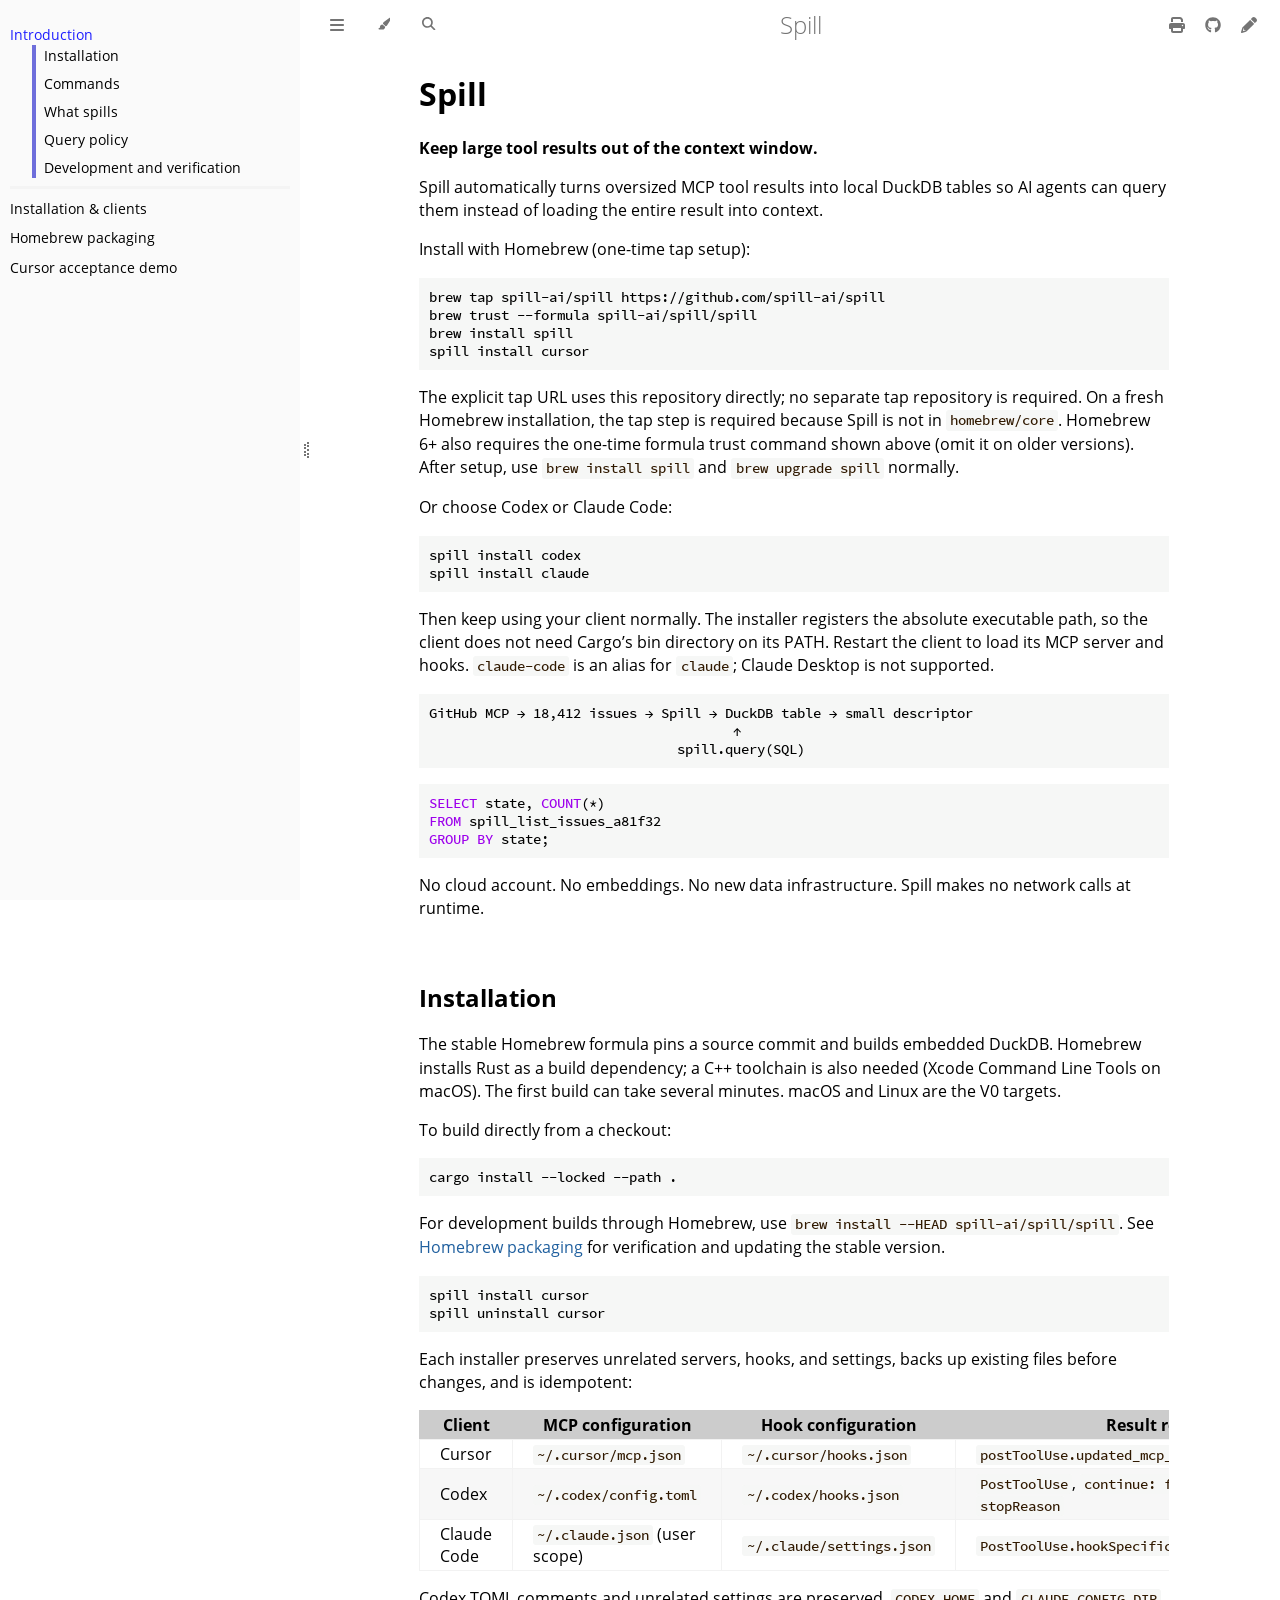
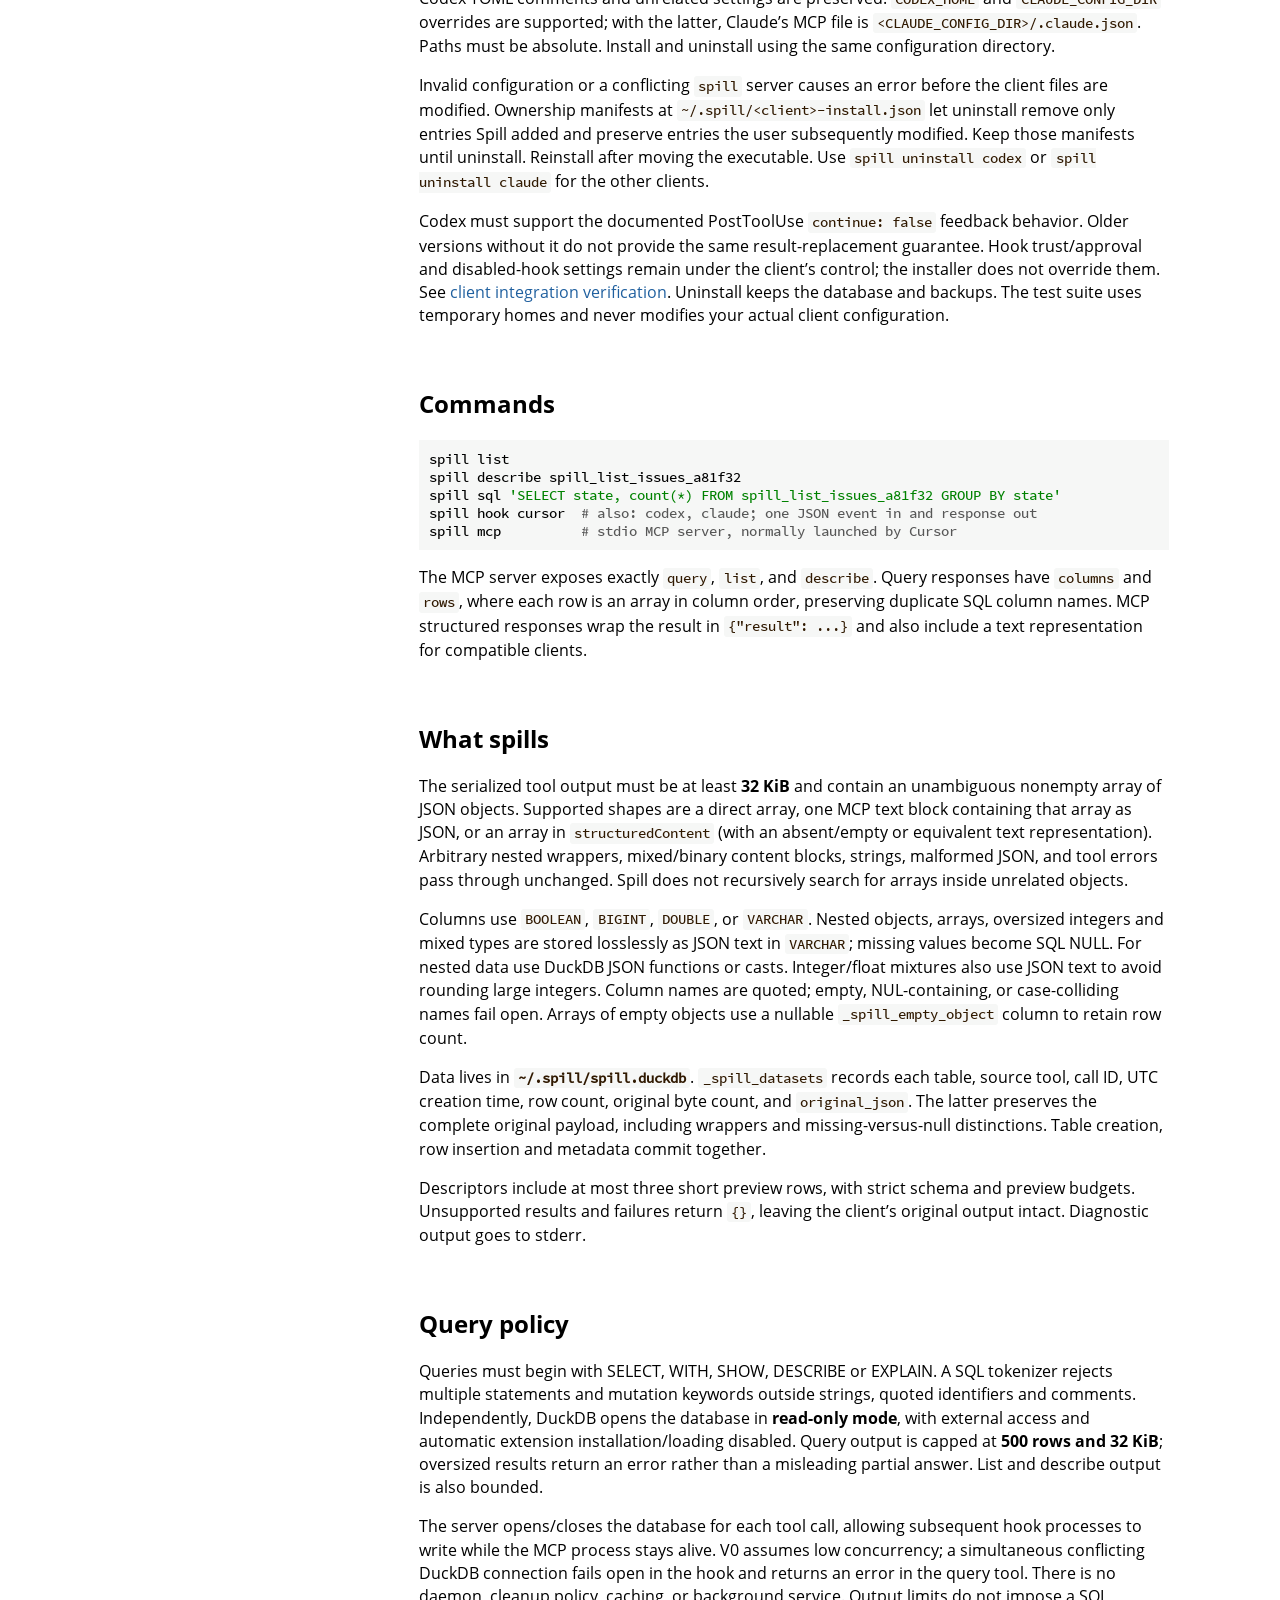
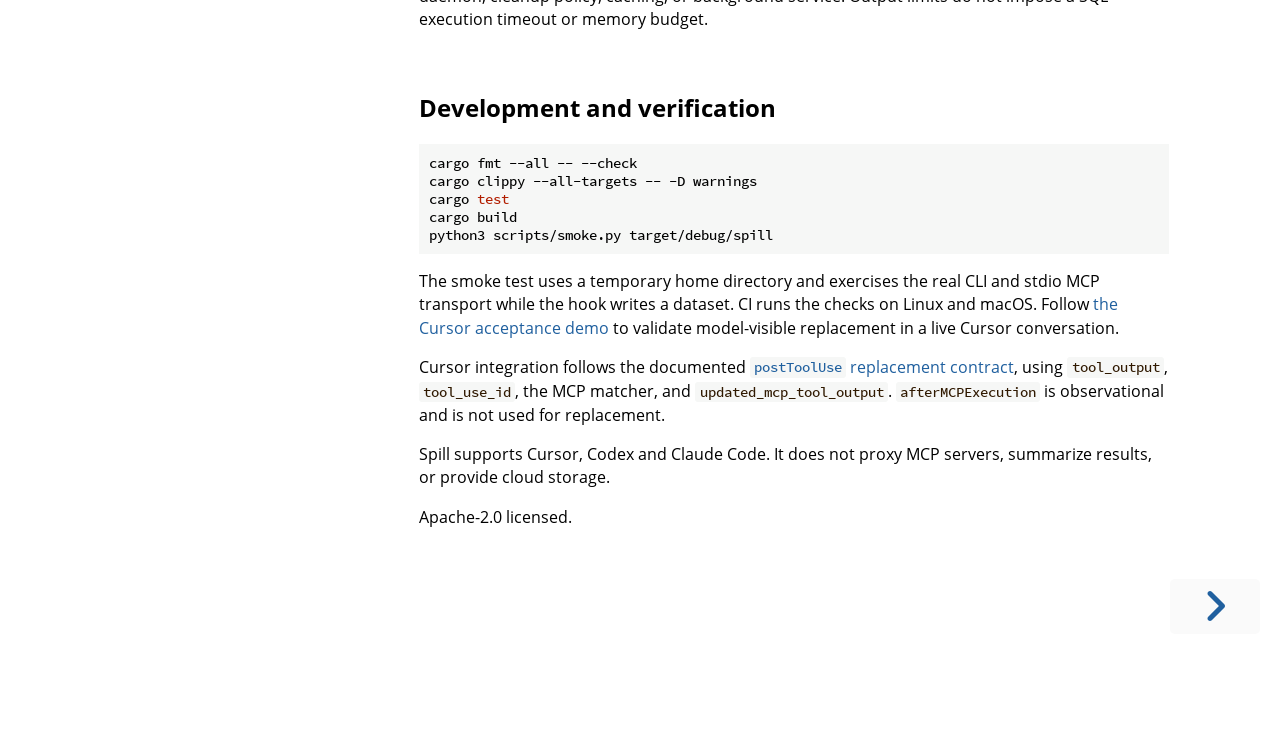
<file: book/index.html>
<!DOCTYPE HTML>
<html lang="en" class="light sidebar-visible" dir="ltr">
    <head>
        <!-- Book generated using mdBook -->
        <meta charset="UTF-8">
        <title>Introduction - Spill</title>


        <!-- Custom HTML head -->

        <meta name="description" content="Keep large MCP tool results out of the context window.">
        <meta name="viewport" content="width=device-width, initial-scale=1">
        <meta name="theme-color" content="#ffffff">

        <link rel="icon" href="favicon-de23e50b.svg">
        <link rel="shortcut icon" href="favicon-8114d1fc.png">
        <link rel="stylesheet" href="css/variables-8adf115d.css">
        <link rel="stylesheet" href="css/general-e96d0476.css">
        <link rel="stylesheet" href="css/chrome-d279d366.css">
        <link rel="stylesheet" href="css/print-9e4910d8.css" media="print">

        <!-- Fonts -->
        <link rel="stylesheet" href="fonts/fonts-9644e21d.css">

        <!-- Highlight.js Stylesheets -->
        <link rel="stylesheet" id="mdbook-highlight-css" href="highlight-493f70e1.css">
        <link rel="stylesheet" id="mdbook-tomorrow-night-css" href="tomorrow-night-4c0ae647.css">
        <link rel="stylesheet" id="mdbook-ayu-highlight-css" href="ayu-highlight-3fdfc3ac.css">

        <!-- Custom theme stylesheets -->


        <!-- Provide site root and default themes to javascript -->
        <script>
            const path_to_root = "";
            const default_light_theme = "light";
            const default_dark_theme = "navy";
            window.path_to_searchindex_js = "searchindex-efed3928.js";
        </script>
        <!-- Start loading toc.js asap -->
        <script src="toc-bd58bba1.js"></script>
    </head>
    <body>
    <div id="mdbook-help-container">
        <div id="mdbook-help-popup">
            <h2 class="mdbook-help-title">Keyboard shortcuts</h2>
            <div>
                <p>Press <kbd>←</kbd> or <kbd>→</kbd> to navigate between chapters</p>
                <p>Press <kbd>S</kbd> or <kbd>/</kbd> to search in the book</p>
                <p>Press <kbd>?</kbd> to show this help</p>
                <p>Press <kbd>Esc</kbd> to hide this help</p>
            </div>
        </div>
    </div>
    <div id="mdbook-body-container">
        <!-- Work around some values being stored in localStorage wrapped in quotes -->
        <script>
            try {
                let theme = localStorage.getItem('mdbook-theme');
                let sidebar = localStorage.getItem('mdbook-sidebar');

                if (theme.startsWith('"') && theme.endsWith('"')) {
                    localStorage.setItem('mdbook-theme', theme.slice(1, theme.length - 1));
                }

                if (sidebar.startsWith('"') && sidebar.endsWith('"')) {
                    localStorage.setItem('mdbook-sidebar', sidebar.slice(1, sidebar.length - 1));
                }
            } catch (e) { }
        </script>

        <!-- Set the theme before any content is loaded, prevents flash -->
        <script>
            const default_theme = window.matchMedia("(prefers-color-scheme: dark)").matches ? default_dark_theme : default_light_theme;
            let theme;
            try { theme = localStorage.getItem('mdbook-theme'); } catch(e) { }
            if (theme === null || theme === undefined) { theme = default_theme; }
            const html = document.documentElement;
            html.classList.remove('light')
            html.classList.add(theme);
            html.classList.add("js");
        </script>

        <input type="checkbox" id="mdbook-sidebar-toggle-anchor" class="hidden">

        <!-- Hide / unhide sidebar before it is displayed -->
        <script>
            let sidebar = null;
            const sidebar_toggle = document.getElementById("mdbook-sidebar-toggle-anchor");
            if (document.body.clientWidth >= 1080) {
                try { sidebar = localStorage.getItem('mdbook-sidebar'); } catch(e) { }
                sidebar = sidebar || 'visible';
            } else {
                sidebar = 'hidden';
                sidebar_toggle.checked = false;
            }
            if (sidebar === 'visible') {
                sidebar_toggle.checked = true;
            } else {
                html.classList.remove('sidebar-visible');
            }
        </script>

        <nav id="mdbook-sidebar" class="sidebar" aria-label="Table of contents">
            <!-- populated by js -->
            <mdbook-sidebar-scrollbox class="sidebar-scrollbox"></mdbook-sidebar-scrollbox>
            <noscript>
                <iframe class="sidebar-iframe-outer" src="toc.html"></iframe>
            </noscript>
            <div id="mdbook-sidebar-resize-handle" class="sidebar-resize-handle">
                <div class="sidebar-resize-indicator"></div>
            </div>
        </nav>

        <div id="mdbook-page-wrapper" class="page-wrapper">

            <div class="page">
                <div id="mdbook-menu-bar-hover-placeholder"></div>
                <div id="mdbook-menu-bar" class="menu-bar sticky">
                    <div class="left-buttons">
                        <label id="mdbook-sidebar-toggle" class="icon-button" for="mdbook-sidebar-toggle-anchor" title="Toggle Table of Contents" aria-label="Toggle Table of Contents" aria-controls="mdbook-sidebar">
                            <span class=fa-svg><svg xmlns="http://www.w3.org/2000/svg" viewBox="0 0 448 512"><!--! Font Awesome Free 6.2.0 by @fontawesome - https://fontawesome.com License - https://fontawesome.com/license/free (Icons: CC BY 4.0, Fonts: SIL OFL 1.1, Code: MIT License) Copyright 2022 Fonticons, Inc. --><path d="M0 96C0 78.3 14.3 64 32 64H416c17.7 0 32 14.3 32 32s-14.3 32-32 32H32C14.3 128 0 113.7 0 96zM0 256c0-17.7 14.3-32 32-32H416c17.7 0 32 14.3 32 32s-14.3 32-32 32H32c-17.7 0-32-14.3-32-32zM448 416c0 17.7-14.3 32-32 32H32c-17.7 0-32-14.3-32-32s14.3-32 32-32H416c17.7 0 32 14.3 32 32z"/></svg></span>
                        </label>
                        <button id="mdbook-theme-toggle" class="icon-button" type="button" title="Change theme" aria-label="Change theme" aria-haspopup="true" aria-expanded="false" aria-controls="mdbook-theme-list">
                            <span class=fa-svg><svg xmlns="http://www.w3.org/2000/svg" viewBox="0 0 576 512"><!--! Font Awesome Free 6.2.0 by @fontawesome - https://fontawesome.com License - https://fontawesome.com/license/free (Icons: CC BY 4.0, Fonts: SIL OFL 1.1, Code: MIT License) Copyright 2022 Fonticons, Inc. --><path d="M371.3 367.1c27.3-3.9 51.9-19.4 67.2-42.9L600.2 74.1c12.6-19.5 9.4-45.3-7.6-61.2S549.7-4.4 531.1 9.6L294.4 187.2c-24 18-38.2 46.1-38.4 76.1L371.3 367.1zm-19.6 25.4l-116-104.4C175.9 290.3 128 339.6 128 400c0 3.9 .2 7.8 .6 11.6c1.8 17.5-10.2 36.4-27.8 36.4H96c-17.7 0-32 14.3-32 32s14.3 32 32 32H240c61.9 0 112-50.1 112-112c0-2.5-.1-5-.2-7.5z"/></svg></span>
                        </button>
                        <ul id="mdbook-theme-list" class="theme-popup" aria-label="Themes" role="menu">
                            <li role="none"><button role="menuitem" class="theme" id="mdbook-theme-default_theme">Auto</button></li>
                            <li role="none"><button role="menuitem" class="theme" id="mdbook-theme-light">Light</button></li>
                            <li role="none"><button role="menuitem" class="theme" id="mdbook-theme-rust">Rust</button></li>
                            <li role="none"><button role="menuitem" class="theme" id="mdbook-theme-coal">Coal</button></li>
                            <li role="none"><button role="menuitem" class="theme" id="mdbook-theme-navy">Navy</button></li>
                            <li role="none"><button role="menuitem" class="theme" id="mdbook-theme-ayu">Ayu</button></li>
                        </ul>
                        <button id="mdbook-search-toggle" class="icon-button" type="button" title="Search (`/`)" aria-label="Toggle Searchbar" aria-expanded="false" aria-keyshortcuts="/ s" aria-controls="mdbook-searchbar">
                            <span class=fa-svg><svg xmlns="http://www.w3.org/2000/svg" viewBox="0 0 512 512"><!--! Font Awesome Free 6.2.0 by @fontawesome - https://fontawesome.com License - https://fontawesome.com/license/free (Icons: CC BY 4.0, Fonts: SIL OFL 1.1, Code: MIT License) Copyright 2022 Fonticons, Inc. --><path d="M416 208c0 45.9-14.9 88.3-40 122.7L502.6 457.4c12.5 12.5 12.5 32.8 0 45.3s-32.8 12.5-45.3 0L330.7 376c-34.4 25.2-76.8 40-122.7 40C93.1 416 0 322.9 0 208S93.1 0 208 0S416 93.1 416 208zM208 352c79.5 0 144-64.5 144-144s-64.5-144-144-144S64 128.5 64 208s64.5 144 144 144z"/></svg></span>
                        </button>
                    </div>

                    <h1 class="menu-title">Spill</h1>

                    <div class="right-buttons">
                        <a href="print.html" title="Print this book" aria-label="Print this book">
                            <span class=fa-svg id="print-button"><svg xmlns="http://www.w3.org/2000/svg" viewBox="0 0 512 512"><!--! Font Awesome Free 6.2.0 by @fontawesome - https://fontawesome.com License - https://fontawesome.com/license/free (Icons: CC BY 4.0, Fonts: SIL OFL 1.1, Code: MIT License) Copyright 2022 Fonticons, Inc. --><path d="M128 0C92.7 0 64 28.7 64 64v96h64V64H354.7L384 93.3V160h64V93.3c0-17-6.7-33.3-18.7-45.3L400 18.7C388 6.7 371.7 0 354.7 0H128zM384 352v32 64H128V384 368 352H384zm64 32h32c17.7 0 32-14.3 32-32V256c0-35.3-28.7-64-64-64H64c-35.3 0-64 28.7-64 64v96c0 17.7 14.3 32 32 32H64v64c0 35.3 28.7 64 64 64H384c35.3 0 64-28.7 64-64V384zm-16-88c-13.3 0-24-10.7-24-24s10.7-24 24-24s24 10.7 24 24s-10.7 24-24 24z"/></svg></span>
                        </a>
                        <a href="https://github.com/spill-ai/spill" title="Git repository" aria-label="Git repository">
                            <span class=fa-svg><svg xmlns="http://www.w3.org/2000/svg" viewBox="0 0 496 512"><!--! Font Awesome Free 6.2.0 by @fontawesome - https://fontawesome.com License - https://fontawesome.com/license/free (Icons: CC BY 4.0, Fonts: SIL OFL 1.1, Code: MIT License) Copyright 2022 Fonticons, Inc. --><path d="M165.9 397.4c0 2-2.3 3.6-5.2 3.6-3.3.3-5.6-1.3-5.6-3.6 0-2 2.3-3.6 5.2-3.6 3-.3 5.6 1.3 5.6 3.6zm-31.1-4.5c-.7 2 1.3 4.3 4.3 4.9 2.6 1 5.6 0 6.2-2s-1.3-4.3-4.3-5.2c-2.6-.7-5.5.3-6.2 2.3zm44.2-1.7c-2.9.7-4.9 2.6-4.6 4.9.3 2 2.9 3.3 5.9 2.6 2.9-.7 4.9-2.6 4.6-4.6-.3-1.9-3-3.2-5.9-2.9zM244.8 8C106.1 8 0 113.3 0 252c0 110.9 69.8 205.8 169.5 239.2 12.8 2.3 17.3-5.6 17.3-12.1 0-6.2-.3-40.4-.3-61.4 0 0-70 15-84.7-29.8 0 0-11.4-29.1-27.8-36.6 0 0-22.9-15.7 1.6-15.4 0 0 24.9 2 38.6 25.8 21.9 38.6 58.6 27.5 72.9 20.9 2.3-16 8.8-27.1 16-33.7-55.9-6.2-112.3-14.3-112.3-110.5 0-27.5 7.6-41.3 23.6-58.9-2.6-6.5-11.1-33.3 2.6-67.9 20.9-6.5 69 27 69 27 20-5.6 41.5-8.5 62.8-8.5s42.8 2.9 62.8 8.5c0 0 48.1-33.6 69-27 13.7 34.7 5.2 61.4 2.6 67.9 16 17.7 25.8 31.5 25.8 58.9 0 96.5-58.9 104.2-114.8 110.5 9.2 7.9 17 22.9 17 46.4 0 33.7-.3 75.4-.3 83.6 0 6.5 4.6 14.4 17.3 12.1C428.2 457.8 496 362.9 496 252 496 113.3 383.5 8 244.8 8zM97.2 352.9c-1.3 1-1 3.3.7 5.2 1.6 1.6 3.9 2.3 5.2 1 1.3-1 1-3.3-.7-5.2-1.6-1.6-3.9-2.3-5.2-1zm-10.8-8.1c-.7 1.3.3 2.9 2.3 3.9 1.6 1 3.6.7 4.3-.7.7-1.3-.3-2.9-2.3-3.9-2-.6-3.6-.3-4.3.7zm32.4 35.6c-1.6 1.3-1 4.3 1.3 6.2 2.3 2.3 5.2 2.6 6.5 1 1.3-1.3.7-4.3-1.3-6.2-2.2-2.3-5.2-2.6-6.5-1zm-11.4-14.7c-1.6 1-1.6 3.6 0 5.9 1.6 2.3 4.3 3.3 5.6 2.3 1.6-1.3 1.6-3.9 0-6.2-1.4-2.3-4-3.3-5.6-2z"/></svg></span>
                        </a>
                        <a href="https://github.com/spill-ai/spill/edit/main/docs/docs/../README.md" title="Suggest an edit" aria-label="Suggest an edit" rel="edit">
                            <span class=fa-svg id="git-edit-button"><svg xmlns="http://www.w3.org/2000/svg" viewBox="0 0 512 512"><!--! Font Awesome Free 6.2.0 by @fontawesome - https://fontawesome.com License - https://fontawesome.com/license/free (Icons: CC BY 4.0, Fonts: SIL OFL 1.1, Code: MIT License) Copyright 2022 Fonticons, Inc. --><path d="M421.7 220.3l-11.3 11.3-22.6 22.6-205 205c-6.6 6.6-14.8 11.5-23.8 14.1L30.8 511c-8.4 2.5-17.5 .2-23.7-6.1S-1.5 489.7 1 481.2L38.7 353.1c2.6-9 7.5-17.2 14.1-23.8l205-205 22.6-22.6 11.3-11.3 33.9 33.9 62.1 62.1 33.9 33.9zM96 353.9l-9.3 9.3c-.9 .9-1.6 2.1-2 3.4l-25.3 86 86-25.3c1.3-.4 2.5-1.1 3.4-2l9.3-9.3H112c-8.8 0-16-7.2-16-16V353.9zM453.3 19.3l39.4 39.4c25 25 25 65.5 0 90.5l-14.5 14.5-22.6 22.6-11.3 11.3-33.9-33.9-62.1-62.1L314.3 67.7l11.3-11.3 22.6-22.6 14.5-14.5c25-25 65.5-25 90.5 0z"/></svg></span>
                        </a>

                    </div>
                </div>

                <div id="mdbook-search-wrapper" class="hidden">
                    <form id="mdbook-searchbar-outer" class="searchbar-outer">
                        <div class="search-wrapper">
                            <input type="search" id="mdbook-searchbar" name="searchbar" placeholder="Search this book ..." aria-controls="mdbook-searchresults-outer" aria-describedby="searchresults-header">
                            <div class="spinner-wrapper">
                                <span class=fa-svg id="fa-spin"><svg xmlns="http://www.w3.org/2000/svg" viewBox="0 0 512 512"><!--! Font Awesome Free 6.2.0 by @fontawesome - https://fontawesome.com License - https://fontawesome.com/license/free (Icons: CC BY 4.0, Fonts: SIL OFL 1.1, Code: MIT License) Copyright 2022 Fonticons, Inc. --><path d="M304 48c0-26.5-21.5-48-48-48s-48 21.5-48 48s21.5 48 48 48s48-21.5 48-48zm0 416c0-26.5-21.5-48-48-48s-48 21.5-48 48s21.5 48 48 48s48-21.5 48-48zM48 304c26.5 0 48-21.5 48-48s-21.5-48-48-48s-48 21.5-48 48s21.5 48 48 48zm464-48c0-26.5-21.5-48-48-48s-48 21.5-48 48s21.5 48 48 48s48-21.5 48-48zM142.9 437c18.7-18.7 18.7-49.1 0-67.9s-49.1-18.7-67.9 0s-18.7 49.1 0 67.9s49.1 18.7 67.9 0zm0-294.2c18.7-18.7 18.7-49.1 0-67.9S93.7 56.2 75 75s-18.7 49.1 0 67.9s49.1 18.7 67.9 0zM369.1 437c18.7 18.7 49.1 18.7 67.9 0s18.7-49.1 0-67.9s-49.1-18.7-67.9 0s-18.7 49.1 0 67.9z"/></svg></span>
                            </div>
                        </div>
                    </form>
                    <div id="mdbook-searchresults-outer" class="searchresults-outer hidden">
                        <div id="mdbook-searchresults-header" class="searchresults-header"></div>
                        <ul id="mdbook-searchresults">
                        </ul>
                    </div>
                </div>

                <!-- Apply ARIA attributes after the sidebar and the sidebar toggle button are added to the DOM -->
                <script>
                    document.getElementById('mdbook-sidebar-toggle').setAttribute('aria-expanded', sidebar === 'visible');
                    document.getElementById('mdbook-sidebar').setAttribute('aria-hidden', sidebar !== 'visible');
                    Array.from(document.querySelectorAll('#mdbook-sidebar a')).forEach(function(link) {
                        link.setAttribute('tabIndex', sidebar === 'visible' ? 0 : -1);
                    });
                </script>

                <div id="mdbook-content" class="content">
                    <main>
                        <h1 id="spill"><a class="header" href="#spill">Spill</a></h1>
<p><strong>Keep large tool results out of the context window.</strong></p>
<p>Spill automatically turns oversized MCP tool results into local DuckDB tables so AI agents can query them instead of loading the entire result into context.</p>
<p>Install with Homebrew (one-time tap setup):</p>
<pre><code class="language-bash">brew tap spill-ai/spill https://github.com/spill-ai/spill
brew trust --formula spill-ai/spill/spill
brew install spill
spill install cursor
</code></pre>
<p>The explicit tap URL uses this repository directly; no separate tap repository is required. On a fresh Homebrew installation, the tap step is required because Spill is not in <code>homebrew/core</code>. Homebrew 6+ also requires the one-time formula trust command shown above (omit it on older versions). After setup, use <code>brew install spill</code> and <code>brew upgrade spill</code> normally.</p>
<p>Or choose Codex or Claude Code:</p>
<pre><code class="language-bash">spill install codex
spill install claude
</code></pre>
<p>Then keep using your client normally. The installer registers the absolute executable path, so the client does not need Cargo’s bin directory on its PATH. Restart the client to load its MCP server and hooks. <code>claude-code</code> is an alias for <code>claude</code>; Claude Desktop is not supported.</p>
<pre><code class="language-text">GitHub MCP → 18,412 issues → Spill → DuckDB table → small descriptor
                                      ↑
                               spill.query(SQL)
</code></pre>
<pre><code class="language-sql">SELECT state, COUNT(*)
FROM spill_list_issues_a81f32
GROUP BY state;
</code></pre>
<p>No cloud account. No embeddings. No new data infrastructure. Spill makes no network calls at runtime.</p>
<h2 id="installation"><a class="header" href="#installation">Installation</a></h2>
<p>The stable Homebrew formula pins a source commit and builds embedded DuckDB. Homebrew installs Rust as a build dependency; a C++ toolchain is also needed (Xcode Command Line Tools on macOS). The first build can take several minutes. macOS and Linux are the V0 targets.</p>
<p>To build directly from a checkout:</p>
<pre><code class="language-bash">cargo install --locked --path .
</code></pre>
<p>For development builds through Homebrew, use <code>brew install --HEAD spill-ai/spill/spill</code>. See <a href="docs/homebrew.html">Homebrew packaging</a> for verification and updating the stable version.</p>
<pre><code class="language-bash">spill install cursor
spill uninstall cursor
</code></pre>
<p>Each installer preserves unrelated servers, hooks, and settings, backs up existing files before changes, and is idempotent:</p>
<div class="table-wrapper">
<table>
<thead>
<tr><th>Client</th><th>MCP configuration</th><th>Hook configuration</th><th>Result replacement</th></tr>
</thead>
<tbody>
<tr><td>Cursor</td><td><code>~/.cursor/mcp.json</code></td><td><code>~/.cursor/hooks.json</code></td><td><code>postToolUse.updated_mcp_tool_output</code></td></tr>
<tr><td>Codex</td><td><code>~/.codex/config.toml</code></td><td><code>~/.codex/hooks.json</code></td><td><code>PostToolUse</code>, <code>continue: false</code>, descriptor in <code>stopReason</code></td></tr>
<tr><td>Claude Code</td><td><code>~/.claude.json</code> (user scope)</td><td><code>~/.claude/settings.json</code></td><td><code>PostToolUse.hookSpecificOutput.updatedMCPToolOutput</code></td></tr>
</tbody>
</table>
</div>
<p>Codex TOML comments and unrelated settings are preserved. <code>CODEX_HOME</code> and <code>CLAUDE_CONFIG_DIR</code> overrides are supported; with the latter, Claude’s MCP file is <code>&lt;CLAUDE_CONFIG_DIR&gt;/.claude.json</code>. Paths must be absolute. Install and uninstall using the same configuration directory.</p>
<p>Invalid configuration or a conflicting <code>spill</code> server causes an error before the client files are modified. Ownership manifests at <code>~/.spill/&lt;client&gt;-install.json</code> let uninstall remove only entries Spill added and preserve entries the user subsequently modified. Keep those manifests until uninstall. Reinstall after moving the executable. Use <code>spill uninstall codex</code> or <code>spill uninstall claude</code> for the other clients.</p>
<p>Codex must support the documented PostToolUse <code>continue: false</code> feedback behavior. Older versions without it do not provide the same result-replacement guarantee. Hook trust/approval and disabled-hook settings remain under the client’s control; the installer does not override them. See <a href="docs/clients.html">client integration verification</a>.
Uninstall keeps the database and backups. The test suite uses temporary homes and never modifies your actual client configuration.</p>
<h2 id="commands"><a class="header" href="#commands">Commands</a></h2>
<pre><code class="language-bash">spill list
spill describe spill_list_issues_a81f32
spill sql 'SELECT state, count(*) FROM spill_list_issues_a81f32 GROUP BY state'
spill hook cursor  # also: codex, claude; one JSON event in and response out
spill mcp          # stdio MCP server, normally launched by Cursor
</code></pre>
<p>The MCP server exposes exactly <code>query</code>, <code>list</code>, and <code>describe</code>. Query responses have <code>columns</code> and <code>rows</code>, where each row is an array in column order, preserving duplicate SQL column names. MCP structured responses wrap the result in <code>{"result": ...}</code> and also include a text representation for compatible clients.</p>
<h2 id="what-spills"><a class="header" href="#what-spills">What spills</a></h2>
<p>The serialized tool output must be at least <strong>32 KiB</strong> and contain an unambiguous nonempty array of JSON objects. Supported shapes are a direct array, one MCP text block containing that array as JSON, or an array in <code>structuredContent</code> (with an absent/empty or equivalent text representation). Arbitrary nested wrappers, mixed/binary content blocks, strings, malformed JSON, and tool errors pass through unchanged. Spill does not recursively search for arrays inside unrelated objects.</p>
<p>Columns use <code>BOOLEAN</code>, <code>BIGINT</code>, <code>DOUBLE</code>, or <code>VARCHAR</code>. Nested objects, arrays, oversized integers and mixed types are stored losslessly as JSON text in <code>VARCHAR</code>; missing values become SQL NULL. For nested data use DuckDB JSON functions or casts. Integer/float mixtures also use JSON text to avoid rounding large integers. Column names are quoted; empty, NUL-containing, or case-colliding names fail open. Arrays of empty objects use a nullable <code>_spill_empty_object</code> column to retain row count.</p>
<p>Data lives in <strong><code>~/.spill/spill.duckdb</code></strong>. <code>_spill_datasets</code> records each table, source tool, call ID, UTC creation time, row count, original byte count, and <code>original_json</code>. The latter preserves the complete original payload, including wrappers and missing-versus-null distinctions. Table creation, row insertion and metadata commit together.</p>
<p>Descriptors include at most three short preview rows, with strict schema and preview budgets. Unsupported results and failures return <code>{}</code>, leaving the client’s original output intact. Diagnostic output goes to stderr.</p>
<h2 id="query-policy"><a class="header" href="#query-policy">Query policy</a></h2>
<p>Queries must begin with SELECT, WITH, SHOW, DESCRIBE or EXPLAIN. A SQL tokenizer rejects multiple statements and mutation keywords outside strings, quoted identifiers and comments. Independently, DuckDB opens the database in <strong>read-only mode</strong>, with external access and automatic extension installation/loading disabled. Query output is capped at <strong>500 rows and 32 KiB</strong>; oversized results return an error rather than a misleading partial answer. List and describe output is also bounded.</p>
<p>The server opens/closes the database for each tool call, allowing subsequent hook processes to write while the MCP process stays alive. V0 assumes low concurrency; a simultaneous conflicting DuckDB connection fails open in the hook and returns an error in the query tool. There is no daemon, cleanup policy, caching, or background service. Output limits do not impose a SQL execution timeout or memory budget.</p>
<h2 id="development-and-verification"><a class="header" href="#development-and-verification">Development and verification</a></h2>
<pre><code class="language-bash">cargo fmt --all -- --check
cargo clippy --all-targets -- -D warnings
cargo test
cargo build
python3 scripts/smoke.py target/debug/spill
</code></pre>
<p>The smoke test uses a temporary home directory and exercises the real CLI and stdio MCP transport while the hook writes a dataset. CI runs the checks on Linux and macOS. Follow <a href="docs/cursor-demo.html">the Cursor acceptance demo</a> to validate model-visible replacement in a live Cursor conversation.</p>
<p>Cursor integration follows the documented <a href="https://cursor.com/docs/hooks"><code>postToolUse</code> replacement contract</a>, using <code>tool_output</code>, <code>tool_use_id</code>, the MCP matcher, and <code>updated_mcp_tool_output</code>. <code>afterMCPExecution</code> is observational and is not used for replacement.</p>
<p>Spill supports Cursor, Codex and Claude Code. It does not proxy MCP servers, summarize results, or provide cloud storage.</p>
<p>Apache-2.0 licensed.</p>

                    </main>

                    <nav class="nav-wrapper" aria-label="Page navigation">
                        <!-- Mobile navigation buttons -->

                            <a rel="next prefetch" href="clients.html" class="mobile-nav-chapters next" title="Next chapter" aria-label="Next chapter" aria-keyshortcuts="Right">
                                <span class=fa-svg><svg xmlns="http://www.w3.org/2000/svg" viewBox="0 0 320 512"><!--! Font Awesome Free 6.2.0 by @fontawesome - https://fontawesome.com License - https://fontawesome.com/license/free (Icons: CC BY 4.0, Fonts: SIL OFL 1.1, Code: MIT License) Copyright 2022 Fonticons, Inc. --><path d="M278.6 233.4c12.5 12.5 12.5 32.8 0 45.3l-160 160c-12.5 12.5-32.8 12.5-45.3 0s-12.5-32.8 0-45.3L210.7 256 73.4 118.6c-12.5-12.5-12.5-32.8 0-45.3s32.8-12.5 45.3 0l160 160z"/></svg></span>
                            </a>

                        <div style="clear: both"></div>
                    </nav>
                </div>
            </div>

            <nav class="nav-wide-wrapper" aria-label="Page navigation">

                    <a rel="next prefetch" href="clients.html" class="nav-chapters next" title="Next chapter" aria-label="Next chapter" aria-keyshortcuts="Right">
                        <span class=fa-svg><svg xmlns="http://www.w3.org/2000/svg" viewBox="0 0 320 512"><!--! Font Awesome Free 6.2.0 by @fontawesome - https://fontawesome.com License - https://fontawesome.com/license/free (Icons: CC BY 4.0, Fonts: SIL OFL 1.1, Code: MIT License) Copyright 2022 Fonticons, Inc. --><path d="M278.6 233.4c12.5 12.5 12.5 32.8 0 45.3l-160 160c-12.5 12.5-32.8 12.5-45.3 0s-12.5-32.8 0-45.3L210.7 256 73.4 118.6c-12.5-12.5-12.5-32.8 0-45.3s32.8-12.5 45.3 0l160 160z"/></svg></span>
                    </a>
            </nav>

        </div>

        <template id=fa-eye><span class=fa-svg><svg xmlns="http://www.w3.org/2000/svg" viewBox="0 0 576 512"><!--! Font Awesome Free 6.2.0 by @fontawesome - https://fontawesome.com License - https://fontawesome.com/license/free (Icons: CC BY 4.0, Fonts: SIL OFL 1.1, Code: MIT License) Copyright 2022 Fonticons, Inc. --><path d="M288 32c-80.8 0-145.5 36.8-192.6 80.6C48.6 156 17.3 208 2.5 243.7c-3.3 7.9-3.3 16.7 0 24.6C17.3 304 48.6 356 95.4 399.4C142.5 443.2 207.2 480 288 480s145.5-36.8 192.6-80.6c46.8-43.5 78.1-95.4 93-131.1c3.3-7.9 3.3-16.7 0-24.6c-14.9-35.7-46.2-87.7-93-131.1C433.5 68.8 368.8 32 288 32zM432 256c0 79.5-64.5 144-144 144s-144-64.5-144-144s64.5-144 144-144s144 64.5 144 144zM288 192c0 35.3-28.7 64-64 64c-11.5 0-22.3-3-31.6-8.4c-.2 2.8-.4 5.5-.4 8.4c0 53 43 96 96 96s96-43 96-96s-43-96-96-96c-2.8 0-5.6 .1-8.4 .4c5.3 9.3 8.4 20.1 8.4 31.6z"/></svg></span></template>
        <template id=fa-eye-slash><span class=fa-svg><svg xmlns="http://www.w3.org/2000/svg" viewBox="0 0 640 512"><!--! Font Awesome Free 6.2.0 by @fontawesome - https://fontawesome.com License - https://fontawesome.com/license/free (Icons: CC BY 4.0, Fonts: SIL OFL 1.1, Code: MIT License) Copyright 2022 Fonticons, Inc. --><path d="M38.8 5.1C28.4-3.1 13.3-1.2 5.1 9.2S-1.2 34.7 9.2 42.9l592 464c10.4 8.2 25.5 6.3 33.7-4.1s6.3-25.5-4.1-33.7L525.6 386.7c39.6-40.6 66.4-86.1 79.9-118.4c3.3-7.9 3.3-16.7 0-24.6c-14.9-35.7-46.2-87.7-93-131.1C465.5 68.8 400.8 32 320 32c-68.2 0-125 26.3-169.3 60.8L38.8 5.1zM223.1 149.5C248.6 126.2 282.7 112 320 112c79.5 0 144 64.5 144 144c0 24.9-6.3 48.3-17.4 68.7L408 294.5c5.2-11.8 8-24.8 8-38.5c0-53-43-96-96-96c-2.8 0-5.6 .1-8.4 .4c5.3 9.3 8.4 20.1 8.4 31.6c0 10.2-2.4 19.8-6.6 28.3l-90.3-70.8zm223.1 298L373 389.9c-16.4 6.5-34.3 10.1-53 10.1c-79.5 0-144-64.5-144-144c0-6.9 .5-13.6 1.4-20.2L83.1 161.5C60.3 191.2 44 220.8 34.5 243.7c-3.3 7.9-3.3 16.7 0 24.6c14.9 35.7 46.2 87.7 93 131.1C174.5 443.2 239.2 480 320 480c47.8 0 89.9-12.9 126.2-32.5z"/></svg></span></template>
        <template id=fa-copy><span class=fa-svg><svg xmlns="http://www.w3.org/2000/svg" viewBox="0 0 512 512"><!--! Font Awesome Free 6.2.0 by @fontawesome - https://fontawesome.com License - https://fontawesome.com/license/free (Icons: CC BY 4.0, Fonts: SIL OFL 1.1, Code: MIT License) Copyright 2022 Fonticons, Inc. --><path d="M502.6 70.63l-61.25-61.25C435.4 3.371 427.2 0 418.7 0H255.1c-35.35 0-64 28.66-64 64l.0195 256C192 355.4 220.7 384 256 384h192c35.2 0 64-28.8 64-64V93.25C512 84.77 508.6 76.63 502.6 70.63zM464 320c0 8.836-7.164 16-16 16H255.1c-8.838 0-16-7.164-16-16L239.1 64.13c0-8.836 7.164-16 16-16h128L384 96c0 17.67 14.33 32 32 32h47.1V320zM272 448c0 8.836-7.164 16-16 16H63.1c-8.838 0-16-7.164-16-16L47.98 192.1c0-8.836 7.164-16 16-16H160V128H63.99c-35.35 0-64 28.65-64 64l.0098 256C.002 483.3 28.66 512 64 512h192c35.2 0 64-28.8 64-64v-32h-47.1L272 448z"/></svg></span></template>
        <template id=fa-play><span class=fa-svg><svg xmlns="http://www.w3.org/2000/svg" viewBox="0 0 384 512"><!--! Font Awesome Free 6.2.0 by @fontawesome - https://fontawesome.com License - https://fontawesome.com/license/free (Icons: CC BY 4.0, Fonts: SIL OFL 1.1, Code: MIT License) Copyright 2022 Fonticons, Inc. --><path d="M73 39c-14.8-9.1-33.4-9.4-48.5-.9S0 62.6 0 80V432c0 17.4 9.4 33.4 24.5 41.9s33.7 8.1 48.5-.9L361 297c14.3-8.7 23-24.2 23-41s-8.7-32.2-23-41L73 39z"/></svg></span></template>
        <template id=fa-clock-rotate-left><span class=fa-svg><svg xmlns="http://www.w3.org/2000/svg" viewBox="0 0 512 512"><!--! Font Awesome Free 6.2.0 by @fontawesome - https://fontawesome.com License - https://fontawesome.com/license/free (Icons: CC BY 4.0, Fonts: SIL OFL 1.1, Code: MIT License) Copyright 2022 Fonticons, Inc. --><path d="M75 75L41 41C25.9 25.9 0 36.6 0 57.9V168c0 13.3 10.7 24 24 24H134.1c21.4 0 32.1-25.9 17-41l-30.8-30.8C155 85.5 203 64 256 64c106 0 192 86 192 192s-86 192-192 192c-40.8 0-78.6-12.7-109.7-34.4c-14.5-10.1-34.4-6.6-44.6 7.9s-6.6 34.4 7.9 44.6C151.2 495 201.7 512 256 512c141.4 0 256-114.6 256-256S397.4 0 256 0C185.3 0 121.3 28.7 75 75zm181 53c-13.3 0-24 10.7-24 24V256c0 6.4 2.5 12.5 7 17l72 72c9.4 9.4 24.6 9.4 33.9 0s9.4-24.6 0-33.9l-65-65V152c0-13.3-10.7-24-24-24z"/></svg></span></template>



        <script>
            window.playground_copyable = true;
        </script>


        <script src="elasticlunr-ef4e11c1.min.js"></script>
        <script src="mark-09e88c2c.min.js"></script>
        <script src="searcher-09f2665d.js"></script>

        <script src="clipboard-1626706a.min.js"></script>
        <script src="highlight-abc7f01d.js"></script>
        <script src="book-609e4cb8.js"></script>

        <!-- Custom JS scripts -->



    </div>
    </body>
</html>
</file>
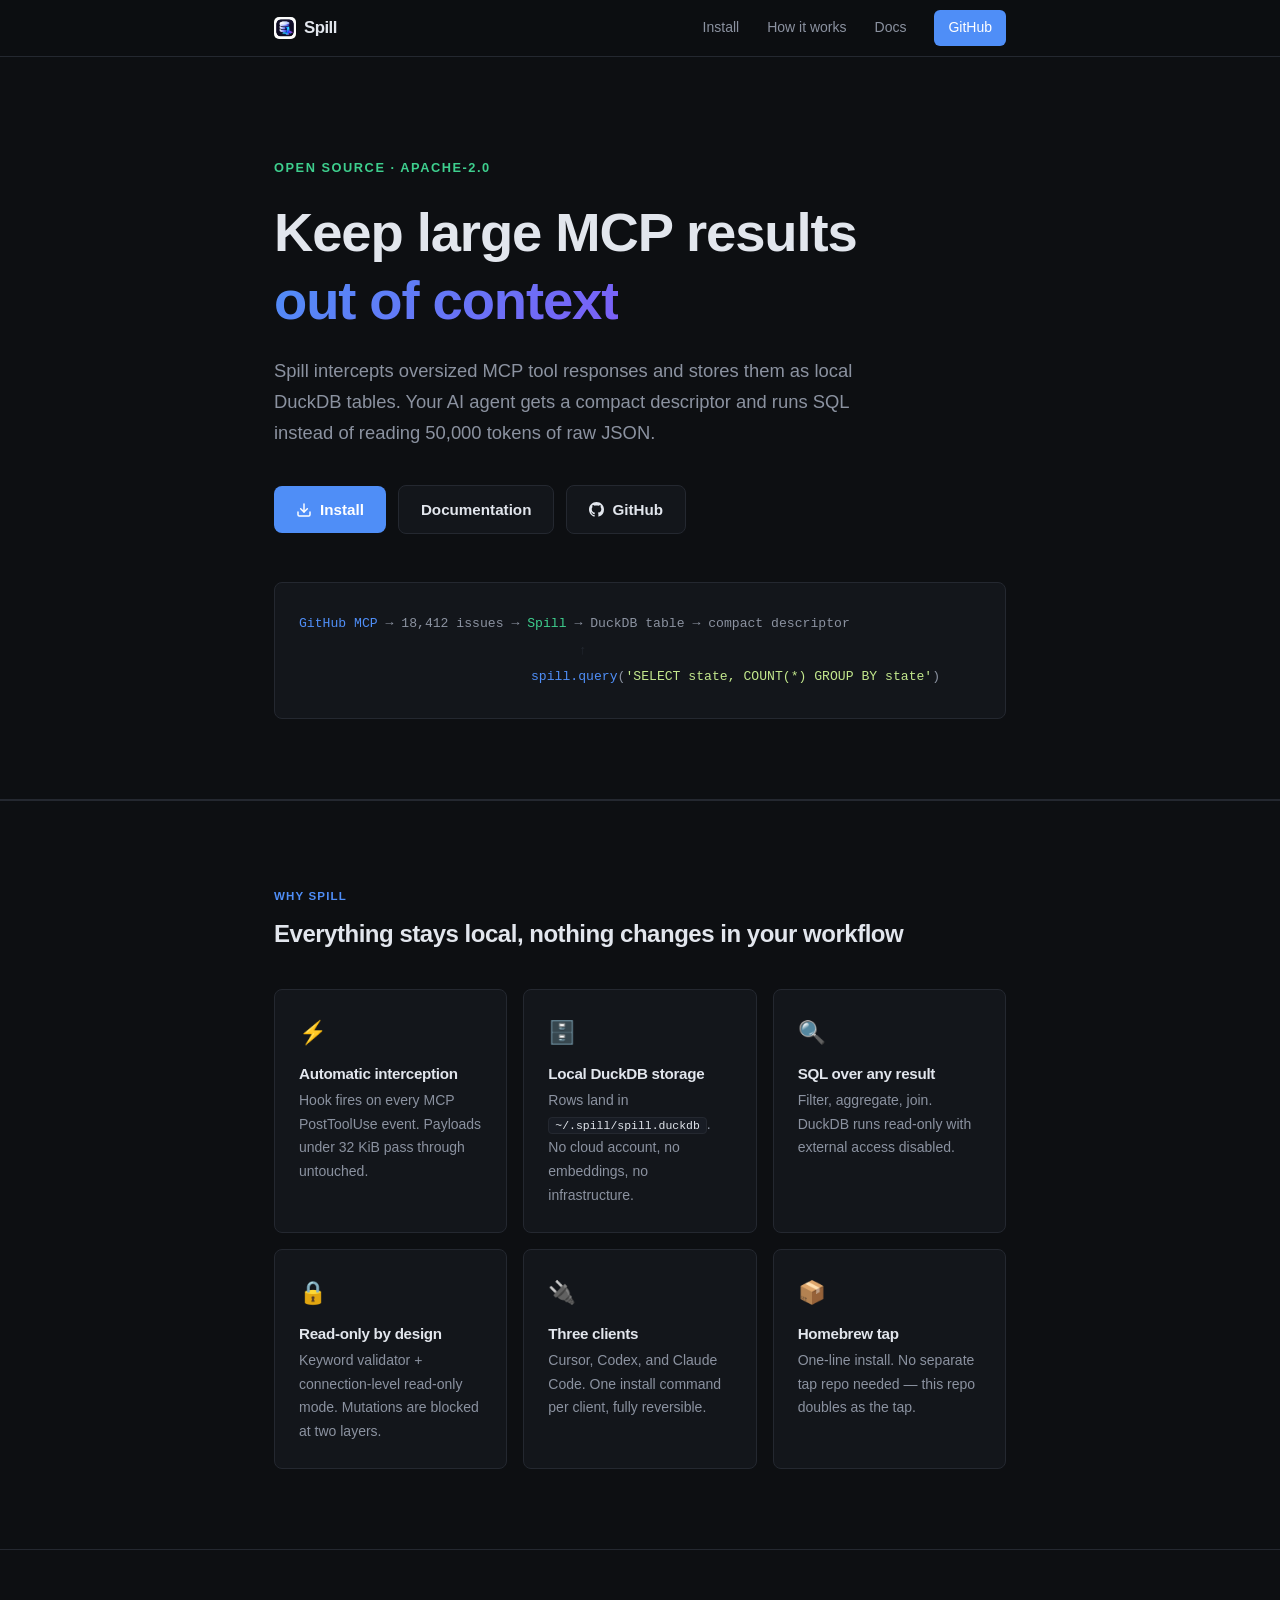
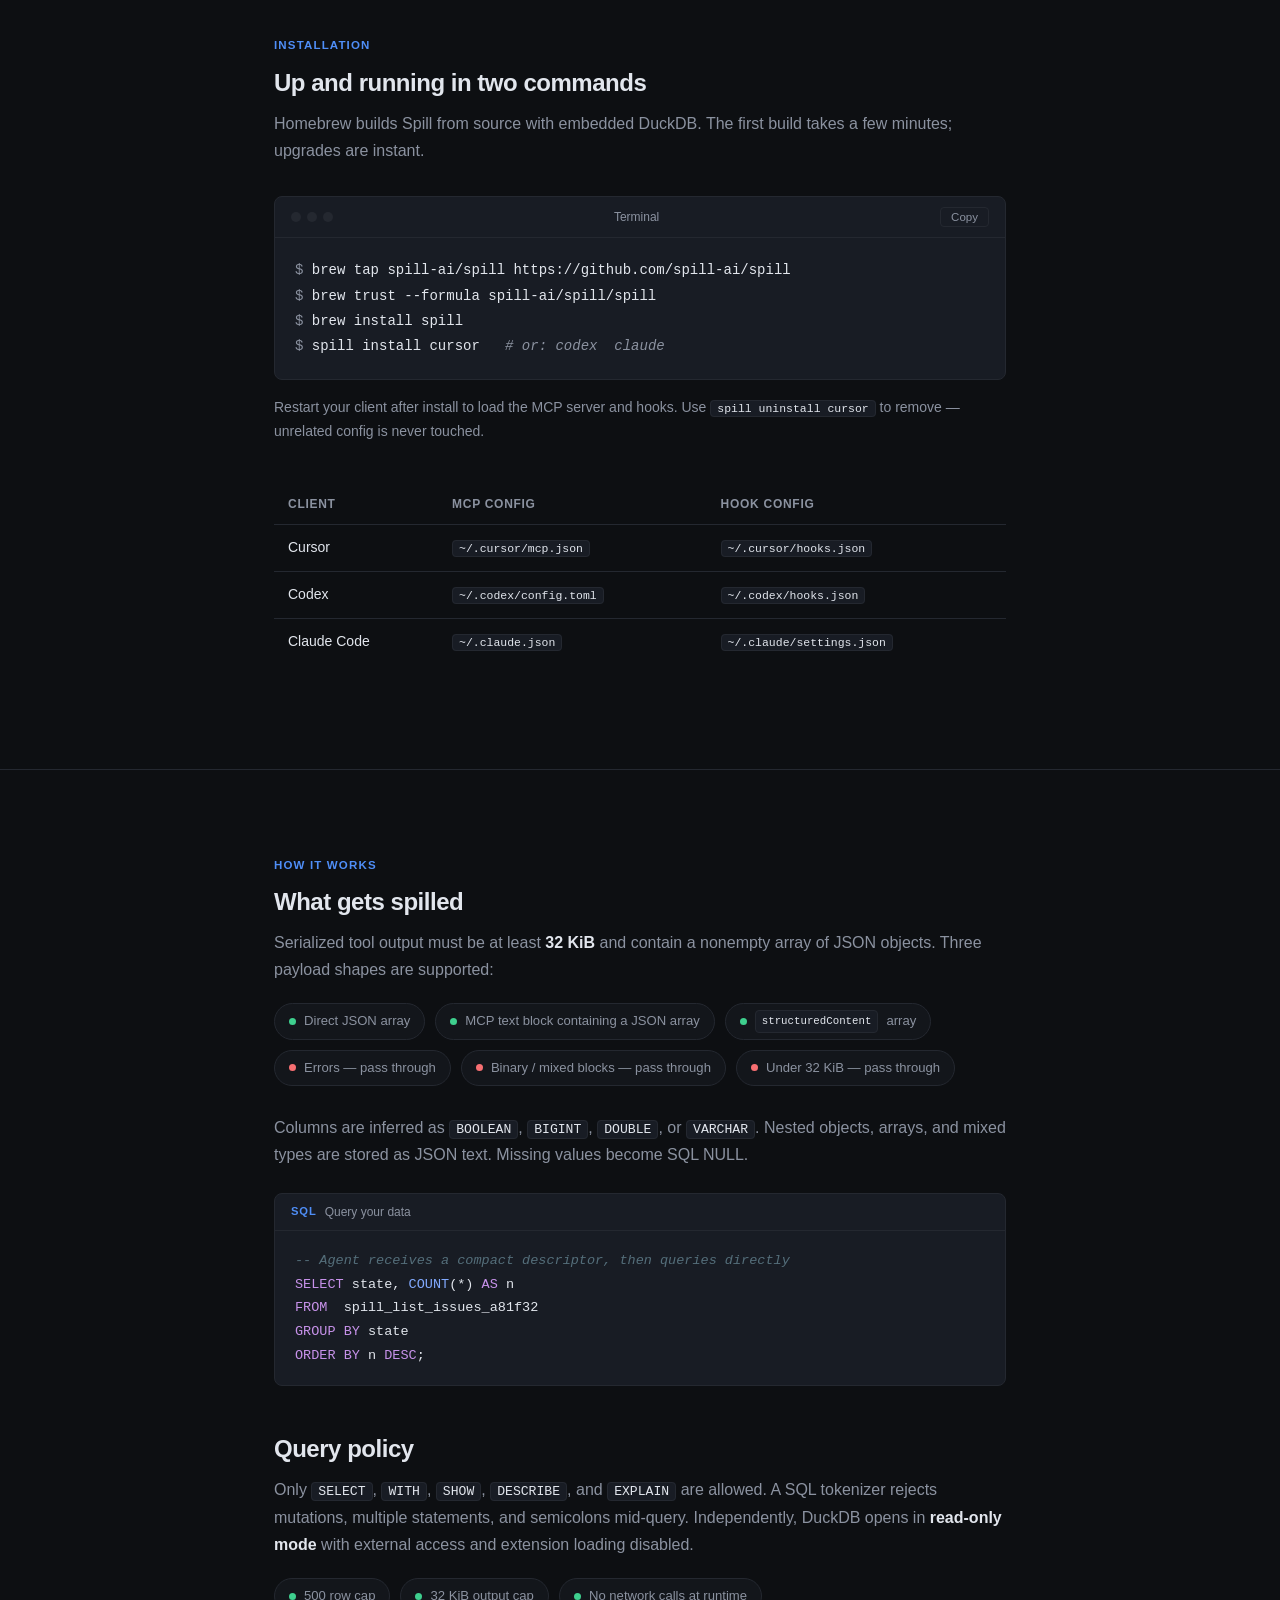
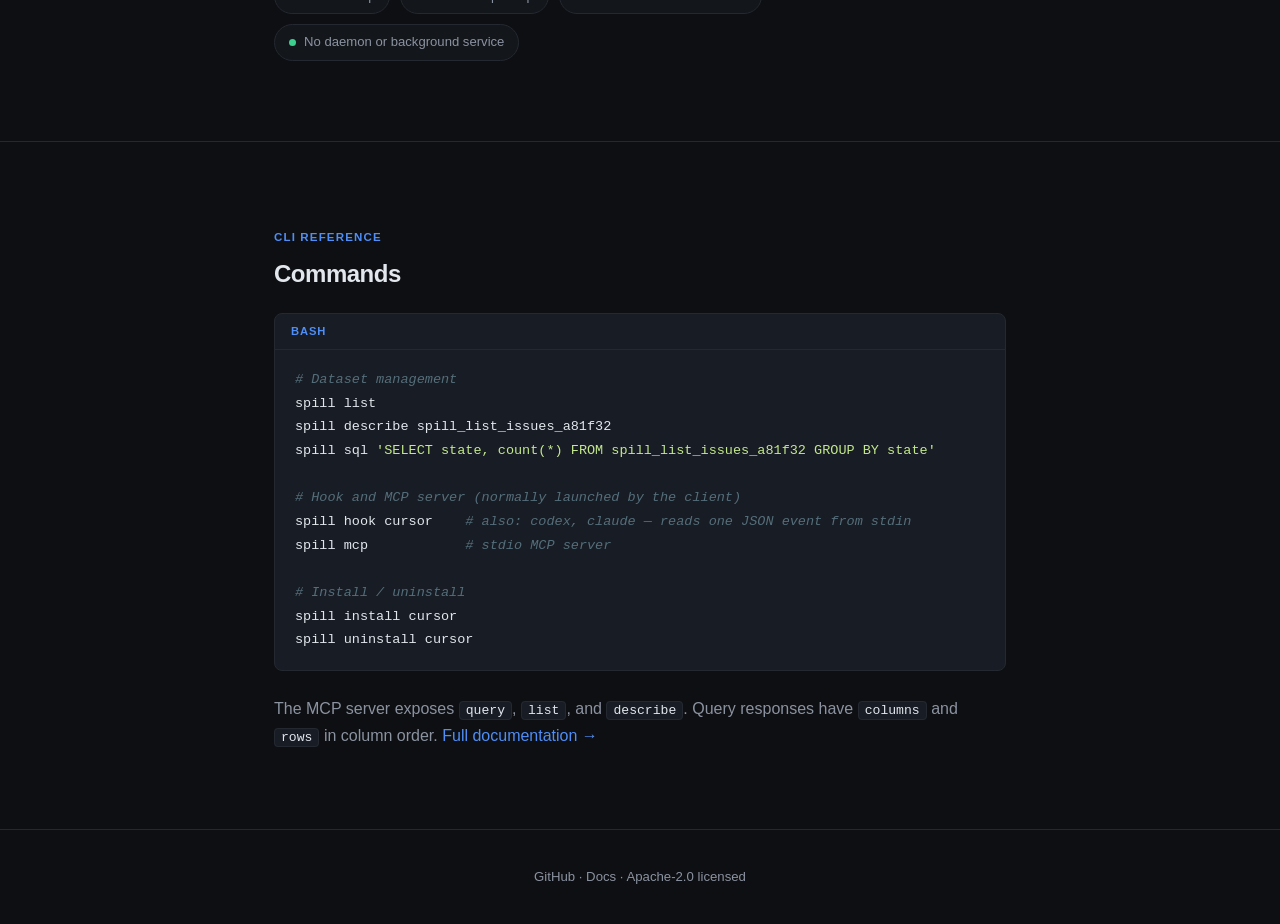
<file: site/index.html>
<!DOCTYPE html>
<html lang="en">
<head>
  <meta charset="UTF-8">
  <meta name="viewport" content="width=device-width, initial-scale=1.0">
  <meta name="description" content="Spill automatically turns oversized MCP tool results into local DuckDB tables so AI agents can query them instead of loading everything into context.">
  <title>Spill — Keep large MCP results out of context</title>
  <link rel="stylesheet" href="style.css">
  <link rel="icon" type="image/png" href="spill-icon.png">
</head>
<body>

<!-- ── Nav ──────────────────────────────────────────────────────────────────── -->
<nav>
  <div class="nav-inner">
    <a class="nav-logo" href="#">
      <img src="spill-icon.png" alt="Spill" width="22" height="22" style="border-radius: 5px;">
      Spill
    </a>
    <div class="nav-links">
      <a href="#install">Install</a>
      <a href="#how-it-works">How it works</a>
      <a href="docs.html">Docs</a>
      <a href="https://github.com/spill-ai/spill" class="btn-sm">GitHub</a>
    </div>
  </div>
</nav>

<!-- ── Hero ─────────────────────────────────────────────────────────────────── -->
<section class="hero">
  <div class="container">
    <div class="eyebrow">Open source · Apache-2.0</div>
    <h1>Keep large MCP results<br><span>out of context</span></h1>
    <p class="sub">
      Spill intercepts oversized MCP tool responses and stores them as local
      DuckDB tables. Your AI agent gets a compact descriptor and runs SQL
      instead of reading 50,000 tokens of raw JSON.
    </p>
    <div class="hero-actions">
      <a href="#install" class="btn btn-primary">
        <svg width="16" height="16" viewBox="0 0 24 24" fill="none" stroke="currentColor" stroke-width="2.2" stroke-linecap="round" stroke-linejoin="round"><path d="M21 15v4a2 2 0 0 1-2 2H5a2 2 0 0 1-2-2v-4"/><polyline points="7 10 12 15 17 10"/><line x1="12" y1="15" x2="12" y2="3"/></svg>
        Install
      </a>
      <a href="docs.html" class="btn btn-outline">Documentation</a>
      <a href="https://github.com/spill-ai/spill" class="btn btn-outline">
        <svg width="15" height="15" viewBox="0 0 24 24" fill="currentColor"><path d="M12 0C5.37 0 0 5.37 0 12c0 5.31 3.435 9.795 8.205 11.385.6.105.825-.255.825-.57 0-.285-.015-1.23-.015-2.235-3.015.555-3.795-.735-4.035-1.41-.135-.345-.72-1.41-1.23-1.695-.42-.225-1.02-.78-.015-.795.945-.015 1.62.87 1.845 1.23 1.08 1.815 2.805 1.305 3.495.99.105-.78.42-1.305.765-1.605-2.67-.3-5.46-1.335-5.46-5.925 0-1.305.465-2.385 1.23-3.225-.12-.3-.54-1.53.12-3.18 0 0 1.005-.315 3.3 1.23.96-.27 1.98-.405 3-.405s2.04.135 3 .405c2.295-1.56 3.3-1.23 3.3-1.23.66 1.65.24 2.88.12 3.18.765.84 1.23 1.905 1.23 3.225 0 4.605-2.805 5.625-5.475 5.925.435.375.81 1.095.81 2.22 0 1.605-.015 2.895-.015 3.3 0 .315.225.69.825.57A12.02 12.02 0 0 0 24 12c0-6.63-5.37-12-12-12z"/></svg>
        GitHub
      </a>
    </div>

    <div class="diagram">
      <div><span class="hi">GitHub MCP</span> <span class="arr">→</span> 18,412 issues <span class="arr">→</span> <span class="hi2">Spill</span> <span class="arr">→</span> DuckDB table <span class="arr">→</span> compact descriptor</div>
      <div style="padding-left: 280px; color: var(--border)">↑</div>
      <div style="padding-left: 232px"><span class="hi">spill.query</span>(<span class="str">'SELECT state, COUNT(*) GROUP BY state'</span>)</div>
    </div>
  </div>
</section>

<!-- ── Features ──────────────────────────────────────────────────────────────── -->
<section id="features">
  <div class="container">
    <div class="label">Why Spill</div>
    <h2>Everything stays local, nothing changes in your workflow</h2>
    <div class="features">
      <div class="feature">
        <div class="feature-icon">⚡</div>
        <h3>Automatic interception</h3>
        <p>Hook fires on every MCP PostToolUse event. Payloads under 32 KiB pass through untouched.</p>
      </div>
      <div class="feature">
        <div class="feature-icon">🗄️</div>
        <h3>Local DuckDB storage</h3>
        <p>Rows land in <code>~/.spill/spill.duckdb</code>. No cloud account, no embeddings, no infrastructure.</p>
      </div>
      <div class="feature">
        <div class="feature-icon">🔍</div>
        <h3>SQL over any result</h3>
        <p>Filter, aggregate, join. DuckDB runs read-only with external access disabled.</p>
      </div>
      <div class="feature">
        <div class="feature-icon">🔒</div>
        <h3>Read-only by design</h3>
        <p>Keyword validator + connection-level read-only mode. Mutations are blocked at two layers.</p>
      </div>
      <div class="feature">
        <div class="feature-icon">🔌</div>
        <h3>Three clients</h3>
        <p>Cursor, Codex, and Claude Code. One install command per client, fully reversible.</p>
      </div>
      <div class="feature">
        <div class="feature-icon">📦</div>
        <h3>Homebrew tap</h3>
        <p>One-line install. No separate tap repo needed — this repo doubles as the tap.</p>
      </div>
    </div>
  </div>
</section>

<!-- ── Install ───────────────────────────────────────────────────────────────── -->
<section id="install">
  <div class="container">
    <div class="label">Installation</div>
    <h2>Up and running in two commands</h2>
    <p>Homebrew builds Spill from source with embedded DuckDB. The first build takes a few minutes; upgrades are instant.</p>

    <div class="install-block" style="margin-top: 32px;">
      <div class="install-block-header">
        <div class="dots"><span></span><span></span><span></span></div>
        <span>Terminal</span>
        <button class="copy-btn" onclick="copyInstall(this)">Copy</button>
      </div>
      <pre id="install-cmds"><span class="prompt">$ </span><span class="cmd">brew tap spill-ai/spill https://github.com/spill-ai/spill</span>
<span class="prompt">$ </span><span class="cmd">brew trust --formula spill-ai/spill/spill</span>
<span class="prompt">$ </span><span class="cmd">brew install spill</span>
<span class="prompt">$ </span><span class="cmd">spill install cursor</span>   <span class="comment"># or: codex  claude</span></pre>
    </div>

    <p style="margin-top: 16px; font-size: 0.875rem;">
      Restart your client after install to load the MCP server and hooks.
      Use <code>spill uninstall cursor</code> to remove — unrelated config is never touched.
    </p>

    <div class="table-wrap" style="margin-top: 40px;">
      <table>
        <thead>
          <tr>
            <th>Client</th>
            <th>MCP config</th>
            <th>Hook config</th>
          </tr>
        </thead>
        <tbody>
          <tr>
            <td>Cursor</td>
            <td><code>~/.cursor/mcp.json</code></td>
            <td><code>~/.cursor/hooks.json</code></td>
          </tr>
          <tr>
            <td>Codex</td>
            <td><code>~/.codex/config.toml</code></td>
            <td><code>~/.codex/hooks.json</code></td>
          </tr>
          <tr>
            <td>Claude Code</td>
            <td><code>~/.claude.json</code></td>
            <td><code>~/.claude/settings.json</code></td>
          </tr>
        </tbody>
      </table>
    </div>
  </div>
</section>

<!-- ── How it works ──────────────────────────────────────────────────────────── -->
<section id="how-it-works">
  <div class="container">
    <div class="label">How it works</div>
    <h2>What gets spilled</h2>
    <p>
      Serialized tool output must be at least <strong style="color:var(--text)">32 KiB</strong> and contain a
      nonempty array of JSON objects. Three payload shapes are supported:
    </p>
    <div class="pills" style="margin: 20px 0 28px;">
      <div class="pill"><div class="pill-dot"></div> Direct JSON array</div>
      <div class="pill"><div class="pill-dot"></div> MCP text block containing a JSON array</div>
      <div class="pill"><div class="pill-dot"></div> <code>structuredContent</code> array</div>
      <div class="pill"><div class="pill-dot red"></div> Errors — pass through</div>
      <div class="pill"><div class="pill-dot red"></div> Binary / mixed blocks — pass through</div>
      <div class="pill"><div class="pill-dot red"></div> Under 32 KiB — pass through</div>
    </div>

    <p>Columns are inferred as <code>BOOLEAN</code>, <code>BIGINT</code>, <code>DOUBLE</code>, or <code>VARCHAR</code>. Nested objects, arrays, and mixed types are stored as JSON text. Missing values become SQL NULL.</p>

    <div class="code-block">
      <div class="code-block-header"><span class="lang">sql</span> Query your data</div>
      <pre><span class="cmt">-- Agent receives a compact descriptor, then queries directly</span>
<span class="kw">SELECT</span> state, <span class="fn">COUNT</span>(*) <span class="kw">AS</span> n
<span class="kw">FROM</span>  spill_list_issues_a81f32
<span class="kw">GROUP BY</span> state
<span class="kw">ORDER BY</span> n <span class="kw">DESC</span>;</pre>
    </div>

    <h2 style="margin-top: 48px;">Query policy</h2>
    <p>
      Only <code>SELECT</code>, <code>WITH</code>, <code>SHOW</code>, <code>DESCRIBE</code>, and <code>EXPLAIN</code> are allowed.
      A SQL tokenizer rejects mutations, multiple statements, and semicolons mid-query.
      Independently, DuckDB opens in <strong style="color:var(--text)">read-only mode</strong> with external access and
      extension loading disabled.
    </p>
    <div class="pills" style="margin-top: 20px;">
      <div class="pill"><div class="pill-dot"></div> 500 row cap</div>
      <div class="pill"><div class="pill-dot"></div> 32 KiB output cap</div>
      <div class="pill"><div class="pill-dot"></div> No network calls at runtime</div>
      <div class="pill"><div class="pill-dot"></div> No daemon or background service</div>
    </div>
  </div>
</section>

<!-- ── Commands ──────────────────────────────────────────────────────────────── -->
<section id="commands">
  <div class="container">
    <div class="label">CLI Reference</div>
    <h2>Commands</h2>

    <div class="code-block">
      <div class="code-block-header"><span class="lang">bash</span></div>
      <pre><span class="cmt"># Dataset management</span>
spill list
spill describe spill_list_issues_a81f32
spill sql <span class="str">'SELECT state, count(*) FROM spill_list_issues_a81f32 GROUP BY state'</span>

<span class="cmt"># Hook and MCP server (normally launched by the client)</span>
spill hook cursor    <span class="cmt"># also: codex, claude — reads one JSON event from stdin</span>
spill mcp            <span class="cmt"># stdio MCP server</span>

<span class="cmt"># Install / uninstall</span>
spill install cursor
spill uninstall cursor</pre>
    </div>

    <p style="margin-top: 8px;">
      The MCP server exposes <code>query</code>, <code>list</code>, and <code>describe</code>.
      Query responses have <code>columns</code> and <code>rows</code> in column order.
      <a href="docs.html">Full documentation →</a>
    </p>
  </div>
</section>

<!-- ── Footer ────────────────────────────────────────────────────────────────── -->
<footer>
  <div class="container">
    <p>
      <a href="https://github.com/spill-ai/spill">GitHub</a> ·
      <a href="docs.html">Docs</a> ·
      Apache-2.0 licensed
    </p>
  </div>
</footer>

<script>
function copyInstall(btn) {
  const lines = ['brew tap spill-ai/spill https://github.com/spill-ai/spill', 'brew trust --formula spill-ai/spill/spill', 'brew install spill', 'spill install cursor'];
  navigator.clipboard.writeText(lines.join('\n')).then(() => {
    btn.textContent = 'Copied!';
    setTimeout(() => btn.textContent = 'Copy', 2000);
  });
}
</script>
</body>
</html>
</file>
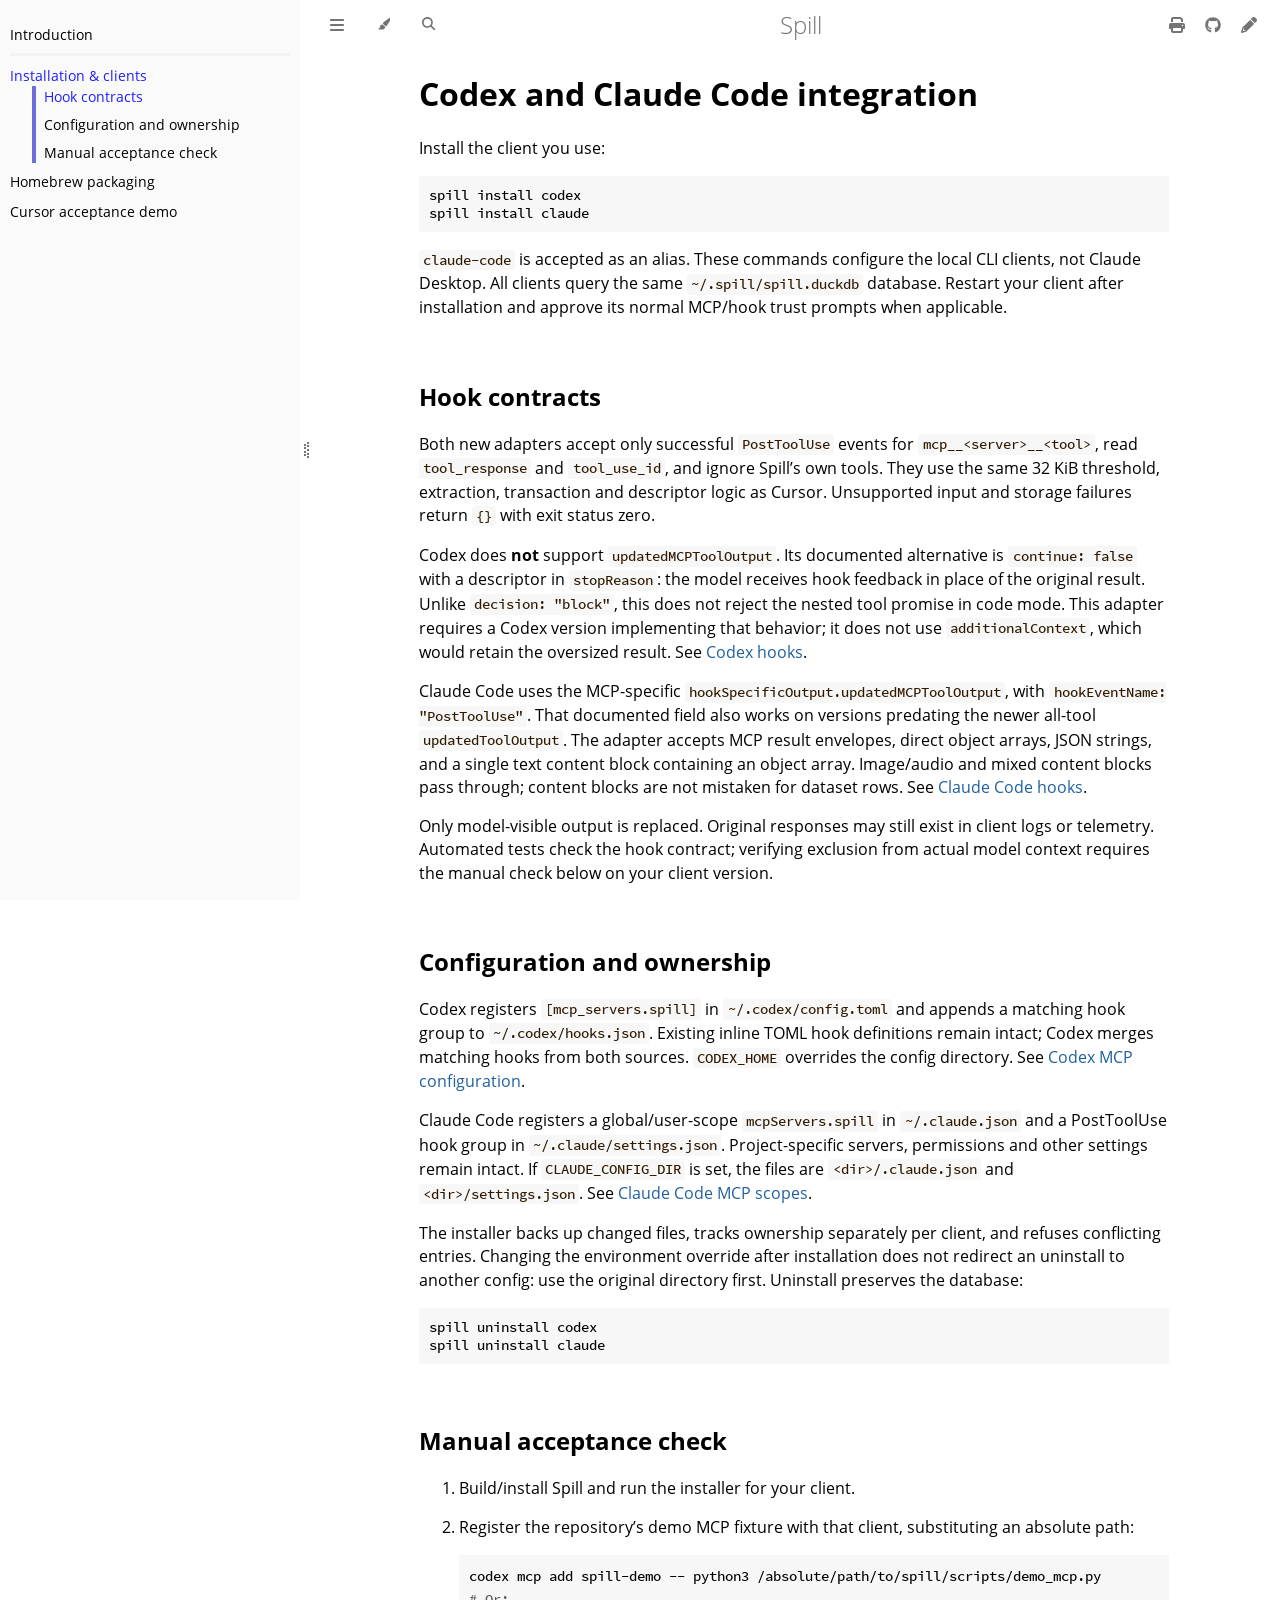
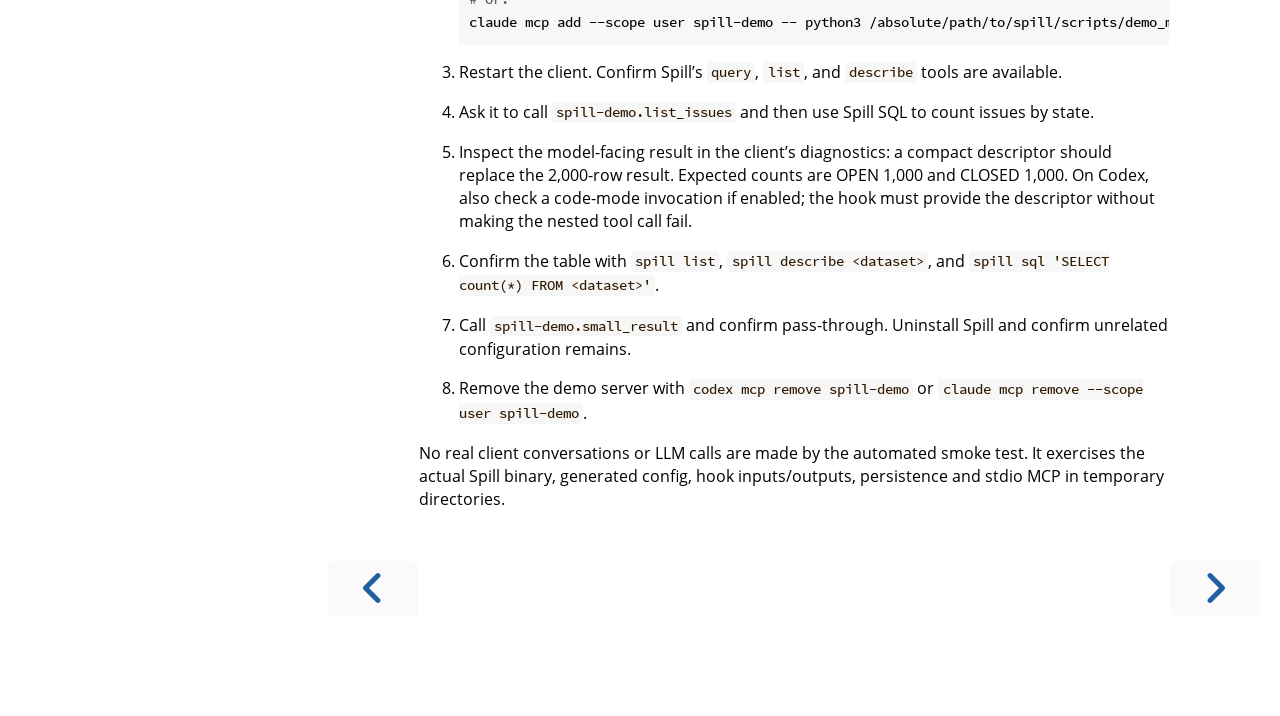
<file: book/clients.html>
<!DOCTYPE HTML>
<html lang="en" class="light sidebar-visible" dir="ltr">
    <head>
        <!-- Book generated using mdBook -->
        <meta charset="UTF-8">
        <title>Installation &amp; clients - Spill</title>


        <!-- Custom HTML head -->

        <meta name="description" content="Keep large MCP tool results out of the context window.">
        <meta name="viewport" content="width=device-width, initial-scale=1">
        <meta name="theme-color" content="#ffffff">

        <link rel="icon" href="favicon-de23e50b.svg">
        <link rel="shortcut icon" href="favicon-8114d1fc.png">
        <link rel="stylesheet" href="css/variables-8adf115d.css">
        <link rel="stylesheet" href="css/general-e96d0476.css">
        <link rel="stylesheet" href="css/chrome-d279d366.css">
        <link rel="stylesheet" href="css/print-9e4910d8.css" media="print">

        <!-- Fonts -->
        <link rel="stylesheet" href="fonts/fonts-9644e21d.css">

        <!-- Highlight.js Stylesheets -->
        <link rel="stylesheet" id="mdbook-highlight-css" href="highlight-493f70e1.css">
        <link rel="stylesheet" id="mdbook-tomorrow-night-css" href="tomorrow-night-4c0ae647.css">
        <link rel="stylesheet" id="mdbook-ayu-highlight-css" href="ayu-highlight-3fdfc3ac.css">

        <!-- Custom theme stylesheets -->


        <!-- Provide site root and default themes to javascript -->
        <script>
            const path_to_root = "";
            const default_light_theme = "light";
            const default_dark_theme = "navy";
            window.path_to_searchindex_js = "searchindex-efed3928.js";
        </script>
        <!-- Start loading toc.js asap -->
        <script src="toc-bd58bba1.js"></script>
    </head>
    <body>
    <div id="mdbook-help-container">
        <div id="mdbook-help-popup">
            <h2 class="mdbook-help-title">Keyboard shortcuts</h2>
            <div>
                <p>Press <kbd>←</kbd> or <kbd>→</kbd> to navigate between chapters</p>
                <p>Press <kbd>S</kbd> or <kbd>/</kbd> to search in the book</p>
                <p>Press <kbd>?</kbd> to show this help</p>
                <p>Press <kbd>Esc</kbd> to hide this help</p>
            </div>
        </div>
    </div>
    <div id="mdbook-body-container">
        <!-- Work around some values being stored in localStorage wrapped in quotes -->
        <script>
            try {
                let theme = localStorage.getItem('mdbook-theme');
                let sidebar = localStorage.getItem('mdbook-sidebar');

                if (theme.startsWith('"') && theme.endsWith('"')) {
                    localStorage.setItem('mdbook-theme', theme.slice(1, theme.length - 1));
                }

                if (sidebar.startsWith('"') && sidebar.endsWith('"')) {
                    localStorage.setItem('mdbook-sidebar', sidebar.slice(1, sidebar.length - 1));
                }
            } catch (e) { }
        </script>

        <!-- Set the theme before any content is loaded, prevents flash -->
        <script>
            const default_theme = window.matchMedia("(prefers-color-scheme: dark)").matches ? default_dark_theme : default_light_theme;
            let theme;
            try { theme = localStorage.getItem('mdbook-theme'); } catch(e) { }
            if (theme === null || theme === undefined) { theme = default_theme; }
            const html = document.documentElement;
            html.classList.remove('light')
            html.classList.add(theme);
            html.classList.add("js");
        </script>

        <input type="checkbox" id="mdbook-sidebar-toggle-anchor" class="hidden">

        <!-- Hide / unhide sidebar before it is displayed -->
        <script>
            let sidebar = null;
            const sidebar_toggle = document.getElementById("mdbook-sidebar-toggle-anchor");
            if (document.body.clientWidth >= 1080) {
                try { sidebar = localStorage.getItem('mdbook-sidebar'); } catch(e) { }
                sidebar = sidebar || 'visible';
            } else {
                sidebar = 'hidden';
                sidebar_toggle.checked = false;
            }
            if (sidebar === 'visible') {
                sidebar_toggle.checked = true;
            } else {
                html.classList.remove('sidebar-visible');
            }
        </script>

        <nav id="mdbook-sidebar" class="sidebar" aria-label="Table of contents">
            <!-- populated by js -->
            <mdbook-sidebar-scrollbox class="sidebar-scrollbox"></mdbook-sidebar-scrollbox>
            <noscript>
                <iframe class="sidebar-iframe-outer" src="toc.html"></iframe>
            </noscript>
            <div id="mdbook-sidebar-resize-handle" class="sidebar-resize-handle">
                <div class="sidebar-resize-indicator"></div>
            </div>
        </nav>

        <div id="mdbook-page-wrapper" class="page-wrapper">

            <div class="page">
                <div id="mdbook-menu-bar-hover-placeholder"></div>
                <div id="mdbook-menu-bar" class="menu-bar sticky">
                    <div class="left-buttons">
                        <label id="mdbook-sidebar-toggle" class="icon-button" for="mdbook-sidebar-toggle-anchor" title="Toggle Table of Contents" aria-label="Toggle Table of Contents" aria-controls="mdbook-sidebar">
                            <span class=fa-svg><svg xmlns="http://www.w3.org/2000/svg" viewBox="0 0 448 512"><!--! Font Awesome Free 6.2.0 by @fontawesome - https://fontawesome.com License - https://fontawesome.com/license/free (Icons: CC BY 4.0, Fonts: SIL OFL 1.1, Code: MIT License) Copyright 2022 Fonticons, Inc. --><path d="M0 96C0 78.3 14.3 64 32 64H416c17.7 0 32 14.3 32 32s-14.3 32-32 32H32C14.3 128 0 113.7 0 96zM0 256c0-17.7 14.3-32 32-32H416c17.7 0 32 14.3 32 32s-14.3 32-32 32H32c-17.7 0-32-14.3-32-32zM448 416c0 17.7-14.3 32-32 32H32c-17.7 0-32-14.3-32-32s14.3-32 32-32H416c17.7 0 32 14.3 32 32z"/></svg></span>
                        </label>
                        <button id="mdbook-theme-toggle" class="icon-button" type="button" title="Change theme" aria-label="Change theme" aria-haspopup="true" aria-expanded="false" aria-controls="mdbook-theme-list">
                            <span class=fa-svg><svg xmlns="http://www.w3.org/2000/svg" viewBox="0 0 576 512"><!--! Font Awesome Free 6.2.0 by @fontawesome - https://fontawesome.com License - https://fontawesome.com/license/free (Icons: CC BY 4.0, Fonts: SIL OFL 1.1, Code: MIT License) Copyright 2022 Fonticons, Inc. --><path d="M371.3 367.1c27.3-3.9 51.9-19.4 67.2-42.9L600.2 74.1c12.6-19.5 9.4-45.3-7.6-61.2S549.7-4.4 531.1 9.6L294.4 187.2c-24 18-38.2 46.1-38.4 76.1L371.3 367.1zm-19.6 25.4l-116-104.4C175.9 290.3 128 339.6 128 400c0 3.9 .2 7.8 .6 11.6c1.8 17.5-10.2 36.4-27.8 36.4H96c-17.7 0-32 14.3-32 32s14.3 32 32 32H240c61.9 0 112-50.1 112-112c0-2.5-.1-5-.2-7.5z"/></svg></span>
                        </button>
                        <ul id="mdbook-theme-list" class="theme-popup" aria-label="Themes" role="menu">
                            <li role="none"><button role="menuitem" class="theme" id="mdbook-theme-default_theme">Auto</button></li>
                            <li role="none"><button role="menuitem" class="theme" id="mdbook-theme-light">Light</button></li>
                            <li role="none"><button role="menuitem" class="theme" id="mdbook-theme-rust">Rust</button></li>
                            <li role="none"><button role="menuitem" class="theme" id="mdbook-theme-coal">Coal</button></li>
                            <li role="none"><button role="menuitem" class="theme" id="mdbook-theme-navy">Navy</button></li>
                            <li role="none"><button role="menuitem" class="theme" id="mdbook-theme-ayu">Ayu</button></li>
                        </ul>
                        <button id="mdbook-search-toggle" class="icon-button" type="button" title="Search (`/`)" aria-label="Toggle Searchbar" aria-expanded="false" aria-keyshortcuts="/ s" aria-controls="mdbook-searchbar">
                            <span class=fa-svg><svg xmlns="http://www.w3.org/2000/svg" viewBox="0 0 512 512"><!--! Font Awesome Free 6.2.0 by @fontawesome - https://fontawesome.com License - https://fontawesome.com/license/free (Icons: CC BY 4.0, Fonts: SIL OFL 1.1, Code: MIT License) Copyright 2022 Fonticons, Inc. --><path d="M416 208c0 45.9-14.9 88.3-40 122.7L502.6 457.4c12.5 12.5 12.5 32.8 0 45.3s-32.8 12.5-45.3 0L330.7 376c-34.4 25.2-76.8 40-122.7 40C93.1 416 0 322.9 0 208S93.1 0 208 0S416 93.1 416 208zM208 352c79.5 0 144-64.5 144-144s-64.5-144-144-144S64 128.5 64 208s64.5 144 144 144z"/></svg></span>
                        </button>
                    </div>

                    <h1 class="menu-title">Spill</h1>

                    <div class="right-buttons">
                        <a href="print.html" title="Print this book" aria-label="Print this book">
                            <span class=fa-svg id="print-button"><svg xmlns="http://www.w3.org/2000/svg" viewBox="0 0 512 512"><!--! Font Awesome Free 6.2.0 by @fontawesome - https://fontawesome.com License - https://fontawesome.com/license/free (Icons: CC BY 4.0, Fonts: SIL OFL 1.1, Code: MIT License) Copyright 2022 Fonticons, Inc. --><path d="M128 0C92.7 0 64 28.7 64 64v96h64V64H354.7L384 93.3V160h64V93.3c0-17-6.7-33.3-18.7-45.3L400 18.7C388 6.7 371.7 0 354.7 0H128zM384 352v32 64H128V384 368 352H384zm64 32h32c17.7 0 32-14.3 32-32V256c0-35.3-28.7-64-64-64H64c-35.3 0-64 28.7-64 64v96c0 17.7 14.3 32 32 32H64v64c0 35.3 28.7 64 64 64H384c35.3 0 64-28.7 64-64V384zm-16-88c-13.3 0-24-10.7-24-24s10.7-24 24-24s24 10.7 24 24s-10.7 24-24 24z"/></svg></span>
                        </a>
                        <a href="https://github.com/spill-ai/spill" title="Git repository" aria-label="Git repository">
                            <span class=fa-svg><svg xmlns="http://www.w3.org/2000/svg" viewBox="0 0 496 512"><!--! Font Awesome Free 6.2.0 by @fontawesome - https://fontawesome.com License - https://fontawesome.com/license/free (Icons: CC BY 4.0, Fonts: SIL OFL 1.1, Code: MIT License) Copyright 2022 Fonticons, Inc. --><path d="M165.9 397.4c0 2-2.3 3.6-5.2 3.6-3.3.3-5.6-1.3-5.6-3.6 0-2 2.3-3.6 5.2-3.6 3-.3 5.6 1.3 5.6 3.6zm-31.1-4.5c-.7 2 1.3 4.3 4.3 4.9 2.6 1 5.6 0 6.2-2s-1.3-4.3-4.3-5.2c-2.6-.7-5.5.3-6.2 2.3zm44.2-1.7c-2.9.7-4.9 2.6-4.6 4.9.3 2 2.9 3.3 5.9 2.6 2.9-.7 4.9-2.6 4.6-4.6-.3-1.9-3-3.2-5.9-2.9zM244.8 8C106.1 8 0 113.3 0 252c0 110.9 69.8 205.8 169.5 239.2 12.8 2.3 17.3-5.6 17.3-12.1 0-6.2-.3-40.4-.3-61.4 0 0-70 15-84.7-29.8 0 0-11.4-29.1-27.8-36.6 0 0-22.9-15.7 1.6-15.4 0 0 24.9 2 38.6 25.8 21.9 38.6 58.6 27.5 72.9 20.9 2.3-16 8.8-27.1 16-33.7-55.9-6.2-112.3-14.3-112.3-110.5 0-27.5 7.6-41.3 23.6-58.9-2.6-6.5-11.1-33.3 2.6-67.9 20.9-6.5 69 27 69 27 20-5.6 41.5-8.5 62.8-8.5s42.8 2.9 62.8 8.5c0 0 48.1-33.6 69-27 13.7 34.7 5.2 61.4 2.6 67.9 16 17.7 25.8 31.5 25.8 58.9 0 96.5-58.9 104.2-114.8 110.5 9.2 7.9 17 22.9 17 46.4 0 33.7-.3 75.4-.3 83.6 0 6.5 4.6 14.4 17.3 12.1C428.2 457.8 496 362.9 496 252 496 113.3 383.5 8 244.8 8zM97.2 352.9c-1.3 1-1 3.3.7 5.2 1.6 1.6 3.9 2.3 5.2 1 1.3-1 1-3.3-.7-5.2-1.6-1.6-3.9-2.3-5.2-1zm-10.8-8.1c-.7 1.3.3 2.9 2.3 3.9 1.6 1 3.6.7 4.3-.7.7-1.3-.3-2.9-2.3-3.9-2-.6-3.6-.3-4.3.7zm32.4 35.6c-1.6 1.3-1 4.3 1.3 6.2 2.3 2.3 5.2 2.6 6.5 1 1.3-1.3.7-4.3-1.3-6.2-2.2-2.3-5.2-2.6-6.5-1zm-11.4-14.7c-1.6 1-1.6 3.6 0 5.9 1.6 2.3 4.3 3.3 5.6 2.3 1.6-1.3 1.6-3.9 0-6.2-1.4-2.3-4-3.3-5.6-2z"/></svg></span>
                        </a>
                        <a href="https://github.com/spill-ai/spill/edit/main/docs/docs/clients.md" title="Suggest an edit" aria-label="Suggest an edit" rel="edit">
                            <span class=fa-svg id="git-edit-button"><svg xmlns="http://www.w3.org/2000/svg" viewBox="0 0 512 512"><!--! Font Awesome Free 6.2.0 by @fontawesome - https://fontawesome.com License - https://fontawesome.com/license/free (Icons: CC BY 4.0, Fonts: SIL OFL 1.1, Code: MIT License) Copyright 2022 Fonticons, Inc. --><path d="M421.7 220.3l-11.3 11.3-22.6 22.6-205 205c-6.6 6.6-14.8 11.5-23.8 14.1L30.8 511c-8.4 2.5-17.5 .2-23.7-6.1S-1.5 489.7 1 481.2L38.7 353.1c2.6-9 7.5-17.2 14.1-23.8l205-205 22.6-22.6 11.3-11.3 33.9 33.9 62.1 62.1 33.9 33.9zM96 353.9l-9.3 9.3c-.9 .9-1.6 2.1-2 3.4l-25.3 86 86-25.3c1.3-.4 2.5-1.1 3.4-2l9.3-9.3H112c-8.8 0-16-7.2-16-16V353.9zM453.3 19.3l39.4 39.4c25 25 25 65.5 0 90.5l-14.5 14.5-22.6 22.6-11.3 11.3-33.9-33.9-62.1-62.1L314.3 67.7l11.3-11.3 22.6-22.6 14.5-14.5c25-25 65.5-25 90.5 0z"/></svg></span>
                        </a>

                    </div>
                </div>

                <div id="mdbook-search-wrapper" class="hidden">
                    <form id="mdbook-searchbar-outer" class="searchbar-outer">
                        <div class="search-wrapper">
                            <input type="search" id="mdbook-searchbar" name="searchbar" placeholder="Search this book ..." aria-controls="mdbook-searchresults-outer" aria-describedby="searchresults-header">
                            <div class="spinner-wrapper">
                                <span class=fa-svg id="fa-spin"><svg xmlns="http://www.w3.org/2000/svg" viewBox="0 0 512 512"><!--! Font Awesome Free 6.2.0 by @fontawesome - https://fontawesome.com License - https://fontawesome.com/license/free (Icons: CC BY 4.0, Fonts: SIL OFL 1.1, Code: MIT License) Copyright 2022 Fonticons, Inc. --><path d="M304 48c0-26.5-21.5-48-48-48s-48 21.5-48 48s21.5 48 48 48s48-21.5 48-48zm0 416c0-26.5-21.5-48-48-48s-48 21.5-48 48s21.5 48 48 48s48-21.5 48-48zM48 304c26.5 0 48-21.5 48-48s-21.5-48-48-48s-48 21.5-48 48s21.5 48 48 48zm464-48c0-26.5-21.5-48-48-48s-48 21.5-48 48s21.5 48 48 48s48-21.5 48-48zM142.9 437c18.7-18.7 18.7-49.1 0-67.9s-49.1-18.7-67.9 0s-18.7 49.1 0 67.9s49.1 18.7 67.9 0zm0-294.2c18.7-18.7 18.7-49.1 0-67.9S93.7 56.2 75 75s-18.7 49.1 0 67.9s49.1 18.7 67.9 0zM369.1 437c18.7 18.7 49.1 18.7 67.9 0s18.7-49.1 0-67.9s-49.1-18.7-67.9 0s-18.7 49.1 0 67.9z"/></svg></span>
                            </div>
                        </div>
                    </form>
                    <div id="mdbook-searchresults-outer" class="searchresults-outer hidden">
                        <div id="mdbook-searchresults-header" class="searchresults-header"></div>
                        <ul id="mdbook-searchresults">
                        </ul>
                    </div>
                </div>

                <!-- Apply ARIA attributes after the sidebar and the sidebar toggle button are added to the DOM -->
                <script>
                    document.getElementById('mdbook-sidebar-toggle').setAttribute('aria-expanded', sidebar === 'visible');
                    document.getElementById('mdbook-sidebar').setAttribute('aria-hidden', sidebar !== 'visible');
                    Array.from(document.querySelectorAll('#mdbook-sidebar a')).forEach(function(link) {
                        link.setAttribute('tabIndex', sidebar === 'visible' ? 0 : -1);
                    });
                </script>

                <div id="mdbook-content" class="content">
                    <main>
                        <h1 id="codex-and-claude-code-integration"><a class="header" href="#codex-and-claude-code-integration">Codex and Claude Code integration</a></h1>
<p>Install the client you use:</p>
<pre><code class="language-bash">spill install codex
spill install claude
</code></pre>
<p><code>claude-code</code> is accepted as an alias. These commands configure the local CLI clients, not Claude Desktop. All clients query the same <code>~/.spill/spill.duckdb</code> database. Restart your client after installation and approve its normal MCP/hook trust prompts when applicable.</p>
<h2 id="hook-contracts"><a class="header" href="#hook-contracts">Hook contracts</a></h2>
<p>Both new adapters accept only successful <code>PostToolUse</code> events for <code>mcp__&lt;server&gt;__&lt;tool&gt;</code>, read <code>tool_response</code> and <code>tool_use_id</code>, and ignore Spill’s own tools. They use the same 32 KiB threshold, extraction, transaction and descriptor logic as Cursor. Unsupported input and storage failures return <code>{}</code> with exit status zero.</p>
<p>Codex does <strong>not</strong> support <code>updatedMCPToolOutput</code>. Its documented alternative is <code>continue: false</code> with a descriptor in <code>stopReason</code>: the model receives hook feedback in place of the original result. Unlike <code>decision: "block"</code>, this does not reject the nested tool promise in code mode. This adapter requires a Codex version implementing that behavior; it does not use <code>additionalContext</code>, which would retain the oversized result. See <a href="https://learn.chatgpt.com/docs/hooks#posttooluse">Codex hooks</a>.</p>
<p>Claude Code uses the MCP-specific <code>hookSpecificOutput.updatedMCPToolOutput</code>, with <code>hookEventName: "PostToolUse"</code>. That documented field also works on versions predating the newer all-tool <code>updatedToolOutput</code>. The adapter accepts MCP result envelopes, direct object arrays, JSON strings, and a single text content block containing an object array. Image/audio and mixed content blocks pass through; content blocks are not mistaken for dataset rows. See <a href="https://code.claude.com/docs/en/hooks#posttooluse">Claude Code hooks</a>.</p>
<p>Only model-visible output is replaced. Original responses may still exist in client logs or telemetry. Automated tests check the hook contract; verifying exclusion from actual model context requires the manual check below on your client version.</p>
<h2 id="configuration-and-ownership"><a class="header" href="#configuration-and-ownership">Configuration and ownership</a></h2>
<p>Codex registers <code>[mcp_servers.spill]</code> in <code>~/.codex/config.toml</code> and appends a matching hook group to <code>~/.codex/hooks.json</code>. Existing inline TOML hook definitions remain intact; Codex merges matching hooks from both sources. <code>CODEX_HOME</code> overrides the config directory. See <a href="https://learn.chatgpt.com/docs/extend/mcp?surface=cli">Codex MCP configuration</a>.</p>
<p>Claude Code registers a global/user-scope <code>mcpServers.spill</code> in <code>~/.claude.json</code> and a PostToolUse hook group in <code>~/.claude/settings.json</code>. Project-specific servers, permissions and other settings remain intact. If <code>CLAUDE_CONFIG_DIR</code> is set, the files are <code>&lt;dir&gt;/.claude.json</code> and <code>&lt;dir&gt;/settings.json</code>. See <a href="https://code.claude.com/docs/en/mcp#scope-hierarchy-and-precedence">Claude Code MCP scopes</a>.</p>
<p>The installer backs up changed files, tracks ownership separately per client, and refuses conflicting entries. Changing the environment override after installation does not redirect an uninstall to another config: use the original directory first. Uninstall preserves the database:</p>
<pre><code class="language-bash">spill uninstall codex
spill uninstall claude
</code></pre>
<h2 id="manual-acceptance-check"><a class="header" href="#manual-acceptance-check">Manual acceptance check</a></h2>
<ol>
<li>
<p>Build/install Spill and run the installer for your client.</p>
</li>
<li>
<p>Register the repository’s demo MCP fixture with that client, substituting an absolute path:</p>
<pre><code class="language-bash">codex mcp add spill-demo -- python3 /absolute/path/to/spill/scripts/demo_mcp.py
# Or:
claude mcp add --scope user spill-demo -- python3 /absolute/path/to/spill/scripts/demo_mcp.py
</code></pre>
</li>
<li>
<p>Restart the client. Confirm Spill’s <code>query</code>, <code>list</code>, and <code>describe</code> tools are available.</p>
</li>
<li>
<p>Ask it to call <code>spill-demo.list_issues</code> and then use Spill SQL to count issues by state.</p>
</li>
<li>
<p>Inspect the model-facing result in the client’s diagnostics: a compact descriptor should replace the 2,000-row result. Expected counts are OPEN 1,000 and CLOSED 1,000. On Codex, also check a code-mode invocation if enabled; the hook must provide the descriptor without making the nested tool call fail.</p>
</li>
<li>
<p>Confirm the table with <code>spill list</code>, <code>spill describe &lt;dataset&gt;</code>, and <code>spill sql 'SELECT count(*) FROM &lt;dataset&gt;'</code>.</p>
</li>
<li>
<p>Call <code>spill-demo.small_result</code> and confirm pass-through. Uninstall Spill and confirm unrelated configuration remains.</p>
</li>
<li>
<p>Remove the demo server with <code>codex mcp remove spill-demo</code> or <code>claude mcp remove --scope user spill-demo</code>.</p>
</li>
</ol>
<p>No real client conversations or LLM calls are made by the automated smoke test. It exercises the actual Spill binary, generated config, hook inputs/outputs, persistence and stdio MCP in temporary directories.</p>

                    </main>

                    <nav class="nav-wrapper" aria-label="Page navigation">
                        <!-- Mobile navigation buttons -->
                            <a rel="prev" href="../index.html" class="mobile-nav-chapters previous" title="Previous chapter" aria-label="Previous chapter" aria-keyshortcuts="Left">
                                <span class=fa-svg><svg xmlns="http://www.w3.org/2000/svg" viewBox="0 0 320 512"><!--! Font Awesome Free 6.2.0 by @fontawesome - https://fontawesome.com License - https://fontawesome.com/license/free (Icons: CC BY 4.0, Fonts: SIL OFL 1.1, Code: MIT License) Copyright 2022 Fonticons, Inc. --><path d="M41.4 233.4c-12.5 12.5-12.5 32.8 0 45.3l160 160c12.5 12.5 32.8 12.5 45.3 0s12.5-32.8 0-45.3L109.3 256 246.6 118.6c12.5-12.5 12.5-32.8 0-45.3s-32.8-12.5-45.3 0l-160 160z"/></svg></span>
                            </a>

                            <a rel="next prefetch" href="homebrew.html" class="mobile-nav-chapters next" title="Next chapter" aria-label="Next chapter" aria-keyshortcuts="Right">
                                <span class=fa-svg><svg xmlns="http://www.w3.org/2000/svg" viewBox="0 0 320 512"><!--! Font Awesome Free 6.2.0 by @fontawesome - https://fontawesome.com License - https://fontawesome.com/license/free (Icons: CC BY 4.0, Fonts: SIL OFL 1.1, Code: MIT License) Copyright 2022 Fonticons, Inc. --><path d="M278.6 233.4c12.5 12.5 12.5 32.8 0 45.3l-160 160c-12.5 12.5-32.8 12.5-45.3 0s-12.5-32.8 0-45.3L210.7 256 73.4 118.6c-12.5-12.5-12.5-32.8 0-45.3s32.8-12.5 45.3 0l160 160z"/></svg></span>
                            </a>

                        <div style="clear: both"></div>
                    </nav>
                </div>
            </div>

            <nav class="nav-wide-wrapper" aria-label="Page navigation">
                    <a rel="prev" href="../index.html" class="nav-chapters previous" title="Previous chapter" aria-label="Previous chapter" aria-keyshortcuts="Left">
                        <span class=fa-svg><svg xmlns="http://www.w3.org/2000/svg" viewBox="0 0 320 512"><!--! Font Awesome Free 6.2.0 by @fontawesome - https://fontawesome.com License - https://fontawesome.com/license/free (Icons: CC BY 4.0, Fonts: SIL OFL 1.1, Code: MIT License) Copyright 2022 Fonticons, Inc. --><path d="M41.4 233.4c-12.5 12.5-12.5 32.8 0 45.3l160 160c12.5 12.5 32.8 12.5 45.3 0s12.5-32.8 0-45.3L109.3 256 246.6 118.6c12.5-12.5 12.5-32.8 0-45.3s-32.8-12.5-45.3 0l-160 160z"/></svg></span>
                    </a>

                    <a rel="next prefetch" href="homebrew.html" class="nav-chapters next" title="Next chapter" aria-label="Next chapter" aria-keyshortcuts="Right">
                        <span class=fa-svg><svg xmlns="http://www.w3.org/2000/svg" viewBox="0 0 320 512"><!--! Font Awesome Free 6.2.0 by @fontawesome - https://fontawesome.com License - https://fontawesome.com/license/free (Icons: CC BY 4.0, Fonts: SIL OFL 1.1, Code: MIT License) Copyright 2022 Fonticons, Inc. --><path d="M278.6 233.4c12.5 12.5 12.5 32.8 0 45.3l-160 160c-12.5 12.5-32.8 12.5-45.3 0s-12.5-32.8 0-45.3L210.7 256 73.4 118.6c-12.5-12.5-12.5-32.8 0-45.3s32.8-12.5 45.3 0l160 160z"/></svg></span>
                    </a>
            </nav>

        </div>

        <template id=fa-eye><span class=fa-svg><svg xmlns="http://www.w3.org/2000/svg" viewBox="0 0 576 512"><!--! Font Awesome Free 6.2.0 by @fontawesome - https://fontawesome.com License - https://fontawesome.com/license/free (Icons: CC BY 4.0, Fonts: SIL OFL 1.1, Code: MIT License) Copyright 2022 Fonticons, Inc. --><path d="M288 32c-80.8 0-145.5 36.8-192.6 80.6C48.6 156 17.3 208 2.5 243.7c-3.3 7.9-3.3 16.7 0 24.6C17.3 304 48.6 356 95.4 399.4C142.5 443.2 207.2 480 288 480s145.5-36.8 192.6-80.6c46.8-43.5 78.1-95.4 93-131.1c3.3-7.9 3.3-16.7 0-24.6c-14.9-35.7-46.2-87.7-93-131.1C433.5 68.8 368.8 32 288 32zM432 256c0 79.5-64.5 144-144 144s-144-64.5-144-144s64.5-144 144-144s144 64.5 144 144zM288 192c0 35.3-28.7 64-64 64c-11.5 0-22.3-3-31.6-8.4c-.2 2.8-.4 5.5-.4 8.4c0 53 43 96 96 96s96-43 96-96s-43-96-96-96c-2.8 0-5.6 .1-8.4 .4c5.3 9.3 8.4 20.1 8.4 31.6z"/></svg></span></template>
        <template id=fa-eye-slash><span class=fa-svg><svg xmlns="http://www.w3.org/2000/svg" viewBox="0 0 640 512"><!--! Font Awesome Free 6.2.0 by @fontawesome - https://fontawesome.com License - https://fontawesome.com/license/free (Icons: CC BY 4.0, Fonts: SIL OFL 1.1, Code: MIT License) Copyright 2022 Fonticons, Inc. --><path d="M38.8 5.1C28.4-3.1 13.3-1.2 5.1 9.2S-1.2 34.7 9.2 42.9l592 464c10.4 8.2 25.5 6.3 33.7-4.1s6.3-25.5-4.1-33.7L525.6 386.7c39.6-40.6 66.4-86.1 79.9-118.4c3.3-7.9 3.3-16.7 0-24.6c-14.9-35.7-46.2-87.7-93-131.1C465.5 68.8 400.8 32 320 32c-68.2 0-125 26.3-169.3 60.8L38.8 5.1zM223.1 149.5C248.6 126.2 282.7 112 320 112c79.5 0 144 64.5 144 144c0 24.9-6.3 48.3-17.4 68.7L408 294.5c5.2-11.8 8-24.8 8-38.5c0-53-43-96-96-96c-2.8 0-5.6 .1-8.4 .4c5.3 9.3 8.4 20.1 8.4 31.6c0 10.2-2.4 19.8-6.6 28.3l-90.3-70.8zm223.1 298L373 389.9c-16.4 6.5-34.3 10.1-53 10.1c-79.5 0-144-64.5-144-144c0-6.9 .5-13.6 1.4-20.2L83.1 161.5C60.3 191.2 44 220.8 34.5 243.7c-3.3 7.9-3.3 16.7 0 24.6c14.9 35.7 46.2 87.7 93 131.1C174.5 443.2 239.2 480 320 480c47.8 0 89.9-12.9 126.2-32.5z"/></svg></span></template>
        <template id=fa-copy><span class=fa-svg><svg xmlns="http://www.w3.org/2000/svg" viewBox="0 0 512 512"><!--! Font Awesome Free 6.2.0 by @fontawesome - https://fontawesome.com License - https://fontawesome.com/license/free (Icons: CC BY 4.0, Fonts: SIL OFL 1.1, Code: MIT License) Copyright 2022 Fonticons, Inc. --><path d="M502.6 70.63l-61.25-61.25C435.4 3.371 427.2 0 418.7 0H255.1c-35.35 0-64 28.66-64 64l.0195 256C192 355.4 220.7 384 256 384h192c35.2 0 64-28.8 64-64V93.25C512 84.77 508.6 76.63 502.6 70.63zM464 320c0 8.836-7.164 16-16 16H255.1c-8.838 0-16-7.164-16-16L239.1 64.13c0-8.836 7.164-16 16-16h128L384 96c0 17.67 14.33 32 32 32h47.1V320zM272 448c0 8.836-7.164 16-16 16H63.1c-8.838 0-16-7.164-16-16L47.98 192.1c0-8.836 7.164-16 16-16H160V128H63.99c-35.35 0-64 28.65-64 64l.0098 256C.002 483.3 28.66 512 64 512h192c35.2 0 64-28.8 64-64v-32h-47.1L272 448z"/></svg></span></template>
        <template id=fa-play><span class=fa-svg><svg xmlns="http://www.w3.org/2000/svg" viewBox="0 0 384 512"><!--! Font Awesome Free 6.2.0 by @fontawesome - https://fontawesome.com License - https://fontawesome.com/license/free (Icons: CC BY 4.0, Fonts: SIL OFL 1.1, Code: MIT License) Copyright 2022 Fonticons, Inc. --><path d="M73 39c-14.8-9.1-33.4-9.4-48.5-.9S0 62.6 0 80V432c0 17.4 9.4 33.4 24.5 41.9s33.7 8.1 48.5-.9L361 297c14.3-8.7 23-24.2 23-41s-8.7-32.2-23-41L73 39z"/></svg></span></template>
        <template id=fa-clock-rotate-left><span class=fa-svg><svg xmlns="http://www.w3.org/2000/svg" viewBox="0 0 512 512"><!--! Font Awesome Free 6.2.0 by @fontawesome - https://fontawesome.com License - https://fontawesome.com/license/free (Icons: CC BY 4.0, Fonts: SIL OFL 1.1, Code: MIT License) Copyright 2022 Fonticons, Inc. --><path d="M75 75L41 41C25.9 25.9 0 36.6 0 57.9V168c0 13.3 10.7 24 24 24H134.1c21.4 0 32.1-25.9 17-41l-30.8-30.8C155 85.5 203 64 256 64c106 0 192 86 192 192s-86 192-192 192c-40.8 0-78.6-12.7-109.7-34.4c-14.5-10.1-34.4-6.6-44.6 7.9s-6.6 34.4 7.9 44.6C151.2 495 201.7 512 256 512c141.4 0 256-114.6 256-256S397.4 0 256 0C185.3 0 121.3 28.7 75 75zm181 53c-13.3 0-24 10.7-24 24V256c0 6.4 2.5 12.5 7 17l72 72c9.4 9.4 24.6 9.4 33.9 0s9.4-24.6 0-33.9l-65-65V152c0-13.3-10.7-24-24-24z"/></svg></span></template>



        <script>
            window.playground_copyable = true;
        </script>


        <script src="elasticlunr-ef4e11c1.min.js"></script>
        <script src="mark-09e88c2c.min.js"></script>
        <script src="searcher-09f2665d.js"></script>

        <script src="clipboard-1626706a.min.js"></script>
        <script src="highlight-abc7f01d.js"></script>
        <script src="book-609e4cb8.js"></script>

        <!-- Custom JS scripts -->



    </div>
    </body>
</html>
</file>
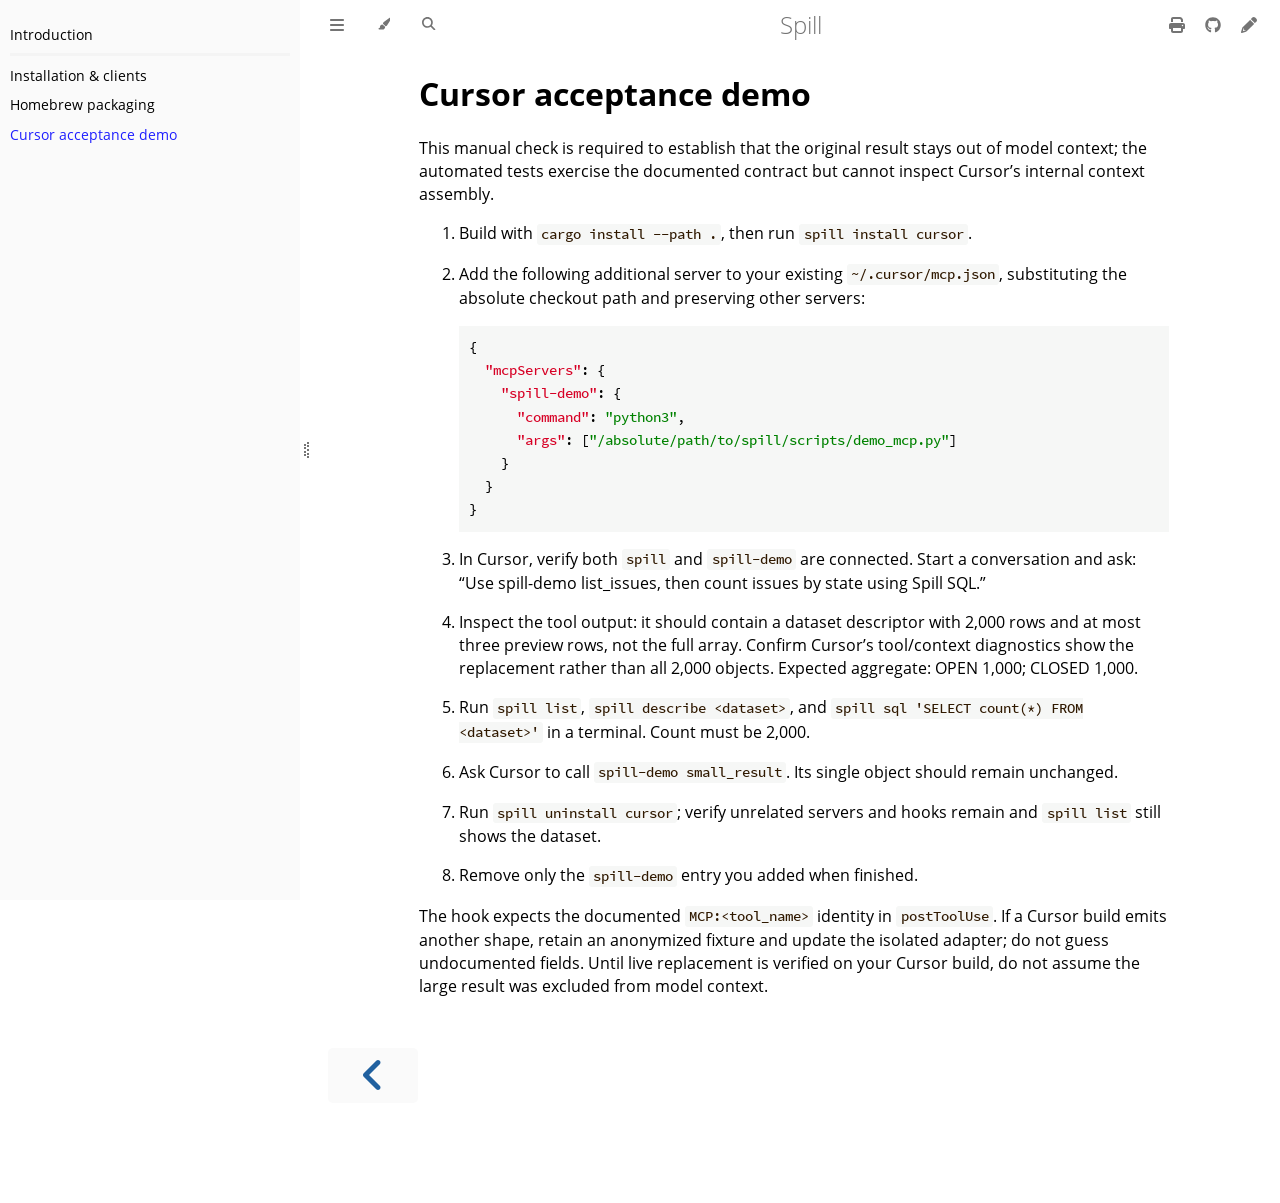
<file: book/cursor-demo.html>
<!DOCTYPE HTML>
<html lang="en" class="light sidebar-visible" dir="ltr">
    <head>
        <!-- Book generated using mdBook -->
        <meta charset="UTF-8">
        <title>Cursor acceptance demo - Spill</title>


        <!-- Custom HTML head -->

        <meta name="description" content="Keep large MCP tool results out of the context window.">
        <meta name="viewport" content="width=device-width, initial-scale=1">
        <meta name="theme-color" content="#ffffff">

        <link rel="icon" href="favicon-de23e50b.svg">
        <link rel="shortcut icon" href="favicon-8114d1fc.png">
        <link rel="stylesheet" href="css/variables-8adf115d.css">
        <link rel="stylesheet" href="css/general-e96d0476.css">
        <link rel="stylesheet" href="css/chrome-d279d366.css">
        <link rel="stylesheet" href="css/print-9e4910d8.css" media="print">

        <!-- Fonts -->
        <link rel="stylesheet" href="fonts/fonts-9644e21d.css">

        <!-- Highlight.js Stylesheets -->
        <link rel="stylesheet" id="mdbook-highlight-css" href="highlight-493f70e1.css">
        <link rel="stylesheet" id="mdbook-tomorrow-night-css" href="tomorrow-night-4c0ae647.css">
        <link rel="stylesheet" id="mdbook-ayu-highlight-css" href="ayu-highlight-3fdfc3ac.css">

        <!-- Custom theme stylesheets -->


        <!-- Provide site root and default themes to javascript -->
        <script>
            const path_to_root = "";
            const default_light_theme = "light";
            const default_dark_theme = "navy";
            window.path_to_searchindex_js = "searchindex-efed3928.js";
        </script>
        <!-- Start loading toc.js asap -->
        <script src="toc-bd58bba1.js"></script>
    </head>
    <body>
    <div id="mdbook-help-container">
        <div id="mdbook-help-popup">
            <h2 class="mdbook-help-title">Keyboard shortcuts</h2>
            <div>
                <p>Press <kbd>←</kbd> or <kbd>→</kbd> to navigate between chapters</p>
                <p>Press <kbd>S</kbd> or <kbd>/</kbd> to search in the book</p>
                <p>Press <kbd>?</kbd> to show this help</p>
                <p>Press <kbd>Esc</kbd> to hide this help</p>
            </div>
        </div>
    </div>
    <div id="mdbook-body-container">
        <!-- Work around some values being stored in localStorage wrapped in quotes -->
        <script>
            try {
                let theme = localStorage.getItem('mdbook-theme');
                let sidebar = localStorage.getItem('mdbook-sidebar');

                if (theme.startsWith('"') && theme.endsWith('"')) {
                    localStorage.setItem('mdbook-theme', theme.slice(1, theme.length - 1));
                }

                if (sidebar.startsWith('"') && sidebar.endsWith('"')) {
                    localStorage.setItem('mdbook-sidebar', sidebar.slice(1, sidebar.length - 1));
                }
            } catch (e) { }
        </script>

        <!-- Set the theme before any content is loaded, prevents flash -->
        <script>
            const default_theme = window.matchMedia("(prefers-color-scheme: dark)").matches ? default_dark_theme : default_light_theme;
            let theme;
            try { theme = localStorage.getItem('mdbook-theme'); } catch(e) { }
            if (theme === null || theme === undefined) { theme = default_theme; }
            const html = document.documentElement;
            html.classList.remove('light')
            html.classList.add(theme);
            html.classList.add("js");
        </script>

        <input type="checkbox" id="mdbook-sidebar-toggle-anchor" class="hidden">

        <!-- Hide / unhide sidebar before it is displayed -->
        <script>
            let sidebar = null;
            const sidebar_toggle = document.getElementById("mdbook-sidebar-toggle-anchor");
            if (document.body.clientWidth >= 1080) {
                try { sidebar = localStorage.getItem('mdbook-sidebar'); } catch(e) { }
                sidebar = sidebar || 'visible';
            } else {
                sidebar = 'hidden';
                sidebar_toggle.checked = false;
            }
            if (sidebar === 'visible') {
                sidebar_toggle.checked = true;
            } else {
                html.classList.remove('sidebar-visible');
            }
        </script>

        <nav id="mdbook-sidebar" class="sidebar" aria-label="Table of contents">
            <!-- populated by js -->
            <mdbook-sidebar-scrollbox class="sidebar-scrollbox"></mdbook-sidebar-scrollbox>
            <noscript>
                <iframe class="sidebar-iframe-outer" src="toc.html"></iframe>
            </noscript>
            <div id="mdbook-sidebar-resize-handle" class="sidebar-resize-handle">
                <div class="sidebar-resize-indicator"></div>
            </div>
        </nav>

        <div id="mdbook-page-wrapper" class="page-wrapper">

            <div class="page">
                <div id="mdbook-menu-bar-hover-placeholder"></div>
                <div id="mdbook-menu-bar" class="menu-bar sticky">
                    <div class="left-buttons">
                        <label id="mdbook-sidebar-toggle" class="icon-button" for="mdbook-sidebar-toggle-anchor" title="Toggle Table of Contents" aria-label="Toggle Table of Contents" aria-controls="mdbook-sidebar">
                            <span class=fa-svg><svg xmlns="http://www.w3.org/2000/svg" viewBox="0 0 448 512"><!--! Font Awesome Free 6.2.0 by @fontawesome - https://fontawesome.com License - https://fontawesome.com/license/free (Icons: CC BY 4.0, Fonts: SIL OFL 1.1, Code: MIT License) Copyright 2022 Fonticons, Inc. --><path d="M0 96C0 78.3 14.3 64 32 64H416c17.7 0 32 14.3 32 32s-14.3 32-32 32H32C14.3 128 0 113.7 0 96zM0 256c0-17.7 14.3-32 32-32H416c17.7 0 32 14.3 32 32s-14.3 32-32 32H32c-17.7 0-32-14.3-32-32zM448 416c0 17.7-14.3 32-32 32H32c-17.7 0-32-14.3-32-32s14.3-32 32-32H416c17.7 0 32 14.3 32 32z"/></svg></span>
                        </label>
                        <button id="mdbook-theme-toggle" class="icon-button" type="button" title="Change theme" aria-label="Change theme" aria-haspopup="true" aria-expanded="false" aria-controls="mdbook-theme-list">
                            <span class=fa-svg><svg xmlns="http://www.w3.org/2000/svg" viewBox="0 0 576 512"><!--! Font Awesome Free 6.2.0 by @fontawesome - https://fontawesome.com License - https://fontawesome.com/license/free (Icons: CC BY 4.0, Fonts: SIL OFL 1.1, Code: MIT License) Copyright 2022 Fonticons, Inc. --><path d="M371.3 367.1c27.3-3.9 51.9-19.4 67.2-42.9L600.2 74.1c12.6-19.5 9.4-45.3-7.6-61.2S549.7-4.4 531.1 9.6L294.4 187.2c-24 18-38.2 46.1-38.4 76.1L371.3 367.1zm-19.6 25.4l-116-104.4C175.9 290.3 128 339.6 128 400c0 3.9 .2 7.8 .6 11.6c1.8 17.5-10.2 36.4-27.8 36.4H96c-17.7 0-32 14.3-32 32s14.3 32 32 32H240c61.9 0 112-50.1 112-112c0-2.5-.1-5-.2-7.5z"/></svg></span>
                        </button>
                        <ul id="mdbook-theme-list" class="theme-popup" aria-label="Themes" role="menu">
                            <li role="none"><button role="menuitem" class="theme" id="mdbook-theme-default_theme">Auto</button></li>
                            <li role="none"><button role="menuitem" class="theme" id="mdbook-theme-light">Light</button></li>
                            <li role="none"><button role="menuitem" class="theme" id="mdbook-theme-rust">Rust</button></li>
                            <li role="none"><button role="menuitem" class="theme" id="mdbook-theme-coal">Coal</button></li>
                            <li role="none"><button role="menuitem" class="theme" id="mdbook-theme-navy">Navy</button></li>
                            <li role="none"><button role="menuitem" class="theme" id="mdbook-theme-ayu">Ayu</button></li>
                        </ul>
                        <button id="mdbook-search-toggle" class="icon-button" type="button" title="Search (`/`)" aria-label="Toggle Searchbar" aria-expanded="false" aria-keyshortcuts="/ s" aria-controls="mdbook-searchbar">
                            <span class=fa-svg><svg xmlns="http://www.w3.org/2000/svg" viewBox="0 0 512 512"><!--! Font Awesome Free 6.2.0 by @fontawesome - https://fontawesome.com License - https://fontawesome.com/license/free (Icons: CC BY 4.0, Fonts: SIL OFL 1.1, Code: MIT License) Copyright 2022 Fonticons, Inc. --><path d="M416 208c0 45.9-14.9 88.3-40 122.7L502.6 457.4c12.5 12.5 12.5 32.8 0 45.3s-32.8 12.5-45.3 0L330.7 376c-34.4 25.2-76.8 40-122.7 40C93.1 416 0 322.9 0 208S93.1 0 208 0S416 93.1 416 208zM208 352c79.5 0 144-64.5 144-144s-64.5-144-144-144S64 128.5 64 208s64.5 144 144 144z"/></svg></span>
                        </button>
                    </div>

                    <h1 class="menu-title">Spill</h1>

                    <div class="right-buttons">
                        <a href="print.html" title="Print this book" aria-label="Print this book">
                            <span class=fa-svg id="print-button"><svg xmlns="http://www.w3.org/2000/svg" viewBox="0 0 512 512"><!--! Font Awesome Free 6.2.0 by @fontawesome - https://fontawesome.com License - https://fontawesome.com/license/free (Icons: CC BY 4.0, Fonts: SIL OFL 1.1, Code: MIT License) Copyright 2022 Fonticons, Inc. --><path d="M128 0C92.7 0 64 28.7 64 64v96h64V64H354.7L384 93.3V160h64V93.3c0-17-6.7-33.3-18.7-45.3L400 18.7C388 6.7 371.7 0 354.7 0H128zM384 352v32 64H128V384 368 352H384zm64 32h32c17.7 0 32-14.3 32-32V256c0-35.3-28.7-64-64-64H64c-35.3 0-64 28.7-64 64v96c0 17.7 14.3 32 32 32H64v64c0 35.3 28.7 64 64 64H384c35.3 0 64-28.7 64-64V384zm-16-88c-13.3 0-24-10.7-24-24s10.7-24 24-24s24 10.7 24 24s-10.7 24-24 24z"/></svg></span>
                        </a>
                        <a href="https://github.com/spill-ai/spill" title="Git repository" aria-label="Git repository">
                            <span class=fa-svg><svg xmlns="http://www.w3.org/2000/svg" viewBox="0 0 496 512"><!--! Font Awesome Free 6.2.0 by @fontawesome - https://fontawesome.com License - https://fontawesome.com/license/free (Icons: CC BY 4.0, Fonts: SIL OFL 1.1, Code: MIT License) Copyright 2022 Fonticons, Inc. --><path d="M165.9 397.4c0 2-2.3 3.6-5.2 3.6-3.3.3-5.6-1.3-5.6-3.6 0-2 2.3-3.6 5.2-3.6 3-.3 5.6 1.3 5.6 3.6zm-31.1-4.5c-.7 2 1.3 4.3 4.3 4.9 2.6 1 5.6 0 6.2-2s-1.3-4.3-4.3-5.2c-2.6-.7-5.5.3-6.2 2.3zm44.2-1.7c-2.9.7-4.9 2.6-4.6 4.9.3 2 2.9 3.3 5.9 2.6 2.9-.7 4.9-2.6 4.6-4.6-.3-1.9-3-3.2-5.9-2.9zM244.8 8C106.1 8 0 113.3 0 252c0 110.9 69.8 205.8 169.5 239.2 12.8 2.3 17.3-5.6 17.3-12.1 0-6.2-.3-40.4-.3-61.4 0 0-70 15-84.7-29.8 0 0-11.4-29.1-27.8-36.6 0 0-22.9-15.7 1.6-15.4 0 0 24.9 2 38.6 25.8 21.9 38.6 58.6 27.5 72.9 20.9 2.3-16 8.8-27.1 16-33.7-55.9-6.2-112.3-14.3-112.3-110.5 0-27.5 7.6-41.3 23.6-58.9-2.6-6.5-11.1-33.3 2.6-67.9 20.9-6.5 69 27 69 27 20-5.6 41.5-8.5 62.8-8.5s42.8 2.9 62.8 8.5c0 0 48.1-33.6 69-27 13.7 34.7 5.2 61.4 2.6 67.9 16 17.7 25.8 31.5 25.8 58.9 0 96.5-58.9 104.2-114.8 110.5 9.2 7.9 17 22.9 17 46.4 0 33.7-.3 75.4-.3 83.6 0 6.5 4.6 14.4 17.3 12.1C428.2 457.8 496 362.9 496 252 496 113.3 383.5 8 244.8 8zM97.2 352.9c-1.3 1-1 3.3.7 5.2 1.6 1.6 3.9 2.3 5.2 1 1.3-1 1-3.3-.7-5.2-1.6-1.6-3.9-2.3-5.2-1zm-10.8-8.1c-.7 1.3.3 2.9 2.3 3.9 1.6 1 3.6.7 4.3-.7.7-1.3-.3-2.9-2.3-3.9-2-.6-3.6-.3-4.3.7zm32.4 35.6c-1.6 1.3-1 4.3 1.3 6.2 2.3 2.3 5.2 2.6 6.5 1 1.3-1.3.7-4.3-1.3-6.2-2.2-2.3-5.2-2.6-6.5-1zm-11.4-14.7c-1.6 1-1.6 3.6 0 5.9 1.6 2.3 4.3 3.3 5.6 2.3 1.6-1.3 1.6-3.9 0-6.2-1.4-2.3-4-3.3-5.6-2z"/></svg></span>
                        </a>
                        <a href="https://github.com/spill-ai/spill/edit/main/docs/docs/cursor-demo.md" title="Suggest an edit" aria-label="Suggest an edit" rel="edit">
                            <span class=fa-svg id="git-edit-button"><svg xmlns="http://www.w3.org/2000/svg" viewBox="0 0 512 512"><!--! Font Awesome Free 6.2.0 by @fontawesome - https://fontawesome.com License - https://fontawesome.com/license/free (Icons: CC BY 4.0, Fonts: SIL OFL 1.1, Code: MIT License) Copyright 2022 Fonticons, Inc. --><path d="M421.7 220.3l-11.3 11.3-22.6 22.6-205 205c-6.6 6.6-14.8 11.5-23.8 14.1L30.8 511c-8.4 2.5-17.5 .2-23.7-6.1S-1.5 489.7 1 481.2L38.7 353.1c2.6-9 7.5-17.2 14.1-23.8l205-205 22.6-22.6 11.3-11.3 33.9 33.9 62.1 62.1 33.9 33.9zM96 353.9l-9.3 9.3c-.9 .9-1.6 2.1-2 3.4l-25.3 86 86-25.3c1.3-.4 2.5-1.1 3.4-2l9.3-9.3H112c-8.8 0-16-7.2-16-16V353.9zM453.3 19.3l39.4 39.4c25 25 25 65.5 0 90.5l-14.5 14.5-22.6 22.6-11.3 11.3-33.9-33.9-62.1-62.1L314.3 67.7l11.3-11.3 22.6-22.6 14.5-14.5c25-25 65.5-25 90.5 0z"/></svg></span>
                        </a>

                    </div>
                </div>

                <div id="mdbook-search-wrapper" class="hidden">
                    <form id="mdbook-searchbar-outer" class="searchbar-outer">
                        <div class="search-wrapper">
                            <input type="search" id="mdbook-searchbar" name="searchbar" placeholder="Search this book ..." aria-controls="mdbook-searchresults-outer" aria-describedby="searchresults-header">
                            <div class="spinner-wrapper">
                                <span class=fa-svg id="fa-spin"><svg xmlns="http://www.w3.org/2000/svg" viewBox="0 0 512 512"><!--! Font Awesome Free 6.2.0 by @fontawesome - https://fontawesome.com License - https://fontawesome.com/license/free (Icons: CC BY 4.0, Fonts: SIL OFL 1.1, Code: MIT License) Copyright 2022 Fonticons, Inc. --><path d="M304 48c0-26.5-21.5-48-48-48s-48 21.5-48 48s21.5 48 48 48s48-21.5 48-48zm0 416c0-26.5-21.5-48-48-48s-48 21.5-48 48s21.5 48 48 48s48-21.5 48-48zM48 304c26.5 0 48-21.5 48-48s-21.5-48-48-48s-48 21.5-48 48s21.5 48 48 48zm464-48c0-26.5-21.5-48-48-48s-48 21.5-48 48s21.5 48 48 48s48-21.5 48-48zM142.9 437c18.7-18.7 18.7-49.1 0-67.9s-49.1-18.7-67.9 0s-18.7 49.1 0 67.9s49.1 18.7 67.9 0zm0-294.2c18.7-18.7 18.7-49.1 0-67.9S93.7 56.2 75 75s-18.7 49.1 0 67.9s49.1 18.7 67.9 0zM369.1 437c18.7 18.7 49.1 18.7 67.9 0s18.7-49.1 0-67.9s-49.1-18.7-67.9 0s-18.7 49.1 0 67.9z"/></svg></span>
                            </div>
                        </div>
                    </form>
                    <div id="mdbook-searchresults-outer" class="searchresults-outer hidden">
                        <div id="mdbook-searchresults-header" class="searchresults-header"></div>
                        <ul id="mdbook-searchresults">
                        </ul>
                    </div>
                </div>

                <!-- Apply ARIA attributes after the sidebar and the sidebar toggle button are added to the DOM -->
                <script>
                    document.getElementById('mdbook-sidebar-toggle').setAttribute('aria-expanded', sidebar === 'visible');
                    document.getElementById('mdbook-sidebar').setAttribute('aria-hidden', sidebar !== 'visible');
                    Array.from(document.querySelectorAll('#mdbook-sidebar a')).forEach(function(link) {
                        link.setAttribute('tabIndex', sidebar === 'visible' ? 0 : -1);
                    });
                </script>

                <div id="mdbook-content" class="content">
                    <main>
                        <h1 id="cursor-acceptance-demo"><a class="header" href="#cursor-acceptance-demo">Cursor acceptance demo</a></h1>
<p>This manual check is required to establish that the original result stays out of model context; the automated tests exercise the documented contract but cannot inspect Cursor’s internal context assembly.</p>
<ol>
<li>
<p>Build with <code>cargo install --path .</code>, then run <code>spill install cursor</code>.</p>
</li>
<li>
<p>Add the following additional server to your existing <code>~/.cursor/mcp.json</code>, substituting the absolute checkout path and preserving other servers:</p>
<pre><code class="language-json">{
  "mcpServers": {
    "spill-demo": {
      "command": "python3",
      "args": ["/absolute/path/to/spill/scripts/demo_mcp.py"]
    }
  }
}
</code></pre>
</li>
<li>
<p>In Cursor, verify both <code>spill</code> and <code>spill-demo</code> are connected. Start a conversation and ask: “Use spill-demo list_issues, then count issues by state using Spill SQL.”</p>
</li>
<li>
<p>Inspect the tool output: it should contain a dataset descriptor with 2,000 rows and at most three preview rows, not the full array. Confirm Cursor’s tool/context diagnostics show the replacement rather than all 2,000 objects. Expected aggregate: OPEN 1,000; CLOSED 1,000.</p>
</li>
<li>
<p>Run <code>spill list</code>, <code>spill describe &lt;dataset&gt;</code>, and <code>spill sql 'SELECT count(*) FROM &lt;dataset&gt;'</code> in a terminal. Count must be 2,000.</p>
</li>
<li>
<p>Ask Cursor to call <code>spill-demo small_result</code>. Its single object should remain unchanged.</p>
</li>
<li>
<p>Run <code>spill uninstall cursor</code>; verify unrelated servers and hooks remain and <code>spill list</code> still shows the dataset.</p>
</li>
<li>
<p>Remove only the <code>spill-demo</code> entry you added when finished.</p>
</li>
</ol>
<p>The hook expects the documented <code>MCP:&lt;tool_name&gt;</code> identity in <code>postToolUse</code>. If a Cursor build emits another shape, retain an anonymized fixture and update the isolated adapter; do not guess undocumented fields. Until live replacement is verified on your Cursor build, do not assume the large result was excluded from model context.</p>

                    </main>

                    <nav class="nav-wrapper" aria-label="Page navigation">
                        <!-- Mobile navigation buttons -->
                            <a rel="prev" href="homebrew.html" class="mobile-nav-chapters previous" title="Previous chapter" aria-label="Previous chapter" aria-keyshortcuts="Left">
                                <span class=fa-svg><svg xmlns="http://www.w3.org/2000/svg" viewBox="0 0 320 512"><!--! Font Awesome Free 6.2.0 by @fontawesome - https://fontawesome.com License - https://fontawesome.com/license/free (Icons: CC BY 4.0, Fonts: SIL OFL 1.1, Code: MIT License) Copyright 2022 Fonticons, Inc. --><path d="M41.4 233.4c-12.5 12.5-12.5 32.8 0 45.3l160 160c12.5 12.5 32.8 12.5 45.3 0s12.5-32.8 0-45.3L109.3 256 246.6 118.6c12.5-12.5 12.5-32.8 0-45.3s-32.8-12.5-45.3 0l-160 160z"/></svg></span>
                            </a>


                        <div style="clear: both"></div>
                    </nav>
                </div>
            </div>

            <nav class="nav-wide-wrapper" aria-label="Page navigation">
                    <a rel="prev" href="homebrew.html" class="nav-chapters previous" title="Previous chapter" aria-label="Previous chapter" aria-keyshortcuts="Left">
                        <span class=fa-svg><svg xmlns="http://www.w3.org/2000/svg" viewBox="0 0 320 512"><!--! Font Awesome Free 6.2.0 by @fontawesome - https://fontawesome.com License - https://fontawesome.com/license/free (Icons: CC BY 4.0, Fonts: SIL OFL 1.1, Code: MIT License) Copyright 2022 Fonticons, Inc. --><path d="M41.4 233.4c-12.5 12.5-12.5 32.8 0 45.3l160 160c12.5 12.5 32.8 12.5 45.3 0s12.5-32.8 0-45.3L109.3 256 246.6 118.6c12.5-12.5 12.5-32.8 0-45.3s-32.8-12.5-45.3 0l-160 160z"/></svg></span>
                    </a>

            </nav>

        </div>

        <template id=fa-eye><span class=fa-svg><svg xmlns="http://www.w3.org/2000/svg" viewBox="0 0 576 512"><!--! Font Awesome Free 6.2.0 by @fontawesome - https://fontawesome.com License - https://fontawesome.com/license/free (Icons: CC BY 4.0, Fonts: SIL OFL 1.1, Code: MIT License) Copyright 2022 Fonticons, Inc. --><path d="M288 32c-80.8 0-145.5 36.8-192.6 80.6C48.6 156 17.3 208 2.5 243.7c-3.3 7.9-3.3 16.7 0 24.6C17.3 304 48.6 356 95.4 399.4C142.5 443.2 207.2 480 288 480s145.5-36.8 192.6-80.6c46.8-43.5 78.1-95.4 93-131.1c3.3-7.9 3.3-16.7 0-24.6c-14.9-35.7-46.2-87.7-93-131.1C433.5 68.8 368.8 32 288 32zM432 256c0 79.5-64.5 144-144 144s-144-64.5-144-144s64.5-144 144-144s144 64.5 144 144zM288 192c0 35.3-28.7 64-64 64c-11.5 0-22.3-3-31.6-8.4c-.2 2.8-.4 5.5-.4 8.4c0 53 43 96 96 96s96-43 96-96s-43-96-96-96c-2.8 0-5.6 .1-8.4 .4c5.3 9.3 8.4 20.1 8.4 31.6z"/></svg></span></template>
        <template id=fa-eye-slash><span class=fa-svg><svg xmlns="http://www.w3.org/2000/svg" viewBox="0 0 640 512"><!--! Font Awesome Free 6.2.0 by @fontawesome - https://fontawesome.com License - https://fontawesome.com/license/free (Icons: CC BY 4.0, Fonts: SIL OFL 1.1, Code: MIT License) Copyright 2022 Fonticons, Inc. --><path d="M38.8 5.1C28.4-3.1 13.3-1.2 5.1 9.2S-1.2 34.7 9.2 42.9l592 464c10.4 8.2 25.5 6.3 33.7-4.1s6.3-25.5-4.1-33.7L525.6 386.7c39.6-40.6 66.4-86.1 79.9-118.4c3.3-7.9 3.3-16.7 0-24.6c-14.9-35.7-46.2-87.7-93-131.1C465.5 68.8 400.8 32 320 32c-68.2 0-125 26.3-169.3 60.8L38.8 5.1zM223.1 149.5C248.6 126.2 282.7 112 320 112c79.5 0 144 64.5 144 144c0 24.9-6.3 48.3-17.4 68.7L408 294.5c5.2-11.8 8-24.8 8-38.5c0-53-43-96-96-96c-2.8 0-5.6 .1-8.4 .4c5.3 9.3 8.4 20.1 8.4 31.6c0 10.2-2.4 19.8-6.6 28.3l-90.3-70.8zm223.1 298L373 389.9c-16.4 6.5-34.3 10.1-53 10.1c-79.5 0-144-64.5-144-144c0-6.9 .5-13.6 1.4-20.2L83.1 161.5C60.3 191.2 44 220.8 34.5 243.7c-3.3 7.9-3.3 16.7 0 24.6c14.9 35.7 46.2 87.7 93 131.1C174.5 443.2 239.2 480 320 480c47.8 0 89.9-12.9 126.2-32.5z"/></svg></span></template>
        <template id=fa-copy><span class=fa-svg><svg xmlns="http://www.w3.org/2000/svg" viewBox="0 0 512 512"><!--! Font Awesome Free 6.2.0 by @fontawesome - https://fontawesome.com License - https://fontawesome.com/license/free (Icons: CC BY 4.0, Fonts: SIL OFL 1.1, Code: MIT License) Copyright 2022 Fonticons, Inc. --><path d="M502.6 70.63l-61.25-61.25C435.4 3.371 427.2 0 418.7 0H255.1c-35.35 0-64 28.66-64 64l.0195 256C192 355.4 220.7 384 256 384h192c35.2 0 64-28.8 64-64V93.25C512 84.77 508.6 76.63 502.6 70.63zM464 320c0 8.836-7.164 16-16 16H255.1c-8.838 0-16-7.164-16-16L239.1 64.13c0-8.836 7.164-16 16-16h128L384 96c0 17.67 14.33 32 32 32h47.1V320zM272 448c0 8.836-7.164 16-16 16H63.1c-8.838 0-16-7.164-16-16L47.98 192.1c0-8.836 7.164-16 16-16H160V128H63.99c-35.35 0-64 28.65-64 64l.0098 256C.002 483.3 28.66 512 64 512h192c35.2 0 64-28.8 64-64v-32h-47.1L272 448z"/></svg></span></template>
        <template id=fa-play><span class=fa-svg><svg xmlns="http://www.w3.org/2000/svg" viewBox="0 0 384 512"><!--! Font Awesome Free 6.2.0 by @fontawesome - https://fontawesome.com License - https://fontawesome.com/license/free (Icons: CC BY 4.0, Fonts: SIL OFL 1.1, Code: MIT License) Copyright 2022 Fonticons, Inc. --><path d="M73 39c-14.8-9.1-33.4-9.4-48.5-.9S0 62.6 0 80V432c0 17.4 9.4 33.4 24.5 41.9s33.7 8.1 48.5-.9L361 297c14.3-8.7 23-24.2 23-41s-8.7-32.2-23-41L73 39z"/></svg></span></template>
        <template id=fa-clock-rotate-left><span class=fa-svg><svg xmlns="http://www.w3.org/2000/svg" viewBox="0 0 512 512"><!--! Font Awesome Free 6.2.0 by @fontawesome - https://fontawesome.com License - https://fontawesome.com/license/free (Icons: CC BY 4.0, Fonts: SIL OFL 1.1, Code: MIT License) Copyright 2022 Fonticons, Inc. --><path d="M75 75L41 41C25.9 25.9 0 36.6 0 57.9V168c0 13.3 10.7 24 24 24H134.1c21.4 0 32.1-25.9 17-41l-30.8-30.8C155 85.5 203 64 256 64c106 0 192 86 192 192s-86 192-192 192c-40.8 0-78.6-12.7-109.7-34.4c-14.5-10.1-34.4-6.6-44.6 7.9s-6.6 34.4 7.9 44.6C151.2 495 201.7 512 256 512c141.4 0 256-114.6 256-256S397.4 0 256 0C185.3 0 121.3 28.7 75 75zm181 53c-13.3 0-24 10.7-24 24V256c0 6.4 2.5 12.5 7 17l72 72c9.4 9.4 24.6 9.4 33.9 0s9.4-24.6 0-33.9l-65-65V152c0-13.3-10.7-24-24-24z"/></svg></span></template>



        <script>
            window.playground_copyable = true;
        </script>


        <script src="elasticlunr-ef4e11c1.min.js"></script>
        <script src="mark-09e88c2c.min.js"></script>
        <script src="searcher-09f2665d.js"></script>

        <script src="clipboard-1626706a.min.js"></script>
        <script src="highlight-abc7f01d.js"></script>
        <script src="book-609e4cb8.js"></script>

        <!-- Custom JS scripts -->



    </div>
    </body>
</html>
</file>
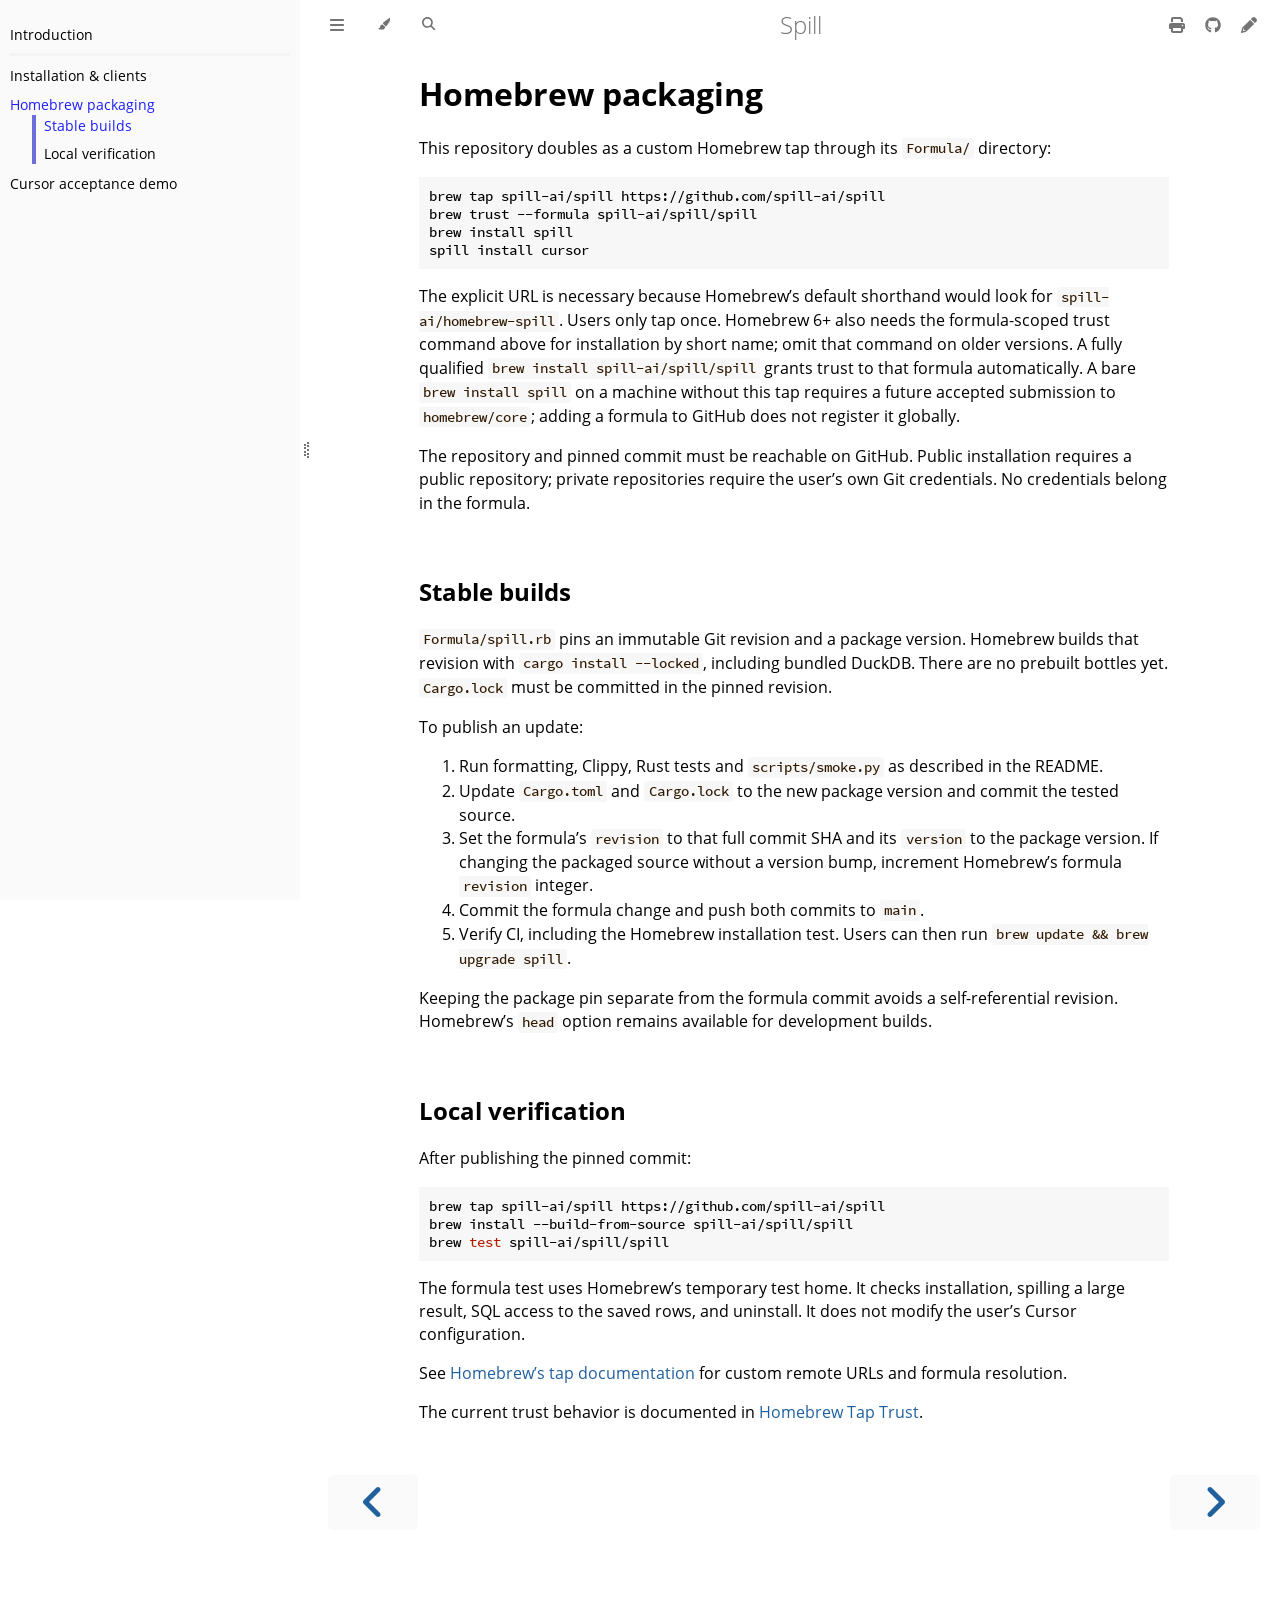
<file: book/homebrew.html>
<!DOCTYPE HTML>
<html lang="en" class="light sidebar-visible" dir="ltr">
    <head>
        <!-- Book generated using mdBook -->
        <meta charset="UTF-8">
        <title>Homebrew packaging - Spill</title>


        <!-- Custom HTML head -->

        <meta name="description" content="Keep large MCP tool results out of the context window.">
        <meta name="viewport" content="width=device-width, initial-scale=1">
        <meta name="theme-color" content="#ffffff">

        <link rel="icon" href="favicon-de23e50b.svg">
        <link rel="shortcut icon" href="favicon-8114d1fc.png">
        <link rel="stylesheet" href="css/variables-8adf115d.css">
        <link rel="stylesheet" href="css/general-e96d0476.css">
        <link rel="stylesheet" href="css/chrome-d279d366.css">
        <link rel="stylesheet" href="css/print-9e4910d8.css" media="print">

        <!-- Fonts -->
        <link rel="stylesheet" href="fonts/fonts-9644e21d.css">

        <!-- Highlight.js Stylesheets -->
        <link rel="stylesheet" id="mdbook-highlight-css" href="highlight-493f70e1.css">
        <link rel="stylesheet" id="mdbook-tomorrow-night-css" href="tomorrow-night-4c0ae647.css">
        <link rel="stylesheet" id="mdbook-ayu-highlight-css" href="ayu-highlight-3fdfc3ac.css">

        <!-- Custom theme stylesheets -->


        <!-- Provide site root and default themes to javascript -->
        <script>
            const path_to_root = "";
            const default_light_theme = "light";
            const default_dark_theme = "navy";
            window.path_to_searchindex_js = "searchindex-efed3928.js";
        </script>
        <!-- Start loading toc.js asap -->
        <script src="toc-bd58bba1.js"></script>
    </head>
    <body>
    <div id="mdbook-help-container">
        <div id="mdbook-help-popup">
            <h2 class="mdbook-help-title">Keyboard shortcuts</h2>
            <div>
                <p>Press <kbd>←</kbd> or <kbd>→</kbd> to navigate between chapters</p>
                <p>Press <kbd>S</kbd> or <kbd>/</kbd> to search in the book</p>
                <p>Press <kbd>?</kbd> to show this help</p>
                <p>Press <kbd>Esc</kbd> to hide this help</p>
            </div>
        </div>
    </div>
    <div id="mdbook-body-container">
        <!-- Work around some values being stored in localStorage wrapped in quotes -->
        <script>
            try {
                let theme = localStorage.getItem('mdbook-theme');
                let sidebar = localStorage.getItem('mdbook-sidebar');

                if (theme.startsWith('"') && theme.endsWith('"')) {
                    localStorage.setItem('mdbook-theme', theme.slice(1, theme.length - 1));
                }

                if (sidebar.startsWith('"') && sidebar.endsWith('"')) {
                    localStorage.setItem('mdbook-sidebar', sidebar.slice(1, sidebar.length - 1));
                }
            } catch (e) { }
        </script>

        <!-- Set the theme before any content is loaded, prevents flash -->
        <script>
            const default_theme = window.matchMedia("(prefers-color-scheme: dark)").matches ? default_dark_theme : default_light_theme;
            let theme;
            try { theme = localStorage.getItem('mdbook-theme'); } catch(e) { }
            if (theme === null || theme === undefined) { theme = default_theme; }
            const html = document.documentElement;
            html.classList.remove('light')
            html.classList.add(theme);
            html.classList.add("js");
        </script>

        <input type="checkbox" id="mdbook-sidebar-toggle-anchor" class="hidden">

        <!-- Hide / unhide sidebar before it is displayed -->
        <script>
            let sidebar = null;
            const sidebar_toggle = document.getElementById("mdbook-sidebar-toggle-anchor");
            if (document.body.clientWidth >= 1080) {
                try { sidebar = localStorage.getItem('mdbook-sidebar'); } catch(e) { }
                sidebar = sidebar || 'visible';
            } else {
                sidebar = 'hidden';
                sidebar_toggle.checked = false;
            }
            if (sidebar === 'visible') {
                sidebar_toggle.checked = true;
            } else {
                html.classList.remove('sidebar-visible');
            }
        </script>

        <nav id="mdbook-sidebar" class="sidebar" aria-label="Table of contents">
            <!-- populated by js -->
            <mdbook-sidebar-scrollbox class="sidebar-scrollbox"></mdbook-sidebar-scrollbox>
            <noscript>
                <iframe class="sidebar-iframe-outer" src="toc.html"></iframe>
            </noscript>
            <div id="mdbook-sidebar-resize-handle" class="sidebar-resize-handle">
                <div class="sidebar-resize-indicator"></div>
            </div>
        </nav>

        <div id="mdbook-page-wrapper" class="page-wrapper">

            <div class="page">
                <div id="mdbook-menu-bar-hover-placeholder"></div>
                <div id="mdbook-menu-bar" class="menu-bar sticky">
                    <div class="left-buttons">
                        <label id="mdbook-sidebar-toggle" class="icon-button" for="mdbook-sidebar-toggle-anchor" title="Toggle Table of Contents" aria-label="Toggle Table of Contents" aria-controls="mdbook-sidebar">
                            <span class=fa-svg><svg xmlns="http://www.w3.org/2000/svg" viewBox="0 0 448 512"><!--! Font Awesome Free 6.2.0 by @fontawesome - https://fontawesome.com License - https://fontawesome.com/license/free (Icons: CC BY 4.0, Fonts: SIL OFL 1.1, Code: MIT License) Copyright 2022 Fonticons, Inc. --><path d="M0 96C0 78.3 14.3 64 32 64H416c17.7 0 32 14.3 32 32s-14.3 32-32 32H32C14.3 128 0 113.7 0 96zM0 256c0-17.7 14.3-32 32-32H416c17.7 0 32 14.3 32 32s-14.3 32-32 32H32c-17.7 0-32-14.3-32-32zM448 416c0 17.7-14.3 32-32 32H32c-17.7 0-32-14.3-32-32s14.3-32 32-32H416c17.7 0 32 14.3 32 32z"/></svg></span>
                        </label>
                        <button id="mdbook-theme-toggle" class="icon-button" type="button" title="Change theme" aria-label="Change theme" aria-haspopup="true" aria-expanded="false" aria-controls="mdbook-theme-list">
                            <span class=fa-svg><svg xmlns="http://www.w3.org/2000/svg" viewBox="0 0 576 512"><!--! Font Awesome Free 6.2.0 by @fontawesome - https://fontawesome.com License - https://fontawesome.com/license/free (Icons: CC BY 4.0, Fonts: SIL OFL 1.1, Code: MIT License) Copyright 2022 Fonticons, Inc. --><path d="M371.3 367.1c27.3-3.9 51.9-19.4 67.2-42.9L600.2 74.1c12.6-19.5 9.4-45.3-7.6-61.2S549.7-4.4 531.1 9.6L294.4 187.2c-24 18-38.2 46.1-38.4 76.1L371.3 367.1zm-19.6 25.4l-116-104.4C175.9 290.3 128 339.6 128 400c0 3.9 .2 7.8 .6 11.6c1.8 17.5-10.2 36.4-27.8 36.4H96c-17.7 0-32 14.3-32 32s14.3 32 32 32H240c61.9 0 112-50.1 112-112c0-2.5-.1-5-.2-7.5z"/></svg></span>
                        </button>
                        <ul id="mdbook-theme-list" class="theme-popup" aria-label="Themes" role="menu">
                            <li role="none"><button role="menuitem" class="theme" id="mdbook-theme-default_theme">Auto</button></li>
                            <li role="none"><button role="menuitem" class="theme" id="mdbook-theme-light">Light</button></li>
                            <li role="none"><button role="menuitem" class="theme" id="mdbook-theme-rust">Rust</button></li>
                            <li role="none"><button role="menuitem" class="theme" id="mdbook-theme-coal">Coal</button></li>
                            <li role="none"><button role="menuitem" class="theme" id="mdbook-theme-navy">Navy</button></li>
                            <li role="none"><button role="menuitem" class="theme" id="mdbook-theme-ayu">Ayu</button></li>
                        </ul>
                        <button id="mdbook-search-toggle" class="icon-button" type="button" title="Search (`/`)" aria-label="Toggle Searchbar" aria-expanded="false" aria-keyshortcuts="/ s" aria-controls="mdbook-searchbar">
                            <span class=fa-svg><svg xmlns="http://www.w3.org/2000/svg" viewBox="0 0 512 512"><!--! Font Awesome Free 6.2.0 by @fontawesome - https://fontawesome.com License - https://fontawesome.com/license/free (Icons: CC BY 4.0, Fonts: SIL OFL 1.1, Code: MIT License) Copyright 2022 Fonticons, Inc. --><path d="M416 208c0 45.9-14.9 88.3-40 122.7L502.6 457.4c12.5 12.5 12.5 32.8 0 45.3s-32.8 12.5-45.3 0L330.7 376c-34.4 25.2-76.8 40-122.7 40C93.1 416 0 322.9 0 208S93.1 0 208 0S416 93.1 416 208zM208 352c79.5 0 144-64.5 144-144s-64.5-144-144-144S64 128.5 64 208s64.5 144 144 144z"/></svg></span>
                        </button>
                    </div>

                    <h1 class="menu-title">Spill</h1>

                    <div class="right-buttons">
                        <a href="print.html" title="Print this book" aria-label="Print this book">
                            <span class=fa-svg id="print-button"><svg xmlns="http://www.w3.org/2000/svg" viewBox="0 0 512 512"><!--! Font Awesome Free 6.2.0 by @fontawesome - https://fontawesome.com License - https://fontawesome.com/license/free (Icons: CC BY 4.0, Fonts: SIL OFL 1.1, Code: MIT License) Copyright 2022 Fonticons, Inc. --><path d="M128 0C92.7 0 64 28.7 64 64v96h64V64H354.7L384 93.3V160h64V93.3c0-17-6.7-33.3-18.7-45.3L400 18.7C388 6.7 371.7 0 354.7 0H128zM384 352v32 64H128V384 368 352H384zm64 32h32c17.7 0 32-14.3 32-32V256c0-35.3-28.7-64-64-64H64c-35.3 0-64 28.7-64 64v96c0 17.7 14.3 32 32 32H64v64c0 35.3 28.7 64 64 64H384c35.3 0 64-28.7 64-64V384zm-16-88c-13.3 0-24-10.7-24-24s10.7-24 24-24s24 10.7 24 24s-10.7 24-24 24z"/></svg></span>
                        </a>
                        <a href="https://github.com/spill-ai/spill" title="Git repository" aria-label="Git repository">
                            <span class=fa-svg><svg xmlns="http://www.w3.org/2000/svg" viewBox="0 0 496 512"><!--! Font Awesome Free 6.2.0 by @fontawesome - https://fontawesome.com License - https://fontawesome.com/license/free (Icons: CC BY 4.0, Fonts: SIL OFL 1.1, Code: MIT License) Copyright 2022 Fonticons, Inc. --><path d="M165.9 397.4c0 2-2.3 3.6-5.2 3.6-3.3.3-5.6-1.3-5.6-3.6 0-2 2.3-3.6 5.2-3.6 3-.3 5.6 1.3 5.6 3.6zm-31.1-4.5c-.7 2 1.3 4.3 4.3 4.9 2.6 1 5.6 0 6.2-2s-1.3-4.3-4.3-5.2c-2.6-.7-5.5.3-6.2 2.3zm44.2-1.7c-2.9.7-4.9 2.6-4.6 4.9.3 2 2.9 3.3 5.9 2.6 2.9-.7 4.9-2.6 4.6-4.6-.3-1.9-3-3.2-5.9-2.9zM244.8 8C106.1 8 0 113.3 0 252c0 110.9 69.8 205.8 169.5 239.2 12.8 2.3 17.3-5.6 17.3-12.1 0-6.2-.3-40.4-.3-61.4 0 0-70 15-84.7-29.8 0 0-11.4-29.1-27.8-36.6 0 0-22.9-15.7 1.6-15.4 0 0 24.9 2 38.6 25.8 21.9 38.6 58.6 27.5 72.9 20.9 2.3-16 8.8-27.1 16-33.7-55.9-6.2-112.3-14.3-112.3-110.5 0-27.5 7.6-41.3 23.6-58.9-2.6-6.5-11.1-33.3 2.6-67.9 20.9-6.5 69 27 69 27 20-5.6 41.5-8.5 62.8-8.5s42.8 2.9 62.8 8.5c0 0 48.1-33.6 69-27 13.7 34.7 5.2 61.4 2.6 67.9 16 17.7 25.8 31.5 25.8 58.9 0 96.5-58.9 104.2-114.8 110.5 9.2 7.9 17 22.9 17 46.4 0 33.7-.3 75.4-.3 83.6 0 6.5 4.6 14.4 17.3 12.1C428.2 457.8 496 362.9 496 252 496 113.3 383.5 8 244.8 8zM97.2 352.9c-1.3 1-1 3.3.7 5.2 1.6 1.6 3.9 2.3 5.2 1 1.3-1 1-3.3-.7-5.2-1.6-1.6-3.9-2.3-5.2-1zm-10.8-8.1c-.7 1.3.3 2.9 2.3 3.9 1.6 1 3.6.7 4.3-.7.7-1.3-.3-2.9-2.3-3.9-2-.6-3.6-.3-4.3.7zm32.4 35.6c-1.6 1.3-1 4.3 1.3 6.2 2.3 2.3 5.2 2.6 6.5 1 1.3-1.3.7-4.3-1.3-6.2-2.2-2.3-5.2-2.6-6.5-1zm-11.4-14.7c-1.6 1-1.6 3.6 0 5.9 1.6 2.3 4.3 3.3 5.6 2.3 1.6-1.3 1.6-3.9 0-6.2-1.4-2.3-4-3.3-5.6-2z"/></svg></span>
                        </a>
                        <a href="https://github.com/spill-ai/spill/edit/main/docs/docs/homebrew.md" title="Suggest an edit" aria-label="Suggest an edit" rel="edit">
                            <span class=fa-svg id="git-edit-button"><svg xmlns="http://www.w3.org/2000/svg" viewBox="0 0 512 512"><!--! Font Awesome Free 6.2.0 by @fontawesome - https://fontawesome.com License - https://fontawesome.com/license/free (Icons: CC BY 4.0, Fonts: SIL OFL 1.1, Code: MIT License) Copyright 2022 Fonticons, Inc. --><path d="M421.7 220.3l-11.3 11.3-22.6 22.6-205 205c-6.6 6.6-14.8 11.5-23.8 14.1L30.8 511c-8.4 2.5-17.5 .2-23.7-6.1S-1.5 489.7 1 481.2L38.7 353.1c2.6-9 7.5-17.2 14.1-23.8l205-205 22.6-22.6 11.3-11.3 33.9 33.9 62.1 62.1 33.9 33.9zM96 353.9l-9.3 9.3c-.9 .9-1.6 2.1-2 3.4l-25.3 86 86-25.3c1.3-.4 2.5-1.1 3.4-2l9.3-9.3H112c-8.8 0-16-7.2-16-16V353.9zM453.3 19.3l39.4 39.4c25 25 25 65.5 0 90.5l-14.5 14.5-22.6 22.6-11.3 11.3-33.9-33.9-62.1-62.1L314.3 67.7l11.3-11.3 22.6-22.6 14.5-14.5c25-25 65.5-25 90.5 0z"/></svg></span>
                        </a>

                    </div>
                </div>

                <div id="mdbook-search-wrapper" class="hidden">
                    <form id="mdbook-searchbar-outer" class="searchbar-outer">
                        <div class="search-wrapper">
                            <input type="search" id="mdbook-searchbar" name="searchbar" placeholder="Search this book ..." aria-controls="mdbook-searchresults-outer" aria-describedby="searchresults-header">
                            <div class="spinner-wrapper">
                                <span class=fa-svg id="fa-spin"><svg xmlns="http://www.w3.org/2000/svg" viewBox="0 0 512 512"><!--! Font Awesome Free 6.2.0 by @fontawesome - https://fontawesome.com License - https://fontawesome.com/license/free (Icons: CC BY 4.0, Fonts: SIL OFL 1.1, Code: MIT License) Copyright 2022 Fonticons, Inc. --><path d="M304 48c0-26.5-21.5-48-48-48s-48 21.5-48 48s21.5 48 48 48s48-21.5 48-48zm0 416c0-26.5-21.5-48-48-48s-48 21.5-48 48s21.5 48 48 48s48-21.5 48-48zM48 304c26.5 0 48-21.5 48-48s-21.5-48-48-48s-48 21.5-48 48s21.5 48 48 48zm464-48c0-26.5-21.5-48-48-48s-48 21.5-48 48s21.5 48 48 48s48-21.5 48-48zM142.9 437c18.7-18.7 18.7-49.1 0-67.9s-49.1-18.7-67.9 0s-18.7 49.1 0 67.9s49.1 18.7 67.9 0zm0-294.2c18.7-18.7 18.7-49.1 0-67.9S93.7 56.2 75 75s-18.7 49.1 0 67.9s49.1 18.7 67.9 0zM369.1 437c18.7 18.7 49.1 18.7 67.9 0s18.7-49.1 0-67.9s-49.1-18.7-67.9 0s-18.7 49.1 0 67.9z"/></svg></span>
                            </div>
                        </div>
                    </form>
                    <div id="mdbook-searchresults-outer" class="searchresults-outer hidden">
                        <div id="mdbook-searchresults-header" class="searchresults-header"></div>
                        <ul id="mdbook-searchresults">
                        </ul>
                    </div>
                </div>

                <!-- Apply ARIA attributes after the sidebar and the sidebar toggle button are added to the DOM -->
                <script>
                    document.getElementById('mdbook-sidebar-toggle').setAttribute('aria-expanded', sidebar === 'visible');
                    document.getElementById('mdbook-sidebar').setAttribute('aria-hidden', sidebar !== 'visible');
                    Array.from(document.querySelectorAll('#mdbook-sidebar a')).forEach(function(link) {
                        link.setAttribute('tabIndex', sidebar === 'visible' ? 0 : -1);
                    });
                </script>

                <div id="mdbook-content" class="content">
                    <main>
                        <h1 id="homebrew-packaging"><a class="header" href="#homebrew-packaging">Homebrew packaging</a></h1>
<p>This repository doubles as a custom Homebrew tap through its <code>Formula/</code> directory:</p>
<pre><code class="language-bash">brew tap spill-ai/spill https://github.com/spill-ai/spill
brew trust --formula spill-ai/spill/spill
brew install spill
spill install cursor
</code></pre>
<p>The explicit URL is necessary because Homebrew’s default shorthand would look for <code>spill-ai/homebrew-spill</code>. Users only tap once. Homebrew 6+ also needs the formula-scoped trust command above for installation by short name; omit that command on older versions. A fully qualified <code>brew install spill-ai/spill/spill</code> grants trust to that formula automatically. A bare <code>brew install spill</code> on a machine without this tap requires a future accepted submission to <code>homebrew/core</code>; adding a formula to GitHub does not register it globally.</p>
<p>The repository and pinned commit must be reachable on GitHub. Public installation requires a public repository; private repositories require the user’s own Git credentials. No credentials belong in the formula.</p>
<h2 id="stable-builds"><a class="header" href="#stable-builds">Stable builds</a></h2>
<p><code>Formula/spill.rb</code> pins an immutable Git revision and a package version. Homebrew builds that revision with <code>cargo install --locked</code>, including bundled DuckDB. There are no prebuilt bottles yet. <code>Cargo.lock</code> must be committed in the pinned revision.</p>
<p>To publish an update:</p>
<ol>
<li>Run formatting, Clippy, Rust tests and <code>scripts/smoke.py</code> as described in the README.</li>
<li>Update <code>Cargo.toml</code> and <code>Cargo.lock</code> to the new package version and commit the tested source.</li>
<li>Set the formula’s <code>revision</code> to that full commit SHA and its <code>version</code> to the package version. If changing the packaged source without a version bump, increment Homebrew’s formula <code>revision</code> integer.</li>
<li>Commit the formula change and push both commits to <code>main</code>.</li>
<li>Verify CI, including the Homebrew installation test. Users can then run <code>brew update &amp;&amp; brew upgrade spill</code>.</li>
</ol>
<p>Keeping the package pin separate from the formula commit avoids a self-referential revision. Homebrew’s <code>head</code> option remains available for development builds.</p>
<h2 id="local-verification"><a class="header" href="#local-verification">Local verification</a></h2>
<p>After publishing the pinned commit:</p>
<pre><code class="language-bash">brew tap spill-ai/spill https://github.com/spill-ai/spill
brew install --build-from-source spill-ai/spill/spill
brew test spill-ai/spill/spill
</code></pre>
<p>The formula test uses Homebrew’s temporary test home. It checks installation, spilling a large result, SQL access to the saved rows, and uninstall. It does not modify the user’s Cursor configuration.</p>
<p>See <a href="https://docs.brew.sh/How-to-Create-and-Maintain-a-Tap">Homebrew’s tap documentation</a> for custom remote URLs and formula resolution.</p>
<p>The current trust behavior is documented in <a href="https://docs.brew.sh/Tap-Trust">Homebrew Tap Trust</a>.</p>

                    </main>

                    <nav class="nav-wrapper" aria-label="Page navigation">
                        <!-- Mobile navigation buttons -->
                            <a rel="prev" href="clients.html" class="mobile-nav-chapters previous" title="Previous chapter" aria-label="Previous chapter" aria-keyshortcuts="Left">
                                <span class=fa-svg><svg xmlns="http://www.w3.org/2000/svg" viewBox="0 0 320 512"><!--! Font Awesome Free 6.2.0 by @fontawesome - https://fontawesome.com License - https://fontawesome.com/license/free (Icons: CC BY 4.0, Fonts: SIL OFL 1.1, Code: MIT License) Copyright 2022 Fonticons, Inc. --><path d="M41.4 233.4c-12.5 12.5-12.5 32.8 0 45.3l160 160c12.5 12.5 32.8 12.5 45.3 0s12.5-32.8 0-45.3L109.3 256 246.6 118.6c12.5-12.5 12.5-32.8 0-45.3s-32.8-12.5-45.3 0l-160 160z"/></svg></span>
                            </a>

                            <a rel="next prefetch" href="cursor-demo.html" class="mobile-nav-chapters next" title="Next chapter" aria-label="Next chapter" aria-keyshortcuts="Right">
                                <span class=fa-svg><svg xmlns="http://www.w3.org/2000/svg" viewBox="0 0 320 512"><!--! Font Awesome Free 6.2.0 by @fontawesome - https://fontawesome.com License - https://fontawesome.com/license/free (Icons: CC BY 4.0, Fonts: SIL OFL 1.1, Code: MIT License) Copyright 2022 Fonticons, Inc. --><path d="M278.6 233.4c12.5 12.5 12.5 32.8 0 45.3l-160 160c-12.5 12.5-32.8 12.5-45.3 0s-12.5-32.8 0-45.3L210.7 256 73.4 118.6c-12.5-12.5-12.5-32.8 0-45.3s32.8-12.5 45.3 0l160 160z"/></svg></span>
                            </a>

                        <div style="clear: both"></div>
                    </nav>
                </div>
            </div>

            <nav class="nav-wide-wrapper" aria-label="Page navigation">
                    <a rel="prev" href="clients.html" class="nav-chapters previous" title="Previous chapter" aria-label="Previous chapter" aria-keyshortcuts="Left">
                        <span class=fa-svg><svg xmlns="http://www.w3.org/2000/svg" viewBox="0 0 320 512"><!--! Font Awesome Free 6.2.0 by @fontawesome - https://fontawesome.com License - https://fontawesome.com/license/free (Icons: CC BY 4.0, Fonts: SIL OFL 1.1, Code: MIT License) Copyright 2022 Fonticons, Inc. --><path d="M41.4 233.4c-12.5 12.5-12.5 32.8 0 45.3l160 160c12.5 12.5 32.8 12.5 45.3 0s12.5-32.8 0-45.3L109.3 256 246.6 118.6c12.5-12.5 12.5-32.8 0-45.3s-32.8-12.5-45.3 0l-160 160z"/></svg></span>
                    </a>

                    <a rel="next prefetch" href="cursor-demo.html" class="nav-chapters next" title="Next chapter" aria-label="Next chapter" aria-keyshortcuts="Right">
                        <span class=fa-svg><svg xmlns="http://www.w3.org/2000/svg" viewBox="0 0 320 512"><!--! Font Awesome Free 6.2.0 by @fontawesome - https://fontawesome.com License - https://fontawesome.com/license/free (Icons: CC BY 4.0, Fonts: SIL OFL 1.1, Code: MIT License) Copyright 2022 Fonticons, Inc. --><path d="M278.6 233.4c12.5 12.5 12.5 32.8 0 45.3l-160 160c-12.5 12.5-32.8 12.5-45.3 0s-12.5-32.8 0-45.3L210.7 256 73.4 118.6c-12.5-12.5-12.5-32.8 0-45.3s32.8-12.5 45.3 0l160 160z"/></svg></span>
                    </a>
            </nav>

        </div>

        <template id=fa-eye><span class=fa-svg><svg xmlns="http://www.w3.org/2000/svg" viewBox="0 0 576 512"><!--! Font Awesome Free 6.2.0 by @fontawesome - https://fontawesome.com License - https://fontawesome.com/license/free (Icons: CC BY 4.0, Fonts: SIL OFL 1.1, Code: MIT License) Copyright 2022 Fonticons, Inc. --><path d="M288 32c-80.8 0-145.5 36.8-192.6 80.6C48.6 156 17.3 208 2.5 243.7c-3.3 7.9-3.3 16.7 0 24.6C17.3 304 48.6 356 95.4 399.4C142.5 443.2 207.2 480 288 480s145.5-36.8 192.6-80.6c46.8-43.5 78.1-95.4 93-131.1c3.3-7.9 3.3-16.7 0-24.6c-14.9-35.7-46.2-87.7-93-131.1C433.5 68.8 368.8 32 288 32zM432 256c0 79.5-64.5 144-144 144s-144-64.5-144-144s64.5-144 144-144s144 64.5 144 144zM288 192c0 35.3-28.7 64-64 64c-11.5 0-22.3-3-31.6-8.4c-.2 2.8-.4 5.5-.4 8.4c0 53 43 96 96 96s96-43 96-96s-43-96-96-96c-2.8 0-5.6 .1-8.4 .4c5.3 9.3 8.4 20.1 8.4 31.6z"/></svg></span></template>
        <template id=fa-eye-slash><span class=fa-svg><svg xmlns="http://www.w3.org/2000/svg" viewBox="0 0 640 512"><!--! Font Awesome Free 6.2.0 by @fontawesome - https://fontawesome.com License - https://fontawesome.com/license/free (Icons: CC BY 4.0, Fonts: SIL OFL 1.1, Code: MIT License) Copyright 2022 Fonticons, Inc. --><path d="M38.8 5.1C28.4-3.1 13.3-1.2 5.1 9.2S-1.2 34.7 9.2 42.9l592 464c10.4 8.2 25.5 6.3 33.7-4.1s6.3-25.5-4.1-33.7L525.6 386.7c39.6-40.6 66.4-86.1 79.9-118.4c3.3-7.9 3.3-16.7 0-24.6c-14.9-35.7-46.2-87.7-93-131.1C465.5 68.8 400.8 32 320 32c-68.2 0-125 26.3-169.3 60.8L38.8 5.1zM223.1 149.5C248.6 126.2 282.7 112 320 112c79.5 0 144 64.5 144 144c0 24.9-6.3 48.3-17.4 68.7L408 294.5c5.2-11.8 8-24.8 8-38.5c0-53-43-96-96-96c-2.8 0-5.6 .1-8.4 .4c5.3 9.3 8.4 20.1 8.4 31.6c0 10.2-2.4 19.8-6.6 28.3l-90.3-70.8zm223.1 298L373 389.9c-16.4 6.5-34.3 10.1-53 10.1c-79.5 0-144-64.5-144-144c0-6.9 .5-13.6 1.4-20.2L83.1 161.5C60.3 191.2 44 220.8 34.5 243.7c-3.3 7.9-3.3 16.7 0 24.6c14.9 35.7 46.2 87.7 93 131.1C174.5 443.2 239.2 480 320 480c47.8 0 89.9-12.9 126.2-32.5z"/></svg></span></template>
        <template id=fa-copy><span class=fa-svg><svg xmlns="http://www.w3.org/2000/svg" viewBox="0 0 512 512"><!--! Font Awesome Free 6.2.0 by @fontawesome - https://fontawesome.com License - https://fontawesome.com/license/free (Icons: CC BY 4.0, Fonts: SIL OFL 1.1, Code: MIT License) Copyright 2022 Fonticons, Inc. --><path d="M502.6 70.63l-61.25-61.25C435.4 3.371 427.2 0 418.7 0H255.1c-35.35 0-64 28.66-64 64l.0195 256C192 355.4 220.7 384 256 384h192c35.2 0 64-28.8 64-64V93.25C512 84.77 508.6 76.63 502.6 70.63zM464 320c0 8.836-7.164 16-16 16H255.1c-8.838 0-16-7.164-16-16L239.1 64.13c0-8.836 7.164-16 16-16h128L384 96c0 17.67 14.33 32 32 32h47.1V320zM272 448c0 8.836-7.164 16-16 16H63.1c-8.838 0-16-7.164-16-16L47.98 192.1c0-8.836 7.164-16 16-16H160V128H63.99c-35.35 0-64 28.65-64 64l.0098 256C.002 483.3 28.66 512 64 512h192c35.2 0 64-28.8 64-64v-32h-47.1L272 448z"/></svg></span></template>
        <template id=fa-play><span class=fa-svg><svg xmlns="http://www.w3.org/2000/svg" viewBox="0 0 384 512"><!--! Font Awesome Free 6.2.0 by @fontawesome - https://fontawesome.com License - https://fontawesome.com/license/free (Icons: CC BY 4.0, Fonts: SIL OFL 1.1, Code: MIT License) Copyright 2022 Fonticons, Inc. --><path d="M73 39c-14.8-9.1-33.4-9.4-48.5-.9S0 62.6 0 80V432c0 17.4 9.4 33.4 24.5 41.9s33.7 8.1 48.5-.9L361 297c14.3-8.7 23-24.2 23-41s-8.7-32.2-23-41L73 39z"/></svg></span></template>
        <template id=fa-clock-rotate-left><span class=fa-svg><svg xmlns="http://www.w3.org/2000/svg" viewBox="0 0 512 512"><!--! Font Awesome Free 6.2.0 by @fontawesome - https://fontawesome.com License - https://fontawesome.com/license/free (Icons: CC BY 4.0, Fonts: SIL OFL 1.1, Code: MIT License) Copyright 2022 Fonticons, Inc. --><path d="M75 75L41 41C25.9 25.9 0 36.6 0 57.9V168c0 13.3 10.7 24 24 24H134.1c21.4 0 32.1-25.9 17-41l-30.8-30.8C155 85.5 203 64 256 64c106 0 192 86 192 192s-86 192-192 192c-40.8 0-78.6-12.7-109.7-34.4c-14.5-10.1-34.4-6.6-44.6 7.9s-6.6 34.4 7.9 44.6C151.2 495 201.7 512 256 512c141.4 0 256-114.6 256-256S397.4 0 256 0C185.3 0 121.3 28.7 75 75zm181 53c-13.3 0-24 10.7-24 24V256c0 6.4 2.5 12.5 7 17l72 72c9.4 9.4 24.6 9.4 33.9 0s9.4-24.6 0-33.9l-65-65V152c0-13.3-10.7-24-24-24z"/></svg></span></template>



        <script>
            window.playground_copyable = true;
        </script>


        <script src="elasticlunr-ef4e11c1.min.js"></script>
        <script src="mark-09e88c2c.min.js"></script>
        <script src="searcher-09f2665d.js"></script>

        <script src="clipboard-1626706a.min.js"></script>
        <script src="highlight-abc7f01d.js"></script>
        <script src="book-609e4cb8.js"></script>

        <!-- Custom JS scripts -->



    </div>
    </body>
</html>
</file>
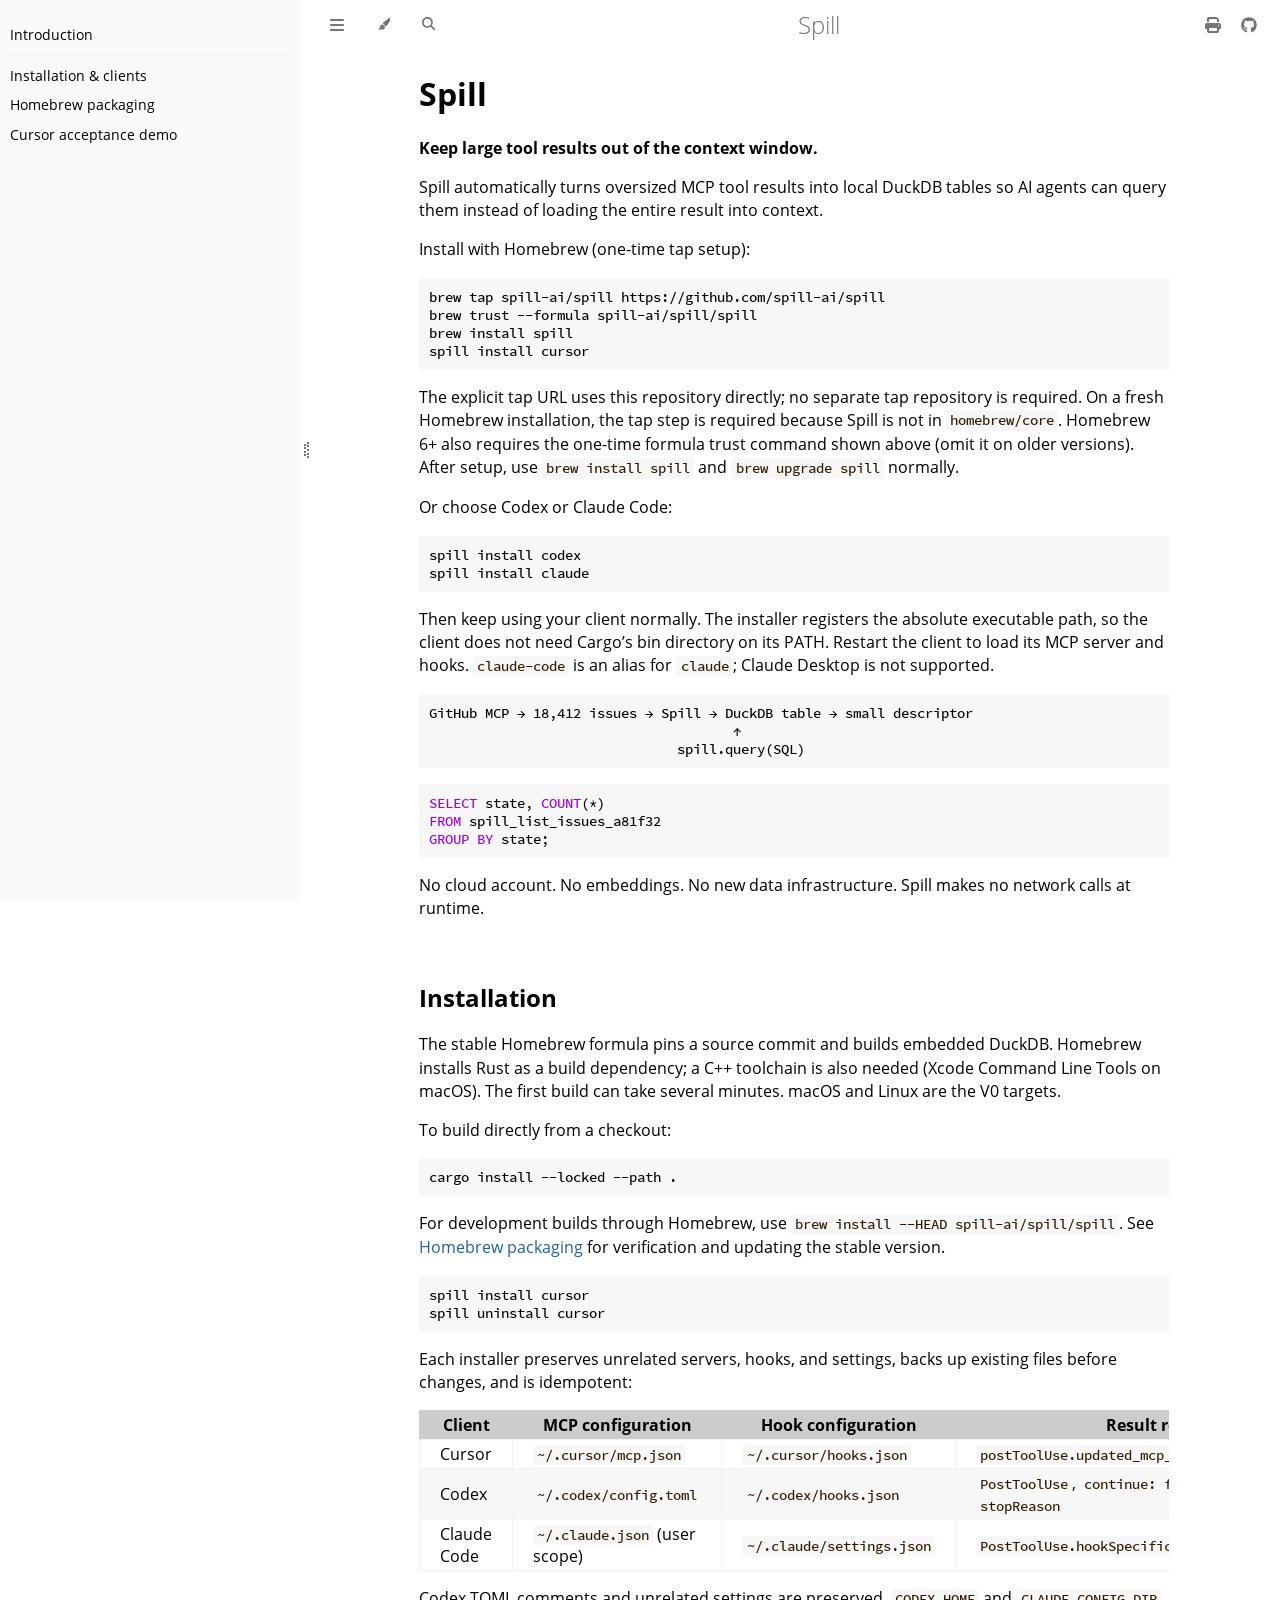
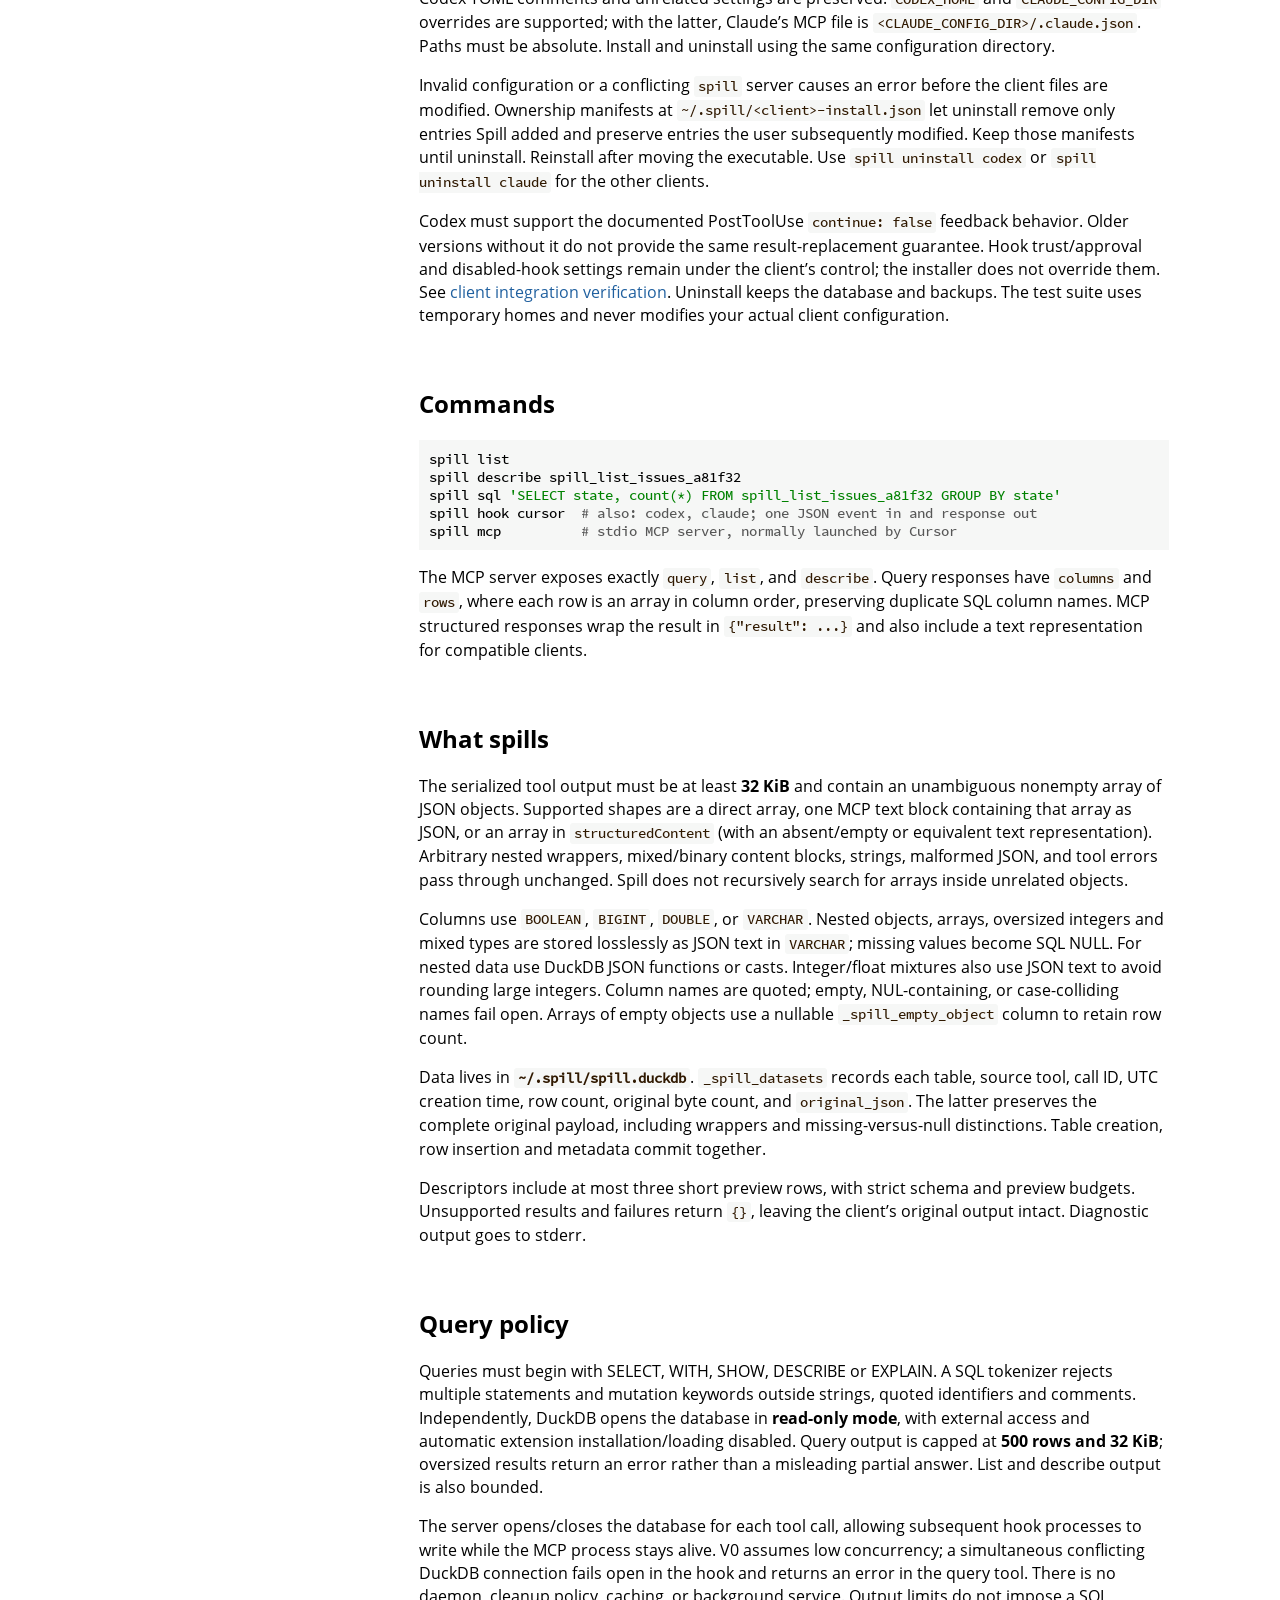
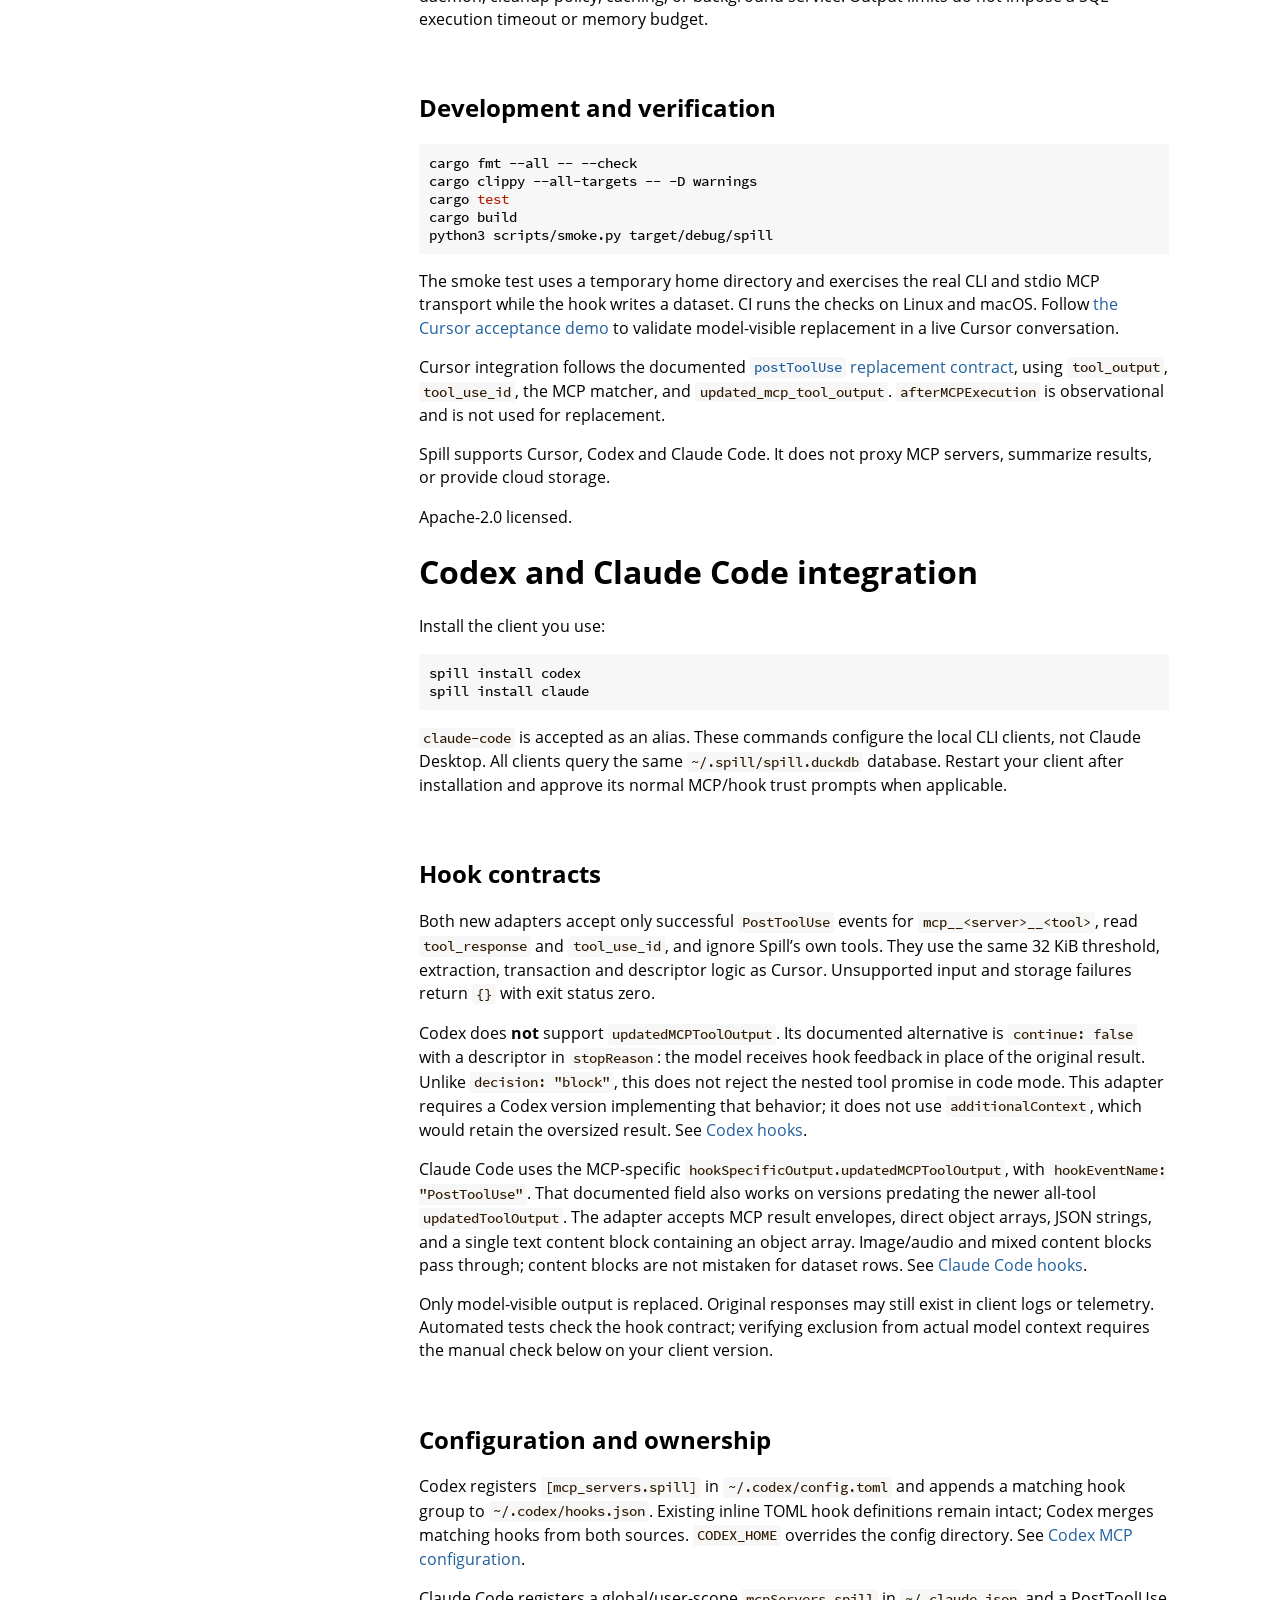
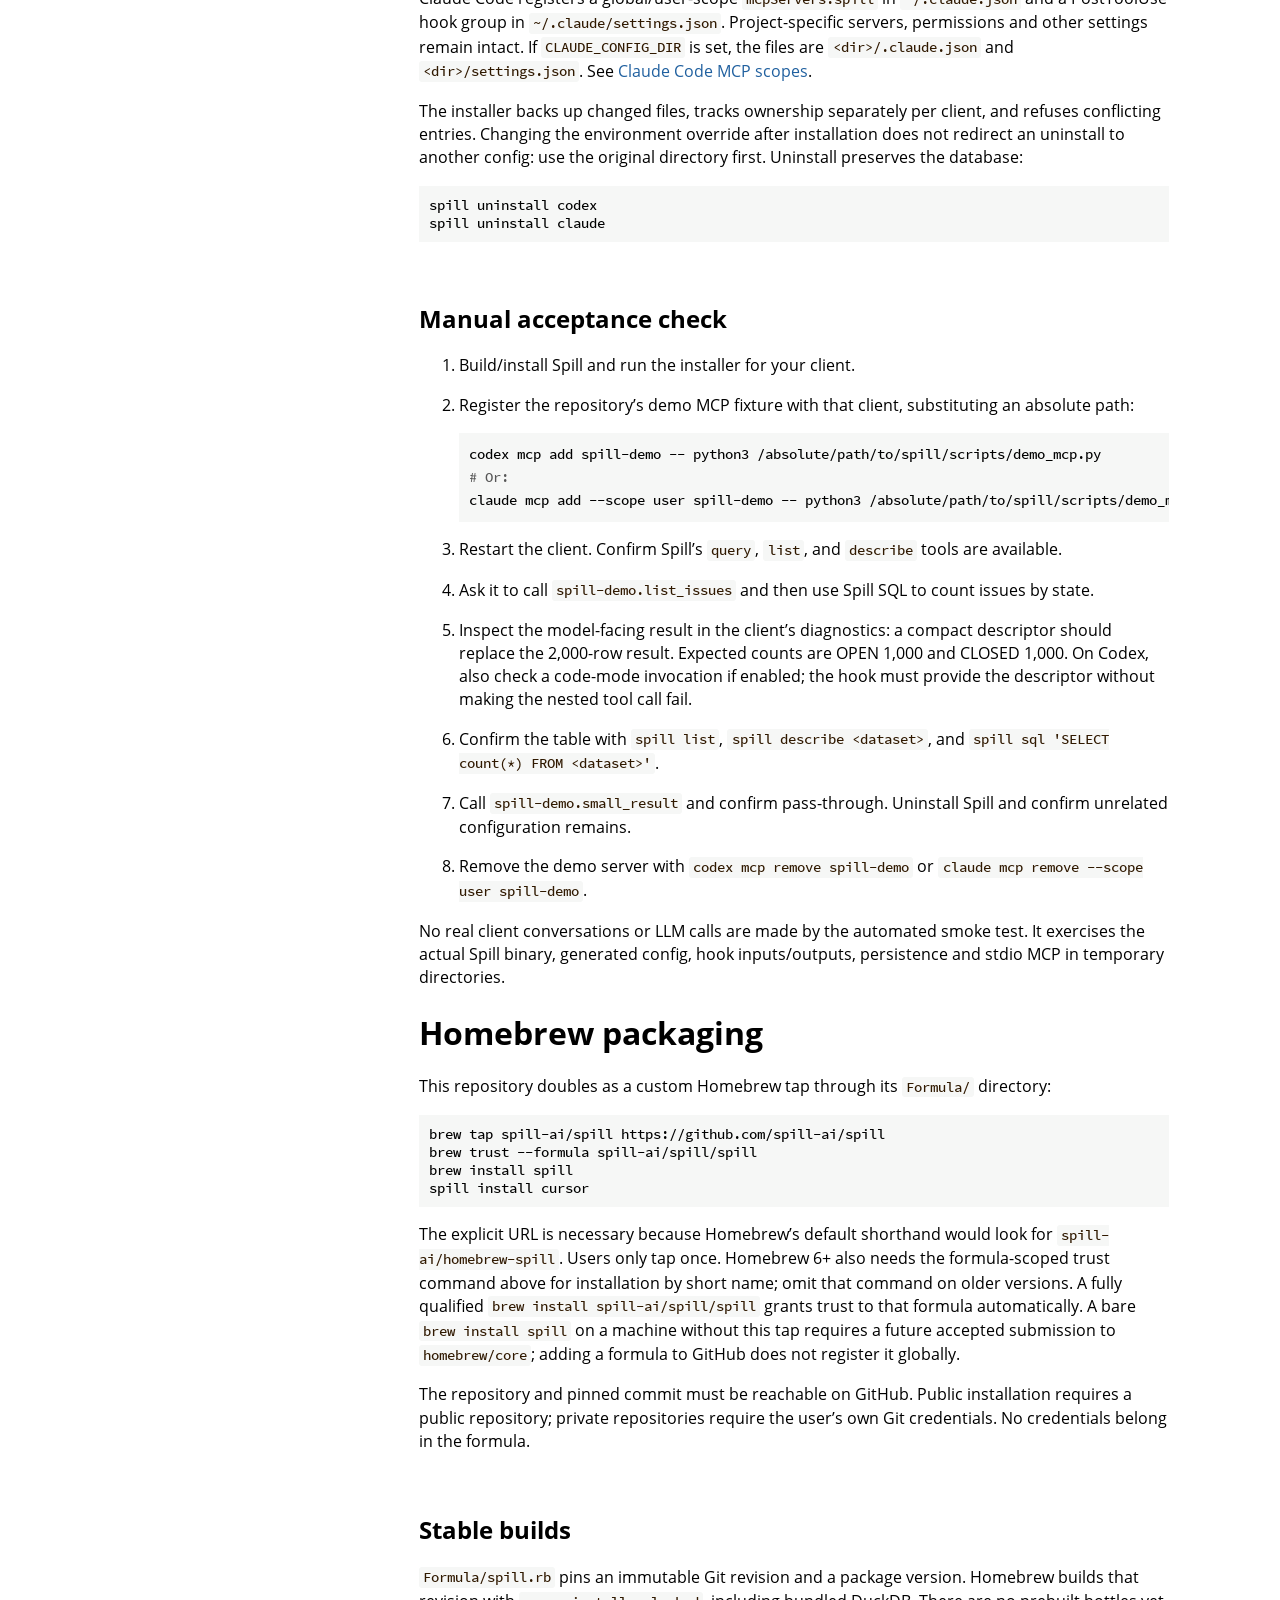
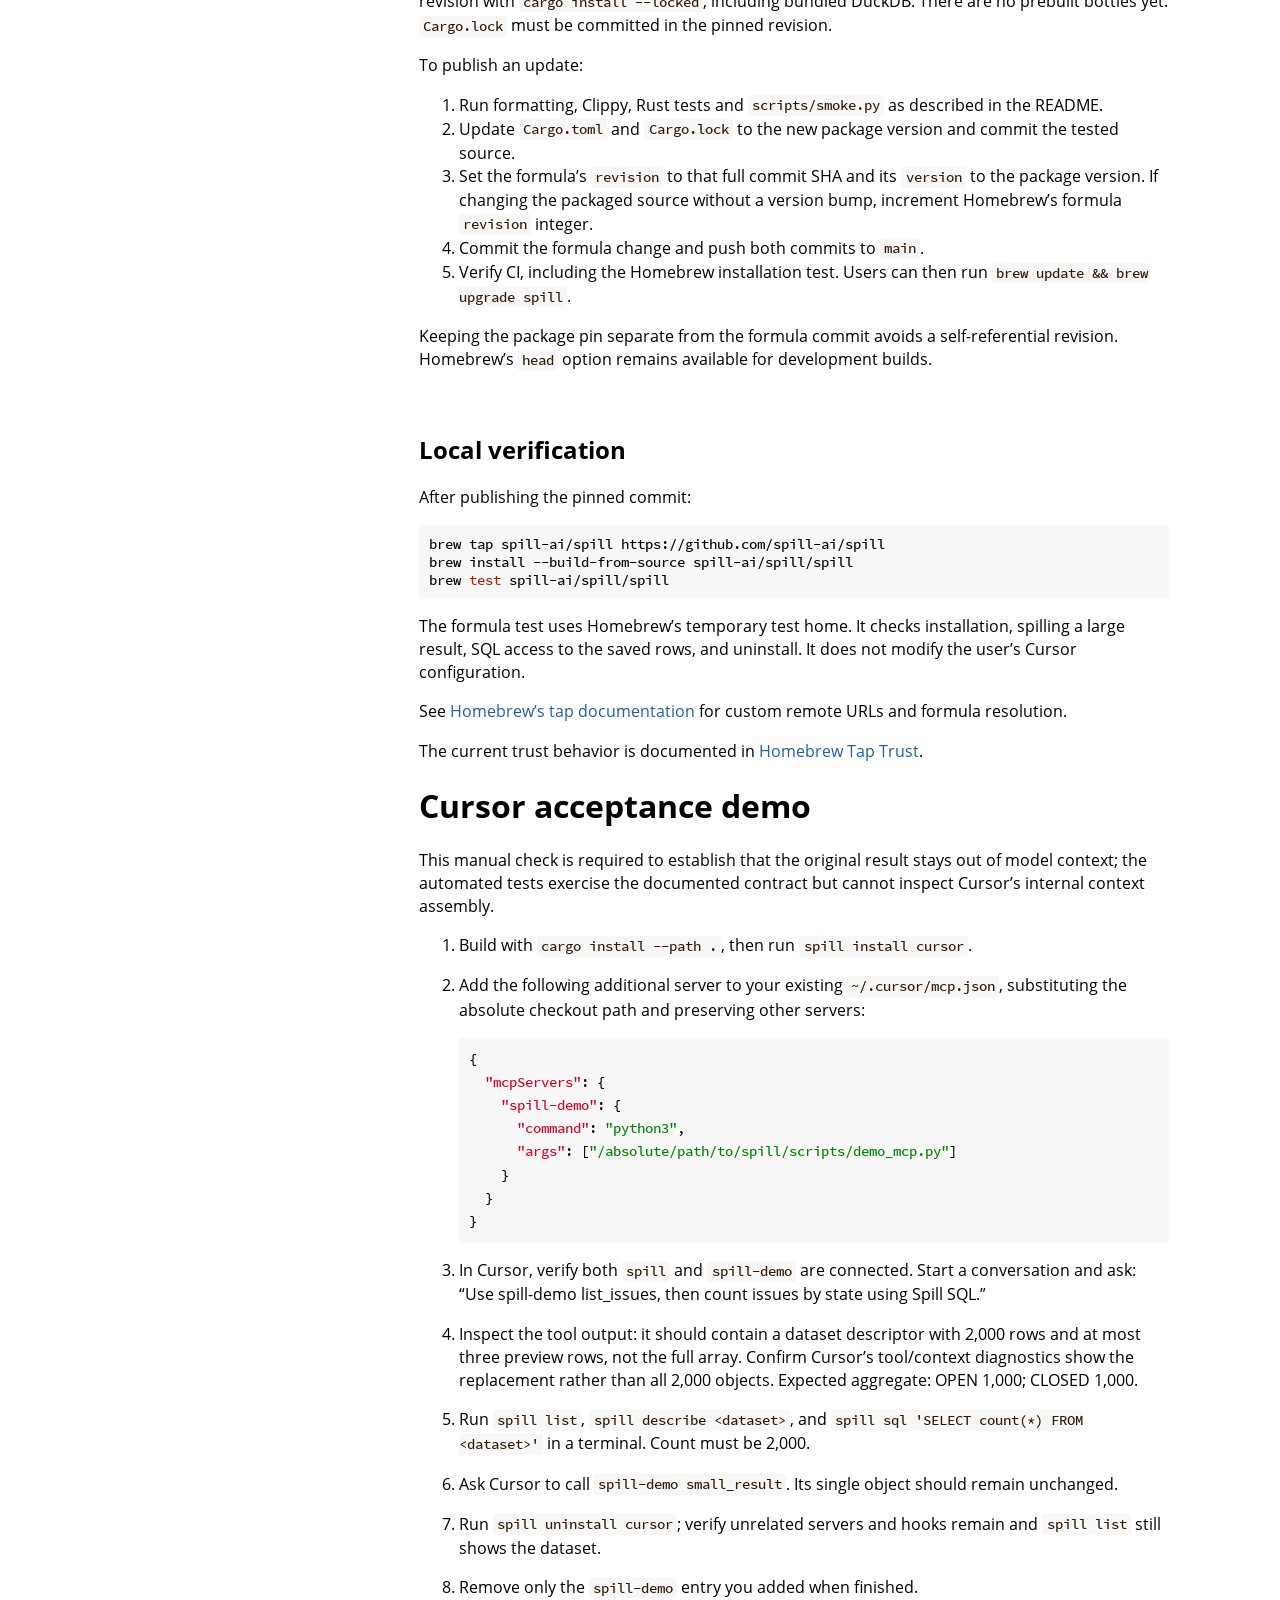
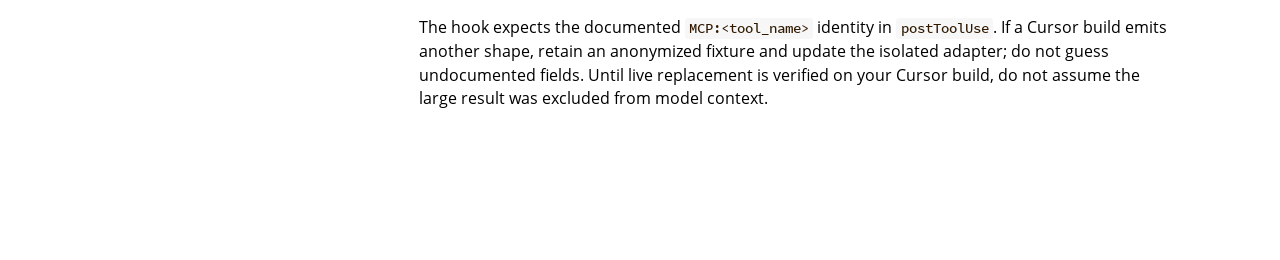
<file: book/print.html>
<!DOCTYPE HTML>
<html lang="en" class="light sidebar-visible" dir="ltr">
    <head>
        <!-- Book generated using mdBook -->
        <meta charset="UTF-8">
        <title>Spill</title>
        <meta name="robots" content="noindex">


        <!-- Custom HTML head -->

        <meta name="description" content="Keep large MCP tool results out of the context window.">
        <meta name="viewport" content="width=device-width, initial-scale=1">
        <meta name="theme-color" content="#ffffff">

        <link rel="icon" href="favicon-de23e50b.svg">
        <link rel="shortcut icon" href="favicon-8114d1fc.png">
        <link rel="stylesheet" href="css/variables-8adf115d.css">
        <link rel="stylesheet" href="css/general-e96d0476.css">
        <link rel="stylesheet" href="css/chrome-d279d366.css">
        <link rel="stylesheet" href="css/print-9e4910d8.css" media="print">

        <!-- Fonts -->
        <link rel="stylesheet" href="fonts/fonts-9644e21d.css">

        <!-- Highlight.js Stylesheets -->
        <link rel="stylesheet" id="mdbook-highlight-css" href="highlight-493f70e1.css">
        <link rel="stylesheet" id="mdbook-tomorrow-night-css" href="tomorrow-night-4c0ae647.css">
        <link rel="stylesheet" id="mdbook-ayu-highlight-css" href="ayu-highlight-3fdfc3ac.css">

        <!-- Custom theme stylesheets -->


        <!-- Provide site root and default themes to javascript -->
        <script>
            const path_to_root = "";
            const default_light_theme = "light";
            const default_dark_theme = "navy";
            window.path_to_searchindex_js = "searchindex-efed3928.js";
        </script>
        <!-- Start loading toc.js asap -->
        <script src="toc-bd58bba1.js"></script>
    </head>
    <body>
    <div id="mdbook-help-container">
        <div id="mdbook-help-popup">
            <h2 class="mdbook-help-title">Keyboard shortcuts</h2>
            <div>
                <p>Press <kbd>←</kbd> or <kbd>→</kbd> to navigate between chapters</p>
                <p>Press <kbd>S</kbd> or <kbd>/</kbd> to search in the book</p>
                <p>Press <kbd>?</kbd> to show this help</p>
                <p>Press <kbd>Esc</kbd> to hide this help</p>
            </div>
        </div>
    </div>
    <div id="mdbook-body-container">
        <!-- Work around some values being stored in localStorage wrapped in quotes -->
        <script>
            try {
                let theme = localStorage.getItem('mdbook-theme');
                let sidebar = localStorage.getItem('mdbook-sidebar');

                if (theme.startsWith('"') && theme.endsWith('"')) {
                    localStorage.setItem('mdbook-theme', theme.slice(1, theme.length - 1));
                }

                if (sidebar.startsWith('"') && sidebar.endsWith('"')) {
                    localStorage.setItem('mdbook-sidebar', sidebar.slice(1, sidebar.length - 1));
                }
            } catch (e) { }
        </script>

        <!-- Set the theme before any content is loaded, prevents flash -->
        <script>
            const default_theme = window.matchMedia("(prefers-color-scheme: dark)").matches ? default_dark_theme : default_light_theme;
            let theme;
            try { theme = localStorage.getItem('mdbook-theme'); } catch(e) { }
            if (theme === null || theme === undefined) { theme = default_theme; }
            const html = document.documentElement;
            html.classList.remove('light')
            html.classList.add(theme);
            html.classList.add("js");
        </script>

        <input type="checkbox" id="mdbook-sidebar-toggle-anchor" class="hidden">

        <!-- Hide / unhide sidebar before it is displayed -->
        <script>
            let sidebar = null;
            const sidebar_toggle = document.getElementById("mdbook-sidebar-toggle-anchor");
            if (document.body.clientWidth >= 1080) {
                try { sidebar = localStorage.getItem('mdbook-sidebar'); } catch(e) { }
                sidebar = sidebar || 'visible';
            } else {
                sidebar = 'hidden';
                sidebar_toggle.checked = false;
            }
            if (sidebar === 'visible') {
                sidebar_toggle.checked = true;
            } else {
                html.classList.remove('sidebar-visible');
            }
        </script>

        <nav id="mdbook-sidebar" class="sidebar" aria-label="Table of contents">
            <!-- populated by js -->
            <mdbook-sidebar-scrollbox class="sidebar-scrollbox"></mdbook-sidebar-scrollbox>
            <noscript>
                <iframe class="sidebar-iframe-outer" src="toc.html"></iframe>
            </noscript>
            <div id="mdbook-sidebar-resize-handle" class="sidebar-resize-handle">
                <div class="sidebar-resize-indicator"></div>
            </div>
        </nav>

        <div id="mdbook-page-wrapper" class="page-wrapper">

            <div class="page">
                <div id="mdbook-menu-bar-hover-placeholder"></div>
                <div id="mdbook-menu-bar" class="menu-bar sticky">
                    <div class="left-buttons">
                        <label id="mdbook-sidebar-toggle" class="icon-button" for="mdbook-sidebar-toggle-anchor" title="Toggle Table of Contents" aria-label="Toggle Table of Contents" aria-controls="mdbook-sidebar">
                            <span class=fa-svg><svg xmlns="http://www.w3.org/2000/svg" viewBox="0 0 448 512"><!--! Font Awesome Free 6.2.0 by @fontawesome - https://fontawesome.com License - https://fontawesome.com/license/free (Icons: CC BY 4.0, Fonts: SIL OFL 1.1, Code: MIT License) Copyright 2022 Fonticons, Inc. --><path d="M0 96C0 78.3 14.3 64 32 64H416c17.7 0 32 14.3 32 32s-14.3 32-32 32H32C14.3 128 0 113.7 0 96zM0 256c0-17.7 14.3-32 32-32H416c17.7 0 32 14.3 32 32s-14.3 32-32 32H32c-17.7 0-32-14.3-32-32zM448 416c0 17.7-14.3 32-32 32H32c-17.7 0-32-14.3-32-32s14.3-32 32-32H416c17.7 0 32 14.3 32 32z"/></svg></span>
                        </label>
                        <button id="mdbook-theme-toggle" class="icon-button" type="button" title="Change theme" aria-label="Change theme" aria-haspopup="true" aria-expanded="false" aria-controls="mdbook-theme-list">
                            <span class=fa-svg><svg xmlns="http://www.w3.org/2000/svg" viewBox="0 0 576 512"><!--! Font Awesome Free 6.2.0 by @fontawesome - https://fontawesome.com License - https://fontawesome.com/license/free (Icons: CC BY 4.0, Fonts: SIL OFL 1.1, Code: MIT License) Copyright 2022 Fonticons, Inc. --><path d="M371.3 367.1c27.3-3.9 51.9-19.4 67.2-42.9L600.2 74.1c12.6-19.5 9.4-45.3-7.6-61.2S549.7-4.4 531.1 9.6L294.4 187.2c-24 18-38.2 46.1-38.4 76.1L371.3 367.1zm-19.6 25.4l-116-104.4C175.9 290.3 128 339.6 128 400c0 3.9 .2 7.8 .6 11.6c1.8 17.5-10.2 36.4-27.8 36.4H96c-17.7 0-32 14.3-32 32s14.3 32 32 32H240c61.9 0 112-50.1 112-112c0-2.5-.1-5-.2-7.5z"/></svg></span>
                        </button>
                        <ul id="mdbook-theme-list" class="theme-popup" aria-label="Themes" role="menu">
                            <li role="none"><button role="menuitem" class="theme" id="mdbook-theme-default_theme">Auto</button></li>
                            <li role="none"><button role="menuitem" class="theme" id="mdbook-theme-light">Light</button></li>
                            <li role="none"><button role="menuitem" class="theme" id="mdbook-theme-rust">Rust</button></li>
                            <li role="none"><button role="menuitem" class="theme" id="mdbook-theme-coal">Coal</button></li>
                            <li role="none"><button role="menuitem" class="theme" id="mdbook-theme-navy">Navy</button></li>
                            <li role="none"><button role="menuitem" class="theme" id="mdbook-theme-ayu">Ayu</button></li>
                        </ul>
                        <button id="mdbook-search-toggle" class="icon-button" type="button" title="Search (`/`)" aria-label="Toggle Searchbar" aria-expanded="false" aria-keyshortcuts="/ s" aria-controls="mdbook-searchbar">
                            <span class=fa-svg><svg xmlns="http://www.w3.org/2000/svg" viewBox="0 0 512 512"><!--! Font Awesome Free 6.2.0 by @fontawesome - https://fontawesome.com License - https://fontawesome.com/license/free (Icons: CC BY 4.0, Fonts: SIL OFL 1.1, Code: MIT License) Copyright 2022 Fonticons, Inc. --><path d="M416 208c0 45.9-14.9 88.3-40 122.7L502.6 457.4c12.5 12.5 12.5 32.8 0 45.3s-32.8 12.5-45.3 0L330.7 376c-34.4 25.2-76.8 40-122.7 40C93.1 416 0 322.9 0 208S93.1 0 208 0S416 93.1 416 208zM208 352c79.5 0 144-64.5 144-144s-64.5-144-144-144S64 128.5 64 208s64.5 144 144 144z"/></svg></span>
                        </button>
                    </div>

                    <h1 class="menu-title">Spill</h1>

                    <div class="right-buttons">
                        <a href="print.html" title="Print this book" aria-label="Print this book">
                            <span class=fa-svg id="print-button"><svg xmlns="http://www.w3.org/2000/svg" viewBox="0 0 512 512"><!--! Font Awesome Free 6.2.0 by @fontawesome - https://fontawesome.com License - https://fontawesome.com/license/free (Icons: CC BY 4.0, Fonts: SIL OFL 1.1, Code: MIT License) Copyright 2022 Fonticons, Inc. --><path d="M128 0C92.7 0 64 28.7 64 64v96h64V64H354.7L384 93.3V160h64V93.3c0-17-6.7-33.3-18.7-45.3L400 18.7C388 6.7 371.7 0 354.7 0H128zM384 352v32 64H128V384 368 352H384zm64 32h32c17.7 0 32-14.3 32-32V256c0-35.3-28.7-64-64-64H64c-35.3 0-64 28.7-64 64v96c0 17.7 14.3 32 32 32H64v64c0 35.3 28.7 64 64 64H384c35.3 0 64-28.7 64-64V384zm-16-88c-13.3 0-24-10.7-24-24s10.7-24 24-24s24 10.7 24 24s-10.7 24-24 24z"/></svg></span>
                        </a>
                        <a href="https://github.com/spill-ai/spill" title="Git repository" aria-label="Git repository">
                            <span class=fa-svg><svg xmlns="http://www.w3.org/2000/svg" viewBox="0 0 496 512"><!--! Font Awesome Free 6.2.0 by @fontawesome - https://fontawesome.com License - https://fontawesome.com/license/free (Icons: CC BY 4.0, Fonts: SIL OFL 1.1, Code: MIT License) Copyright 2022 Fonticons, Inc. --><path d="M165.9 397.4c0 2-2.3 3.6-5.2 3.6-3.3.3-5.6-1.3-5.6-3.6 0-2 2.3-3.6 5.2-3.6 3-.3 5.6 1.3 5.6 3.6zm-31.1-4.5c-.7 2 1.3 4.3 4.3 4.9 2.6 1 5.6 0 6.2-2s-1.3-4.3-4.3-5.2c-2.6-.7-5.5.3-6.2 2.3zm44.2-1.7c-2.9.7-4.9 2.6-4.6 4.9.3 2 2.9 3.3 5.9 2.6 2.9-.7 4.9-2.6 4.6-4.6-.3-1.9-3-3.2-5.9-2.9zM244.8 8C106.1 8 0 113.3 0 252c0 110.9 69.8 205.8 169.5 239.2 12.8 2.3 17.3-5.6 17.3-12.1 0-6.2-.3-40.4-.3-61.4 0 0-70 15-84.7-29.8 0 0-11.4-29.1-27.8-36.6 0 0-22.9-15.7 1.6-15.4 0 0 24.9 2 38.6 25.8 21.9 38.6 58.6 27.5 72.9 20.9 2.3-16 8.8-27.1 16-33.7-55.9-6.2-112.3-14.3-112.3-110.5 0-27.5 7.6-41.3 23.6-58.9-2.6-6.5-11.1-33.3 2.6-67.9 20.9-6.5 69 27 69 27 20-5.6 41.5-8.5 62.8-8.5s42.8 2.9 62.8 8.5c0 0 48.1-33.6 69-27 13.7 34.7 5.2 61.4 2.6 67.9 16 17.7 25.8 31.5 25.8 58.9 0 96.5-58.9 104.2-114.8 110.5 9.2 7.9 17 22.9 17 46.4 0 33.7-.3 75.4-.3 83.6 0 6.5 4.6 14.4 17.3 12.1C428.2 457.8 496 362.9 496 252 496 113.3 383.5 8 244.8 8zM97.2 352.9c-1.3 1-1 3.3.7 5.2 1.6 1.6 3.9 2.3 5.2 1 1.3-1 1-3.3-.7-5.2-1.6-1.6-3.9-2.3-5.2-1zm-10.8-8.1c-.7 1.3.3 2.9 2.3 3.9 1.6 1 3.6.7 4.3-.7.7-1.3-.3-2.9-2.3-3.9-2-.6-3.6-.3-4.3.7zm32.4 35.6c-1.6 1.3-1 4.3 1.3 6.2 2.3 2.3 5.2 2.6 6.5 1 1.3-1.3.7-4.3-1.3-6.2-2.2-2.3-5.2-2.6-6.5-1zm-11.4-14.7c-1.6 1-1.6 3.6 0 5.9 1.6 2.3 4.3 3.3 5.6 2.3 1.6-1.3 1.6-3.9 0-6.2-1.4-2.3-4-3.3-5.6-2z"/></svg></span>
                        </a>

                    </div>
                </div>

                <div id="mdbook-search-wrapper" class="hidden">
                    <form id="mdbook-searchbar-outer" class="searchbar-outer">
                        <div class="search-wrapper">
                            <input type="search" id="mdbook-searchbar" name="searchbar" placeholder="Search this book ..." aria-controls="mdbook-searchresults-outer" aria-describedby="searchresults-header">
                            <div class="spinner-wrapper">
                                <span class=fa-svg id="fa-spin"><svg xmlns="http://www.w3.org/2000/svg" viewBox="0 0 512 512"><!--! Font Awesome Free 6.2.0 by @fontawesome - https://fontawesome.com License - https://fontawesome.com/license/free (Icons: CC BY 4.0, Fonts: SIL OFL 1.1, Code: MIT License) Copyright 2022 Fonticons, Inc. --><path d="M304 48c0-26.5-21.5-48-48-48s-48 21.5-48 48s21.5 48 48 48s48-21.5 48-48zm0 416c0-26.5-21.5-48-48-48s-48 21.5-48 48s21.5 48 48 48s48-21.5 48-48zM48 304c26.5 0 48-21.5 48-48s-21.5-48-48-48s-48 21.5-48 48s21.5 48 48 48zm464-48c0-26.5-21.5-48-48-48s-48 21.5-48 48s21.5 48 48 48s48-21.5 48-48zM142.9 437c18.7-18.7 18.7-49.1 0-67.9s-49.1-18.7-67.9 0s-18.7 49.1 0 67.9s49.1 18.7 67.9 0zm0-294.2c18.7-18.7 18.7-49.1 0-67.9S93.7 56.2 75 75s-18.7 49.1 0 67.9s49.1 18.7 67.9 0zM369.1 437c18.7 18.7 49.1 18.7 67.9 0s18.7-49.1 0-67.9s-49.1-18.7-67.9 0s-18.7 49.1 0 67.9z"/></svg></span>
                            </div>
                        </div>
                    </form>
                    <div id="mdbook-searchresults-outer" class="searchresults-outer hidden">
                        <div id="mdbook-searchresults-header" class="searchresults-header"></div>
                        <ul id="mdbook-searchresults">
                        </ul>
                    </div>
                </div>

                <!-- Apply ARIA attributes after the sidebar and the sidebar toggle button are added to the DOM -->
                <script>
                    document.getElementById('mdbook-sidebar-toggle').setAttribute('aria-expanded', sidebar === 'visible');
                    document.getElementById('mdbook-sidebar').setAttribute('aria-hidden', sidebar !== 'visible');
                    Array.from(document.querySelectorAll('#mdbook-sidebar a')).forEach(function(link) {
                        link.setAttribute('tabIndex', sidebar === 'visible' ? 0 : -1);
                    });
                </script>

                <div id="mdbook-content" class="content">
                    <main>
                        <h1 id="spill"><a class="header" href="#spill">Spill</a></h1>
<p><strong>Keep large tool results out of the context window.</strong></p>
<p>Spill automatically turns oversized MCP tool results into local DuckDB tables so AI agents can query them instead of loading the entire result into context.</p>
<p>Install with Homebrew (one-time tap setup):</p>
<pre><code class="language-bash">brew tap spill-ai/spill https://github.com/spill-ai/spill
brew trust --formula spill-ai/spill/spill
brew install spill
spill install cursor
</code></pre>
<p>The explicit tap URL uses this repository directly; no separate tap repository is required. On a fresh Homebrew installation, the tap step is required because Spill is not in <code>homebrew/core</code>. Homebrew 6+ also requires the one-time formula trust command shown above (omit it on older versions). After setup, use <code>brew install spill</code> and <code>brew upgrade spill</code> normally.</p>
<p>Or choose Codex or Claude Code:</p>
<pre><code class="language-bash">spill install codex
spill install claude
</code></pre>
<p>Then keep using your client normally. The installer registers the absolute executable path, so the client does not need Cargo’s bin directory on its PATH. Restart the client to load its MCP server and hooks. <code>claude-code</code> is an alias for <code>claude</code>; Claude Desktop is not supported.</p>
<pre><code class="language-text">GitHub MCP → 18,412 issues → Spill → DuckDB table → small descriptor
                                      ↑
                               spill.query(SQL)
</code></pre>
<pre><code class="language-sql">SELECT state, COUNT(*)
FROM spill_list_issues_a81f32
GROUP BY state;
</code></pre>
<p>No cloud account. No embeddings. No new data infrastructure. Spill makes no network calls at runtime.</p>
<h2 id="installation"><a class="header" href="#installation">Installation</a></h2>
<p>The stable Homebrew formula pins a source commit and builds embedded DuckDB. Homebrew installs Rust as a build dependency; a C++ toolchain is also needed (Xcode Command Line Tools on macOS). The first build can take several minutes. macOS and Linux are the V0 targets.</p>
<p>To build directly from a checkout:</p>
<pre><code class="language-bash">cargo install --locked --path .
</code></pre>
<p>For development builds through Homebrew, use <code>brew install --HEAD spill-ai/spill/spill</code>. See <a href="../docs/homebrew.html">Homebrew packaging</a> for verification and updating the stable version.</p>
<pre><code class="language-bash">spill install cursor
spill uninstall cursor
</code></pre>
<p>Each installer preserves unrelated servers, hooks, and settings, backs up existing files before changes, and is idempotent:</p>
<div class="table-wrapper">
<table>
<thead>
<tr><th>Client</th><th>MCP configuration</th><th>Hook configuration</th><th>Result replacement</th></tr>
</thead>
<tbody>
<tr><td>Cursor</td><td><code>~/.cursor/mcp.json</code></td><td><code>~/.cursor/hooks.json</code></td><td><code>postToolUse.updated_mcp_tool_output</code></td></tr>
<tr><td>Codex</td><td><code>~/.codex/config.toml</code></td><td><code>~/.codex/hooks.json</code></td><td><code>PostToolUse</code>, <code>continue: false</code>, descriptor in <code>stopReason</code></td></tr>
<tr><td>Claude Code</td><td><code>~/.claude.json</code> (user scope)</td><td><code>~/.claude/settings.json</code></td><td><code>PostToolUse.hookSpecificOutput.updatedMCPToolOutput</code></td></tr>
</tbody>
</table>
</div>
<p>Codex TOML comments and unrelated settings are preserved. <code>CODEX_HOME</code> and <code>CLAUDE_CONFIG_DIR</code> overrides are supported; with the latter, Claude’s MCP file is <code>&lt;CLAUDE_CONFIG_DIR&gt;/.claude.json</code>. Paths must be absolute. Install and uninstall using the same configuration directory.</p>
<p>Invalid configuration or a conflicting <code>spill</code> server causes an error before the client files are modified. Ownership manifests at <code>~/.spill/&lt;client&gt;-install.json</code> let uninstall remove only entries Spill added and preserve entries the user subsequently modified. Keep those manifests until uninstall. Reinstall after moving the executable. Use <code>spill uninstall codex</code> or <code>spill uninstall claude</code> for the other clients.</p>
<p>Codex must support the documented PostToolUse <code>continue: false</code> feedback behavior. Older versions without it do not provide the same result-replacement guarantee. Hook trust/approval and disabled-hook settings remain under the client’s control; the installer does not override them. See <a href="../docs/clients.html">client integration verification</a>.
Uninstall keeps the database and backups. The test suite uses temporary homes and never modifies your actual client configuration.</p>
<h2 id="commands"><a class="header" href="#commands">Commands</a></h2>
<pre><code class="language-bash">spill list
spill describe spill_list_issues_a81f32
spill sql 'SELECT state, count(*) FROM spill_list_issues_a81f32 GROUP BY state'
spill hook cursor  # also: codex, claude; one JSON event in and response out
spill mcp          # stdio MCP server, normally launched by Cursor
</code></pre>
<p>The MCP server exposes exactly <code>query</code>, <code>list</code>, and <code>describe</code>. Query responses have <code>columns</code> and <code>rows</code>, where each row is an array in column order, preserving duplicate SQL column names. MCP structured responses wrap the result in <code>{"result": ...}</code> and also include a text representation for compatible clients.</p>
<h2 id="what-spills"><a class="header" href="#what-spills">What spills</a></h2>
<p>The serialized tool output must be at least <strong>32 KiB</strong> and contain an unambiguous nonempty array of JSON objects. Supported shapes are a direct array, one MCP text block containing that array as JSON, or an array in <code>structuredContent</code> (with an absent/empty or equivalent text representation). Arbitrary nested wrappers, mixed/binary content blocks, strings, malformed JSON, and tool errors pass through unchanged. Spill does not recursively search for arrays inside unrelated objects.</p>
<p>Columns use <code>BOOLEAN</code>, <code>BIGINT</code>, <code>DOUBLE</code>, or <code>VARCHAR</code>. Nested objects, arrays, oversized integers and mixed types are stored losslessly as JSON text in <code>VARCHAR</code>; missing values become SQL NULL. For nested data use DuckDB JSON functions or casts. Integer/float mixtures also use JSON text to avoid rounding large integers. Column names are quoted; empty, NUL-containing, or case-colliding names fail open. Arrays of empty objects use a nullable <code>_spill_empty_object</code> column to retain row count.</p>
<p>Data lives in <strong><code>~/.spill/spill.duckdb</code></strong>. <code>_spill_datasets</code> records each table, source tool, call ID, UTC creation time, row count, original byte count, and <code>original_json</code>. The latter preserves the complete original payload, including wrappers and missing-versus-null distinctions. Table creation, row insertion and metadata commit together.</p>
<p>Descriptors include at most three short preview rows, with strict schema and preview budgets. Unsupported results and failures return <code>{}</code>, leaving the client’s original output intact. Diagnostic output goes to stderr.</p>
<h2 id="query-policy"><a class="header" href="#query-policy">Query policy</a></h2>
<p>Queries must begin with SELECT, WITH, SHOW, DESCRIBE or EXPLAIN. A SQL tokenizer rejects multiple statements and mutation keywords outside strings, quoted identifiers and comments. Independently, DuckDB opens the database in <strong>read-only mode</strong>, with external access and automatic extension installation/loading disabled. Query output is capped at <strong>500 rows and 32 KiB</strong>; oversized results return an error rather than a misleading partial answer. List and describe output is also bounded.</p>
<p>The server opens/closes the database for each tool call, allowing subsequent hook processes to write while the MCP process stays alive. V0 assumes low concurrency; a simultaneous conflicting DuckDB connection fails open in the hook and returns an error in the query tool. There is no daemon, cleanup policy, caching, or background service. Output limits do not impose a SQL execution timeout or memory budget.</p>
<h2 id="development-and-verification"><a class="header" href="#development-and-verification">Development and verification</a></h2>
<pre><code class="language-bash">cargo fmt --all -- --check
cargo clippy --all-targets -- -D warnings
cargo test
cargo build
python3 scripts/smoke.py target/debug/spill
</code></pre>
<p>The smoke test uses a temporary home directory and exercises the real CLI and stdio MCP transport while the hook writes a dataset. CI runs the checks on Linux and macOS. Follow <a href="../docs/cursor-demo.html">the Cursor acceptance demo</a> to validate model-visible replacement in a live Cursor conversation.</p>
<p>Cursor integration follows the documented <a href="https://cursor.com/docs/hooks"><code>postToolUse</code> replacement contract</a>, using <code>tool_output</code>, <code>tool_use_id</code>, the MCP matcher, and <code>updated_mcp_tool_output</code>. <code>afterMCPExecution</code> is observational and is not used for replacement.</p>
<p>Spill supports Cursor, Codex and Claude Code. It does not proxy MCP servers, summarize results, or provide cloud storage.</p>
<p>Apache-2.0 licensed.</p>
<div style="break-before: page; page-break-before: always;"></div>
<h1 id="codex-and-claude-code-integration"><a class="header" href="#codex-and-claude-code-integration">Codex and Claude Code integration</a></h1>
<p>Install the client you use:</p>
<pre><code class="language-bash">spill install codex
spill install claude
</code></pre>
<p><code>claude-code</code> is accepted as an alias. These commands configure the local CLI clients, not Claude Desktop. All clients query the same <code>~/.spill/spill.duckdb</code> database. Restart your client after installation and approve its normal MCP/hook trust prompts when applicable.</p>
<h2 id="hook-contracts"><a class="header" href="#hook-contracts">Hook contracts</a></h2>
<p>Both new adapters accept only successful <code>PostToolUse</code> events for <code>mcp__&lt;server&gt;__&lt;tool&gt;</code>, read <code>tool_response</code> and <code>tool_use_id</code>, and ignore Spill’s own tools. They use the same 32 KiB threshold, extraction, transaction and descriptor logic as Cursor. Unsupported input and storage failures return <code>{}</code> with exit status zero.</p>
<p>Codex does <strong>not</strong> support <code>updatedMCPToolOutput</code>. Its documented alternative is <code>continue: false</code> with a descriptor in <code>stopReason</code>: the model receives hook feedback in place of the original result. Unlike <code>decision: "block"</code>, this does not reject the nested tool promise in code mode. This adapter requires a Codex version implementing that behavior; it does not use <code>additionalContext</code>, which would retain the oversized result. See <a href="https://learn.chatgpt.com/docs/hooks#posttooluse">Codex hooks</a>.</p>
<p>Claude Code uses the MCP-specific <code>hookSpecificOutput.updatedMCPToolOutput</code>, with <code>hookEventName: "PostToolUse"</code>. That documented field also works on versions predating the newer all-tool <code>updatedToolOutput</code>. The adapter accepts MCP result envelopes, direct object arrays, JSON strings, and a single text content block containing an object array. Image/audio and mixed content blocks pass through; content blocks are not mistaken for dataset rows. See <a href="https://code.claude.com/docs/en/hooks#posttooluse">Claude Code hooks</a>.</p>
<p>Only model-visible output is replaced. Original responses may still exist in client logs or telemetry. Automated tests check the hook contract; verifying exclusion from actual model context requires the manual check below on your client version.</p>
<h2 id="configuration-and-ownership"><a class="header" href="#configuration-and-ownership">Configuration and ownership</a></h2>
<p>Codex registers <code>[mcp_servers.spill]</code> in <code>~/.codex/config.toml</code> and appends a matching hook group to <code>~/.codex/hooks.json</code>. Existing inline TOML hook definitions remain intact; Codex merges matching hooks from both sources. <code>CODEX_HOME</code> overrides the config directory. See <a href="https://learn.chatgpt.com/docs/extend/mcp?surface=cli">Codex MCP configuration</a>.</p>
<p>Claude Code registers a global/user-scope <code>mcpServers.spill</code> in <code>~/.claude.json</code> and a PostToolUse hook group in <code>~/.claude/settings.json</code>. Project-specific servers, permissions and other settings remain intact. If <code>CLAUDE_CONFIG_DIR</code> is set, the files are <code>&lt;dir&gt;/.claude.json</code> and <code>&lt;dir&gt;/settings.json</code>. See <a href="https://code.claude.com/docs/en/mcp#scope-hierarchy-and-precedence">Claude Code MCP scopes</a>.</p>
<p>The installer backs up changed files, tracks ownership separately per client, and refuses conflicting entries. Changing the environment override after installation does not redirect an uninstall to another config: use the original directory first. Uninstall preserves the database:</p>
<pre><code class="language-bash">spill uninstall codex
spill uninstall claude
</code></pre>
<h2 id="manual-acceptance-check"><a class="header" href="#manual-acceptance-check">Manual acceptance check</a></h2>
<ol>
<li>
<p>Build/install Spill and run the installer for your client.</p>
</li>
<li>
<p>Register the repository’s demo MCP fixture with that client, substituting an absolute path:</p>
<pre><code class="language-bash">codex mcp add spill-demo -- python3 /absolute/path/to/spill/scripts/demo_mcp.py
# Or:
claude mcp add --scope user spill-demo -- python3 /absolute/path/to/spill/scripts/demo_mcp.py
</code></pre>
</li>
<li>
<p>Restart the client. Confirm Spill’s <code>query</code>, <code>list</code>, and <code>describe</code> tools are available.</p>
</li>
<li>
<p>Ask it to call <code>spill-demo.list_issues</code> and then use Spill SQL to count issues by state.</p>
</li>
<li>
<p>Inspect the model-facing result in the client’s diagnostics: a compact descriptor should replace the 2,000-row result. Expected counts are OPEN 1,000 and CLOSED 1,000. On Codex, also check a code-mode invocation if enabled; the hook must provide the descriptor without making the nested tool call fail.</p>
</li>
<li>
<p>Confirm the table with <code>spill list</code>, <code>spill describe &lt;dataset&gt;</code>, and <code>spill sql 'SELECT count(*) FROM &lt;dataset&gt;'</code>.</p>
</li>
<li>
<p>Call <code>spill-demo.small_result</code> and confirm pass-through. Uninstall Spill and confirm unrelated configuration remains.</p>
</li>
<li>
<p>Remove the demo server with <code>codex mcp remove spill-demo</code> or <code>claude mcp remove --scope user spill-demo</code>.</p>
</li>
</ol>
<p>No real client conversations or LLM calls are made by the automated smoke test. It exercises the actual Spill binary, generated config, hook inputs/outputs, persistence and stdio MCP in temporary directories.</p>
<div style="break-before: page; page-break-before: always;"></div>
<h1 id="homebrew-packaging"><a class="header" href="#homebrew-packaging">Homebrew packaging</a></h1>
<p>This repository doubles as a custom Homebrew tap through its <code>Formula/</code> directory:</p>
<pre><code class="language-bash">brew tap spill-ai/spill https://github.com/spill-ai/spill
brew trust --formula spill-ai/spill/spill
brew install spill
spill install cursor
</code></pre>
<p>The explicit URL is necessary because Homebrew’s default shorthand would look for <code>spill-ai/homebrew-spill</code>. Users only tap once. Homebrew 6+ also needs the formula-scoped trust command above for installation by short name; omit that command on older versions. A fully qualified <code>brew install spill-ai/spill/spill</code> grants trust to that formula automatically. A bare <code>brew install spill</code> on a machine without this tap requires a future accepted submission to <code>homebrew/core</code>; adding a formula to GitHub does not register it globally.</p>
<p>The repository and pinned commit must be reachable on GitHub. Public installation requires a public repository; private repositories require the user’s own Git credentials. No credentials belong in the formula.</p>
<h2 id="stable-builds"><a class="header" href="#stable-builds">Stable builds</a></h2>
<p><code>Formula/spill.rb</code> pins an immutable Git revision and a package version. Homebrew builds that revision with <code>cargo install --locked</code>, including bundled DuckDB. There are no prebuilt bottles yet. <code>Cargo.lock</code> must be committed in the pinned revision.</p>
<p>To publish an update:</p>
<ol>
<li>Run formatting, Clippy, Rust tests and <code>scripts/smoke.py</code> as described in the README.</li>
<li>Update <code>Cargo.toml</code> and <code>Cargo.lock</code> to the new package version and commit the tested source.</li>
<li>Set the formula’s <code>revision</code> to that full commit SHA and its <code>version</code> to the package version. If changing the packaged source without a version bump, increment Homebrew’s formula <code>revision</code> integer.</li>
<li>Commit the formula change and push both commits to <code>main</code>.</li>
<li>Verify CI, including the Homebrew installation test. Users can then run <code>brew update &amp;&amp; brew upgrade spill</code>.</li>
</ol>
<p>Keeping the package pin separate from the formula commit avoids a self-referential revision. Homebrew’s <code>head</code> option remains available for development builds.</p>
<h2 id="local-verification"><a class="header" href="#local-verification">Local verification</a></h2>
<p>After publishing the pinned commit:</p>
<pre><code class="language-bash">brew tap spill-ai/spill https://github.com/spill-ai/spill
brew install --build-from-source spill-ai/spill/spill
brew test spill-ai/spill/spill
</code></pre>
<p>The formula test uses Homebrew’s temporary test home. It checks installation, spilling a large result, SQL access to the saved rows, and uninstall. It does not modify the user’s Cursor configuration.</p>
<p>See <a href="https://docs.brew.sh/How-to-Create-and-Maintain-a-Tap">Homebrew’s tap documentation</a> for custom remote URLs and formula resolution.</p>
<p>The current trust behavior is documented in <a href="https://docs.brew.sh/Tap-Trust">Homebrew Tap Trust</a>.</p>
<div style="break-before: page; page-break-before: always;"></div>
<h1 id="cursor-acceptance-demo"><a class="header" href="#cursor-acceptance-demo">Cursor acceptance demo</a></h1>
<p>This manual check is required to establish that the original result stays out of model context; the automated tests exercise the documented contract but cannot inspect Cursor’s internal context assembly.</p>
<ol>
<li>
<p>Build with <code>cargo install --path .</code>, then run <code>spill install cursor</code>.</p>
</li>
<li>
<p>Add the following additional server to your existing <code>~/.cursor/mcp.json</code>, substituting the absolute checkout path and preserving other servers:</p>
<pre><code class="language-json">{
  "mcpServers": {
    "spill-demo": {
      "command": "python3",
      "args": ["/absolute/path/to/spill/scripts/demo_mcp.py"]
    }
  }
}
</code></pre>
</li>
<li>
<p>In Cursor, verify both <code>spill</code> and <code>spill-demo</code> are connected. Start a conversation and ask: “Use spill-demo list_issues, then count issues by state using Spill SQL.”</p>
</li>
<li>
<p>Inspect the tool output: it should contain a dataset descriptor with 2,000 rows and at most three preview rows, not the full array. Confirm Cursor’s tool/context diagnostics show the replacement rather than all 2,000 objects. Expected aggregate: OPEN 1,000; CLOSED 1,000.</p>
</li>
<li>
<p>Run <code>spill list</code>, <code>spill describe &lt;dataset&gt;</code>, and <code>spill sql 'SELECT count(*) FROM &lt;dataset&gt;'</code> in a terminal. Count must be 2,000.</p>
</li>
<li>
<p>Ask Cursor to call <code>spill-demo small_result</code>. Its single object should remain unchanged.</p>
</li>
<li>
<p>Run <code>spill uninstall cursor</code>; verify unrelated servers and hooks remain and <code>spill list</code> still shows the dataset.</p>
</li>
<li>
<p>Remove only the <code>spill-demo</code> entry you added when finished.</p>
</li>
</ol>
<p>The hook expects the documented <code>MCP:&lt;tool_name&gt;</code> identity in <code>postToolUse</code>. If a Cursor build emits another shape, retain an anonymized fixture and update the isolated adapter; do not guess undocumented fields. Until live replacement is verified on your Cursor build, do not assume the large result was excluded from model context.</p>

                    </main>

                    <nav class="nav-wrapper" aria-label="Page navigation">
                        <!-- Mobile navigation buttons -->


                        <div style="clear: both"></div>
                    </nav>
                </div>
            </div>

            <nav class="nav-wide-wrapper" aria-label="Page navigation">

            </nav>

        </div>

        <template id=fa-eye><span class=fa-svg><svg xmlns="http://www.w3.org/2000/svg" viewBox="0 0 576 512"><!--! Font Awesome Free 6.2.0 by @fontawesome - https://fontawesome.com License - https://fontawesome.com/license/free (Icons: CC BY 4.0, Fonts: SIL OFL 1.1, Code: MIT License) Copyright 2022 Fonticons, Inc. --><path d="M288 32c-80.8 0-145.5 36.8-192.6 80.6C48.6 156 17.3 208 2.5 243.7c-3.3 7.9-3.3 16.7 0 24.6C17.3 304 48.6 356 95.4 399.4C142.5 443.2 207.2 480 288 480s145.5-36.8 192.6-80.6c46.8-43.5 78.1-95.4 93-131.1c3.3-7.9 3.3-16.7 0-24.6c-14.9-35.7-46.2-87.7-93-131.1C433.5 68.8 368.8 32 288 32zM432 256c0 79.5-64.5 144-144 144s-144-64.5-144-144s64.5-144 144-144s144 64.5 144 144zM288 192c0 35.3-28.7 64-64 64c-11.5 0-22.3-3-31.6-8.4c-.2 2.8-.4 5.5-.4 8.4c0 53 43 96 96 96s96-43 96-96s-43-96-96-96c-2.8 0-5.6 .1-8.4 .4c5.3 9.3 8.4 20.1 8.4 31.6z"/></svg></span></template>
        <template id=fa-eye-slash><span class=fa-svg><svg xmlns="http://www.w3.org/2000/svg" viewBox="0 0 640 512"><!--! Font Awesome Free 6.2.0 by @fontawesome - https://fontawesome.com License - https://fontawesome.com/license/free (Icons: CC BY 4.0, Fonts: SIL OFL 1.1, Code: MIT License) Copyright 2022 Fonticons, Inc. --><path d="M38.8 5.1C28.4-3.1 13.3-1.2 5.1 9.2S-1.2 34.7 9.2 42.9l592 464c10.4 8.2 25.5 6.3 33.7-4.1s6.3-25.5-4.1-33.7L525.6 386.7c39.6-40.6 66.4-86.1 79.9-118.4c3.3-7.9 3.3-16.7 0-24.6c-14.9-35.7-46.2-87.7-93-131.1C465.5 68.8 400.8 32 320 32c-68.2 0-125 26.3-169.3 60.8L38.8 5.1zM223.1 149.5C248.6 126.2 282.7 112 320 112c79.5 0 144 64.5 144 144c0 24.9-6.3 48.3-17.4 68.7L408 294.5c5.2-11.8 8-24.8 8-38.5c0-53-43-96-96-96c-2.8 0-5.6 .1-8.4 .4c5.3 9.3 8.4 20.1 8.4 31.6c0 10.2-2.4 19.8-6.6 28.3l-90.3-70.8zm223.1 298L373 389.9c-16.4 6.5-34.3 10.1-53 10.1c-79.5 0-144-64.5-144-144c0-6.9 .5-13.6 1.4-20.2L83.1 161.5C60.3 191.2 44 220.8 34.5 243.7c-3.3 7.9-3.3 16.7 0 24.6c14.9 35.7 46.2 87.7 93 131.1C174.5 443.2 239.2 480 320 480c47.8 0 89.9-12.9 126.2-32.5z"/></svg></span></template>
        <template id=fa-copy><span class=fa-svg><svg xmlns="http://www.w3.org/2000/svg" viewBox="0 0 512 512"><!--! Font Awesome Free 6.2.0 by @fontawesome - https://fontawesome.com License - https://fontawesome.com/license/free (Icons: CC BY 4.0, Fonts: SIL OFL 1.1, Code: MIT License) Copyright 2022 Fonticons, Inc. --><path d="M502.6 70.63l-61.25-61.25C435.4 3.371 427.2 0 418.7 0H255.1c-35.35 0-64 28.66-64 64l.0195 256C192 355.4 220.7 384 256 384h192c35.2 0 64-28.8 64-64V93.25C512 84.77 508.6 76.63 502.6 70.63zM464 320c0 8.836-7.164 16-16 16H255.1c-8.838 0-16-7.164-16-16L239.1 64.13c0-8.836 7.164-16 16-16h128L384 96c0 17.67 14.33 32 32 32h47.1V320zM272 448c0 8.836-7.164 16-16 16H63.1c-8.838 0-16-7.164-16-16L47.98 192.1c0-8.836 7.164-16 16-16H160V128H63.99c-35.35 0-64 28.65-64 64l.0098 256C.002 483.3 28.66 512 64 512h192c35.2 0 64-28.8 64-64v-32h-47.1L272 448z"/></svg></span></template>
        <template id=fa-play><span class=fa-svg><svg xmlns="http://www.w3.org/2000/svg" viewBox="0 0 384 512"><!--! Font Awesome Free 6.2.0 by @fontawesome - https://fontawesome.com License - https://fontawesome.com/license/free (Icons: CC BY 4.0, Fonts: SIL OFL 1.1, Code: MIT License) Copyright 2022 Fonticons, Inc. --><path d="M73 39c-14.8-9.1-33.4-9.4-48.5-.9S0 62.6 0 80V432c0 17.4 9.4 33.4 24.5 41.9s33.7 8.1 48.5-.9L361 297c14.3-8.7 23-24.2 23-41s-8.7-32.2-23-41L73 39z"/></svg></span></template>
        <template id=fa-clock-rotate-left><span class=fa-svg><svg xmlns="http://www.w3.org/2000/svg" viewBox="0 0 512 512"><!--! Font Awesome Free 6.2.0 by @fontawesome - https://fontawesome.com License - https://fontawesome.com/license/free (Icons: CC BY 4.0, Fonts: SIL OFL 1.1, Code: MIT License) Copyright 2022 Fonticons, Inc. --><path d="M75 75L41 41C25.9 25.9 0 36.6 0 57.9V168c0 13.3 10.7 24 24 24H134.1c21.4 0 32.1-25.9 17-41l-30.8-30.8C155 85.5 203 64 256 64c106 0 192 86 192 192s-86 192-192 192c-40.8 0-78.6-12.7-109.7-34.4c-14.5-10.1-34.4-6.6-44.6 7.9s-6.6 34.4 7.9 44.6C151.2 495 201.7 512 256 512c141.4 0 256-114.6 256-256S397.4 0 256 0C185.3 0 121.3 28.7 75 75zm181 53c-13.3 0-24 10.7-24 24V256c0 6.4 2.5 12.5 7 17l72 72c9.4 9.4 24.6 9.4 33.9 0s9.4-24.6 0-33.9l-65-65V152c0-13.3-10.7-24-24-24z"/></svg></span></template>



        <script>
            window.playground_copyable = true;
        </script>


        <script src="elasticlunr-ef4e11c1.min.js"></script>
        <script src="mark-09e88c2c.min.js"></script>
        <script src="searcher-09f2665d.js"></script>

        <script src="clipboard-1626706a.min.js"></script>
        <script src="highlight-abc7f01d.js"></script>
        <script src="book-609e4cb8.js"></script>

        <!-- Custom JS scripts -->

        <script>
        window.addEventListener('load', function() {
            window.setTimeout(window.print, 100);
        });
        </script>


    </div>
    </body>
</html>
</file>
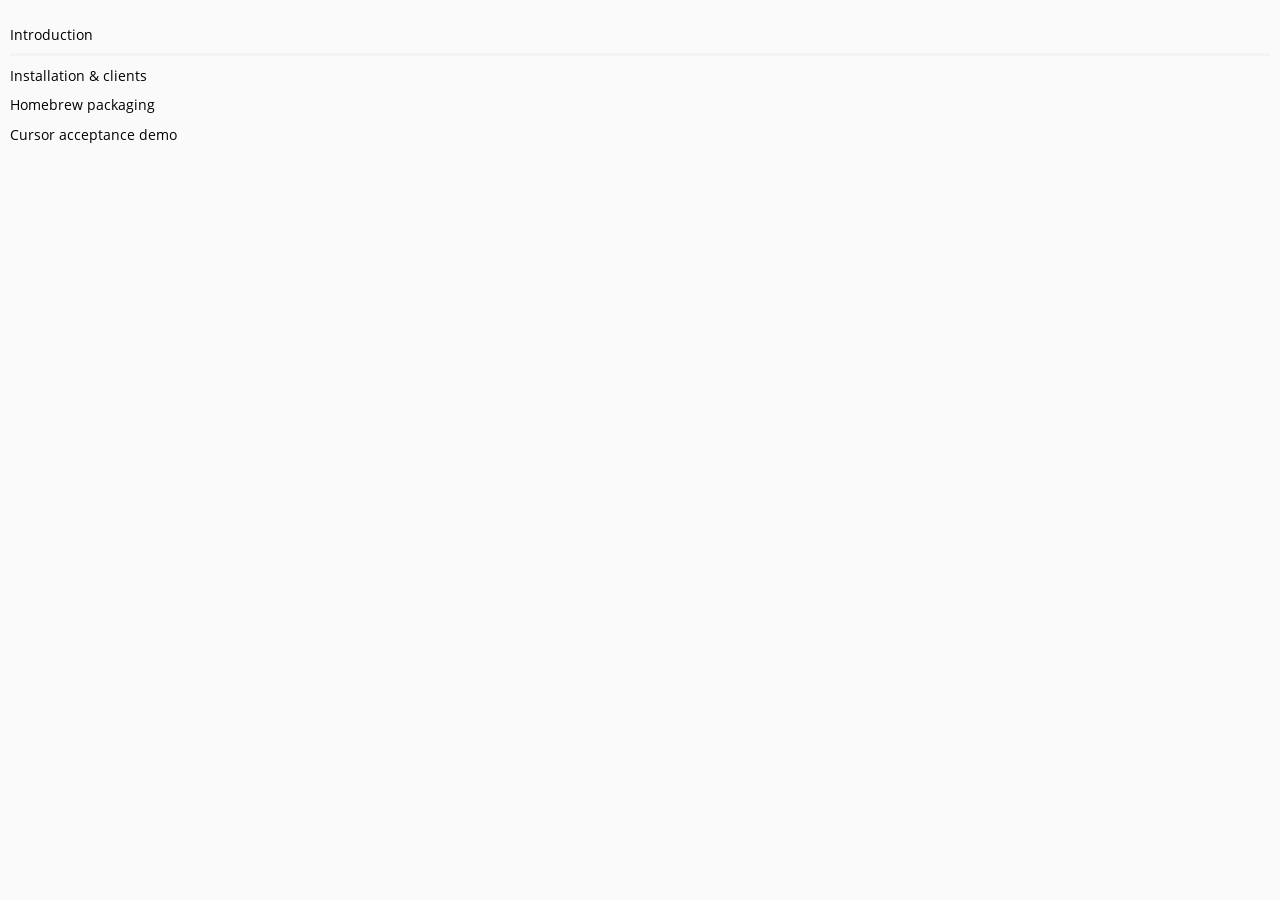
<file: book/toc.html>
<!DOCTYPE HTML>
<html lang="en" class="light" dir="ltr">
    <head>
        <!-- sidebar iframe generated using mdBook

        This is a frame, and not included directly in the page, to control the total size of the
        book. The TOC contains an entry for each page, so if each page includes a copy of the TOC,
        the total size of the page becomes O(n**2).

        The frame is only used as a fallback when JS is turned off. When it's on, the sidebar is
        instead added to the main page by `toc.js` instead. The JavaScript mode is better
        because, when running in a `file:///` URL, the iframed page would not be Same-Origin as
        the rest of the page, so the sidebar and the main page theme would fall out of sync.
        -->
        <meta charset="UTF-8">
        <meta name="robots" content="noindex">
        <!-- Custom HTML head -->
        <meta name="viewport" content="width=device-width, initial-scale=1">
        <meta name="theme-color" content="#ffffff">
        <link rel="stylesheet" href="css/variables-8adf115d.css">
        <link rel="stylesheet" href="css/general-e96d0476.css">
        <link rel="stylesheet" href="css/chrome-d279d366.css">
        <link rel="stylesheet" href="css/print-9e4910d8.css" media="print">
        <!-- Fonts -->
        <link rel="stylesheet" href="fonts/fonts-9644e21d.css">
        <!-- Custom theme stylesheets -->
    </head>
    <body class="sidebar-iframe-inner">
        <ol class="chapter"><li class="chapter-item expanded "><span class="chapter-link-wrapper"><a href="../index.html" target="_parent">Introduction</a></span></li><li class="chapter-item expanded "><li class="spacer"></li></li><li class="chapter-item expanded "><span class="chapter-link-wrapper"><a href="clients.html" target="_parent">Installation &amp; clients</a></span></li><li class="chapter-item expanded "><span class="chapter-link-wrapper"><a href="homebrew.html" target="_parent">Homebrew packaging</a></span></li><li class="chapter-item expanded "><span class="chapter-link-wrapper"><a href="cursor-demo.html" target="_parent">Cursor acceptance demo</a></span></li></ol>
    </body>
</html>
</file>
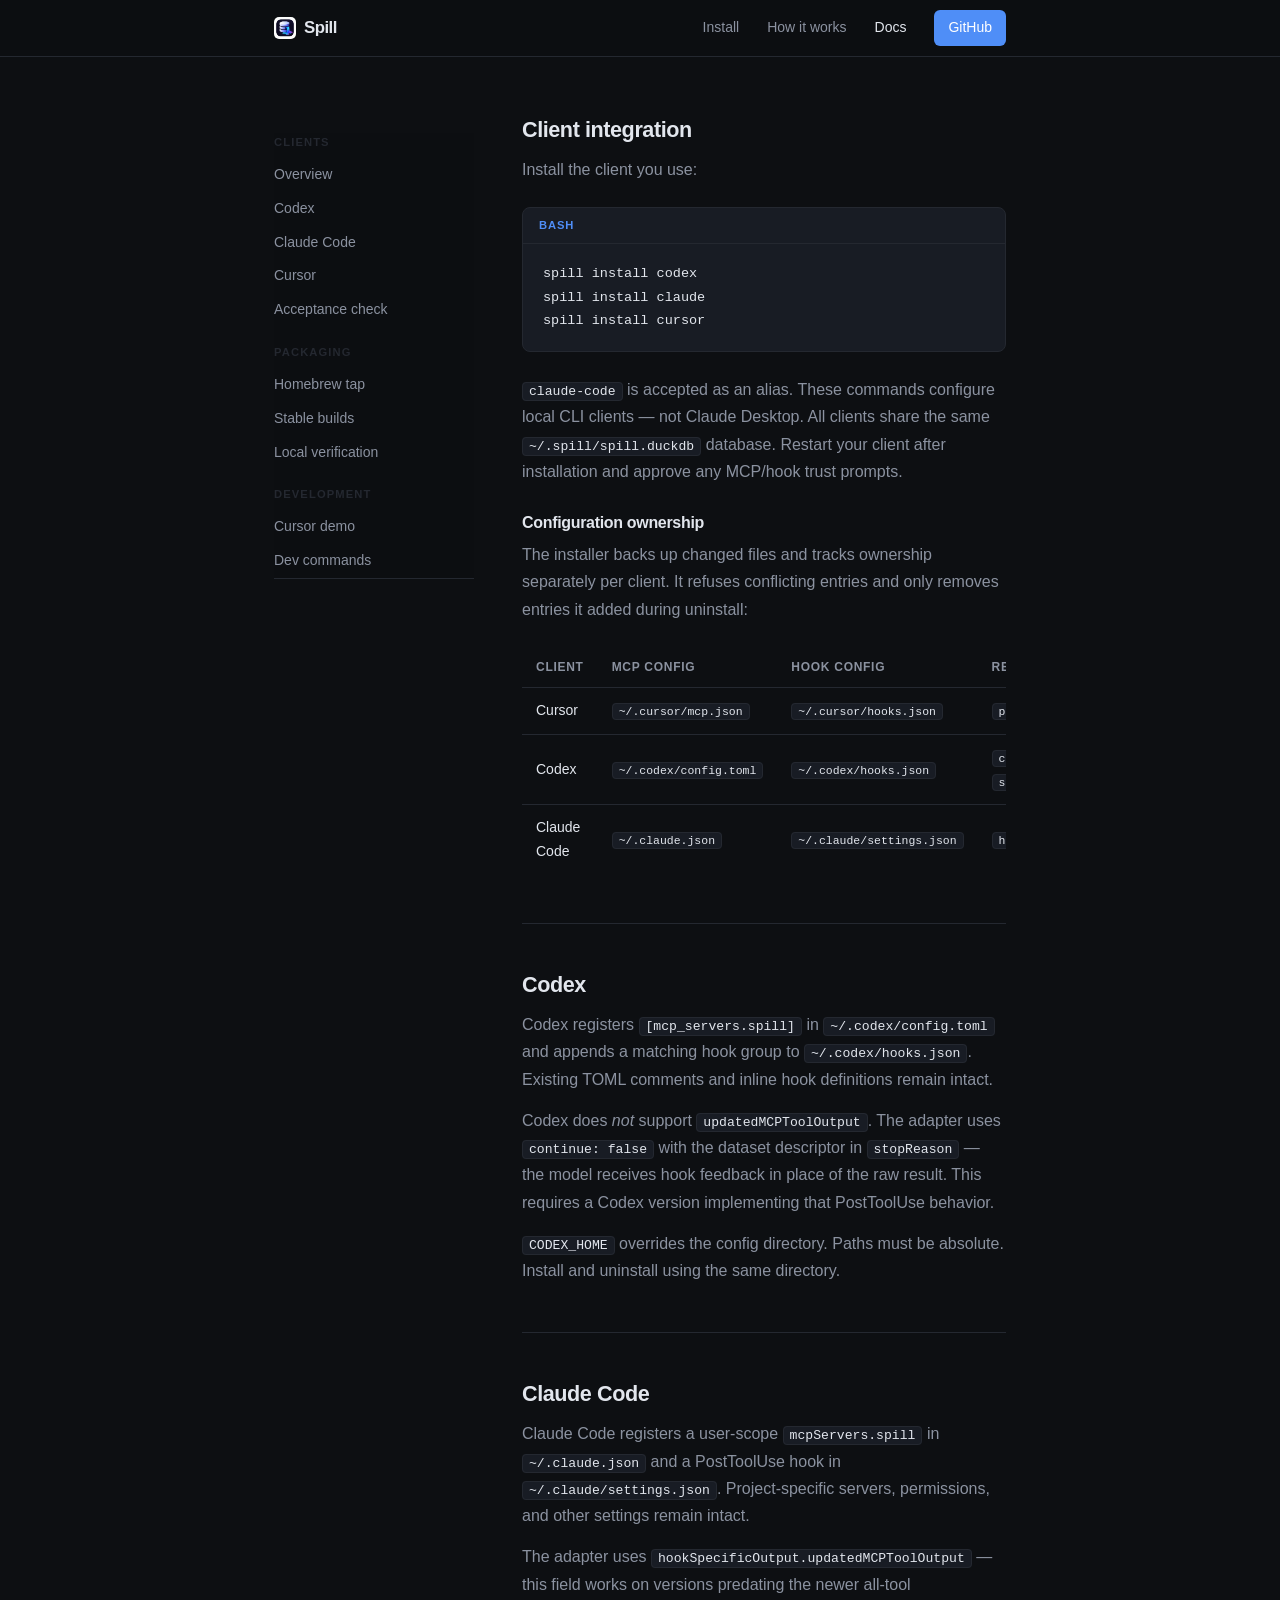
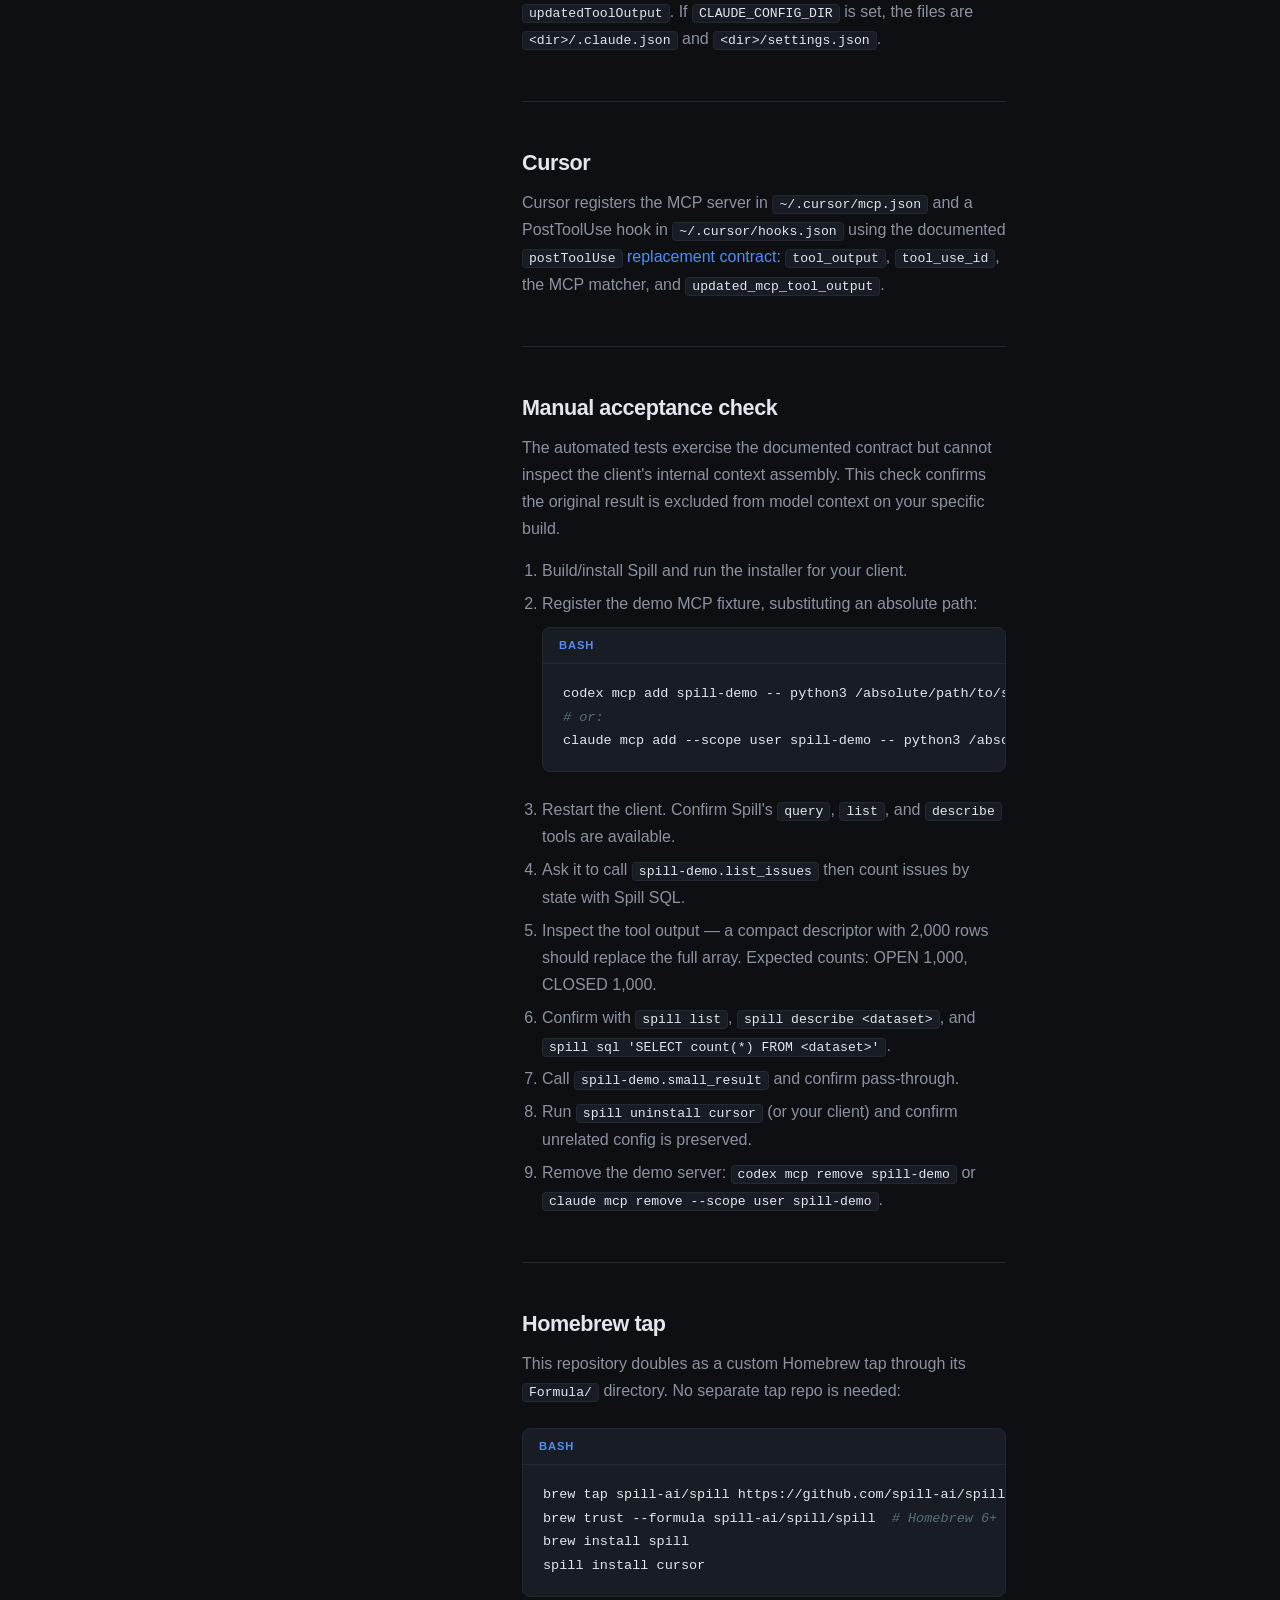
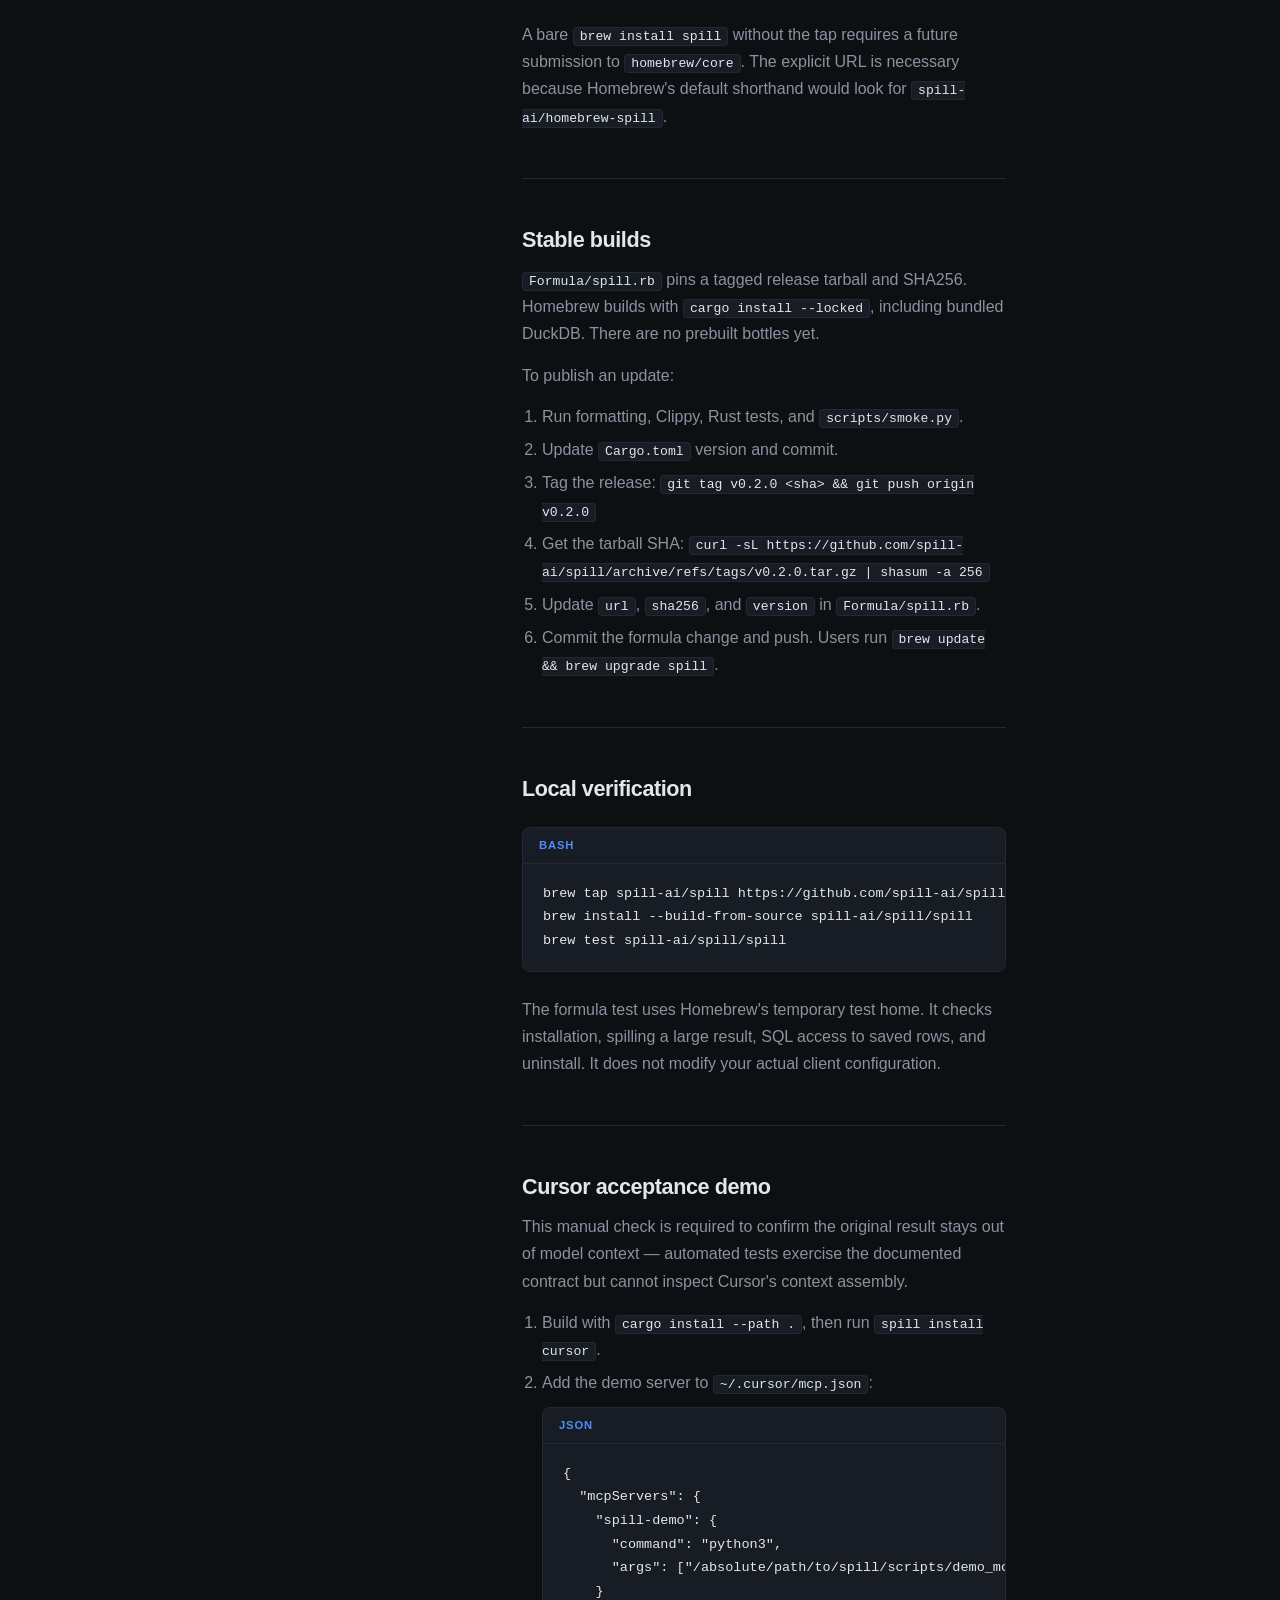
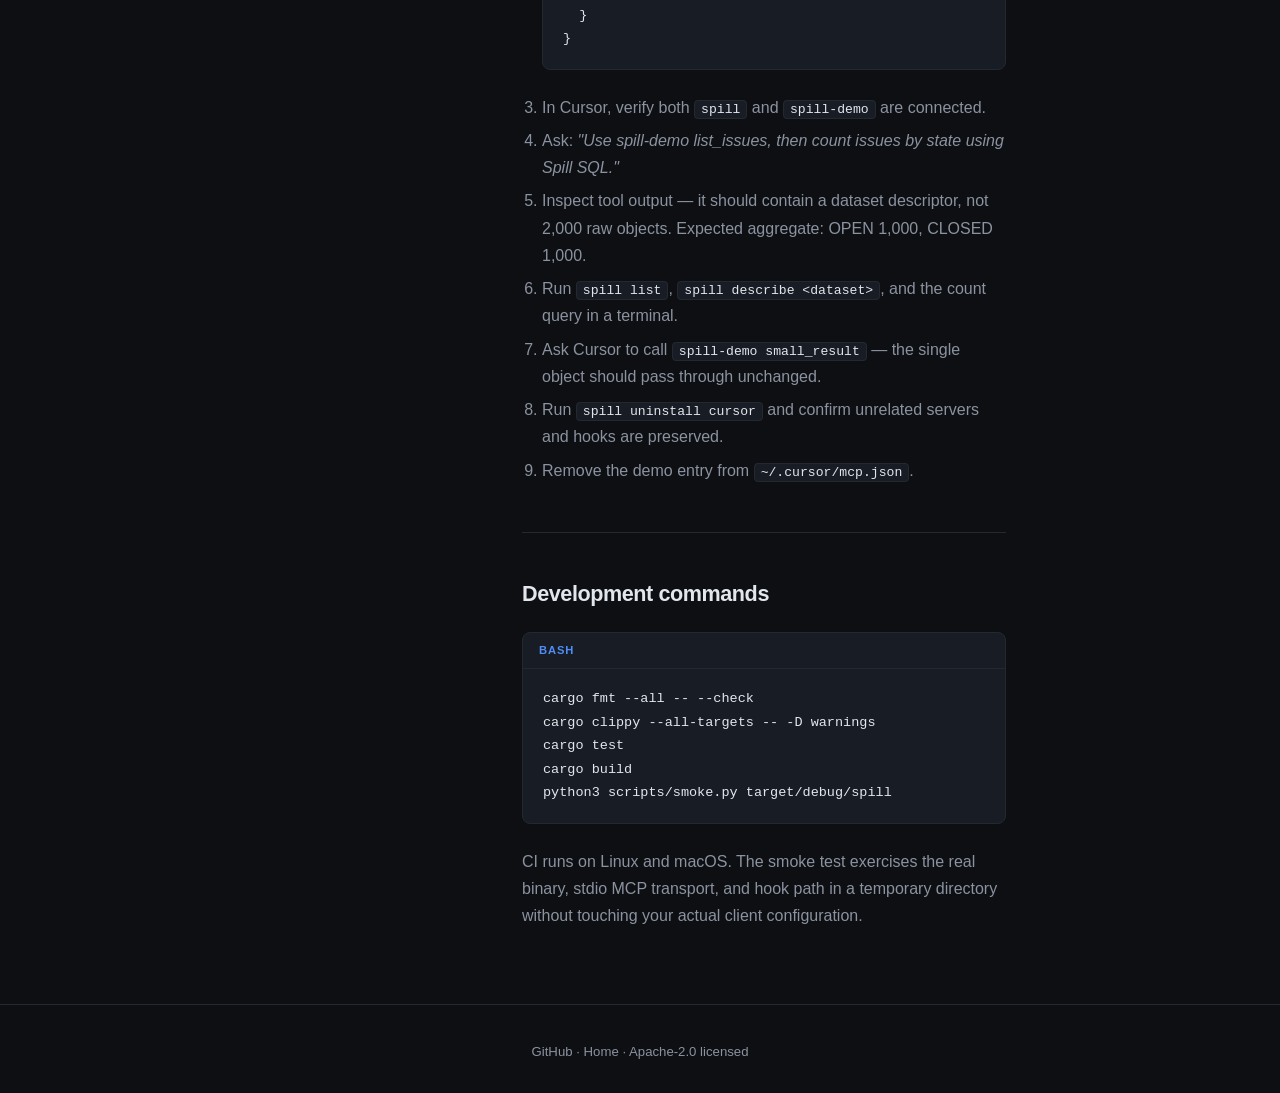
<file: site/docs.html>
<!DOCTYPE html>
<html lang="en">
<head>
  <meta charset="UTF-8">
  <meta name="viewport" content="width=device-width, initial-scale=1.0">
  <meta name="description" content="Spill documentation — client integration, Homebrew packaging, and acceptance testing.">
  <title>Docs — Spill</title>
  <link rel="stylesheet" href="style.css">
  <link rel="icon" type="image/png" href="spill-icon.png">
</head>
<body>

<nav>
  <div class="nav-inner">
    <a class="nav-logo" href="index.html">
      <img src="spill-icon.png" alt="Spill" width="22" height="22" style="border-radius: 5px;">
      Spill
    </a>
    <div class="nav-links">
      <a href="index.html#install">Install</a>
      <a href="index.html#how-it-works">How it works</a>
      <a href="docs.html" style="color: var(--text)">Docs</a>
      <a href="https://github.com/spill-ai/spill" class="btn-sm">GitHub</a>
    </div>
  </div>
</nav>

<div class="container">
  <div class="docs-layout">

    <!-- ── Sidebar ── -->
    <aside class="docs-sidebar">
      <nav>
        <div class="section-title">Clients</div>
        <a href="#clients-overview">Overview</a>
        <a href="#codex">Codex</a>
        <a href="#claude">Claude Code</a>
        <a href="#cursor">Cursor</a>
        <a href="#acceptance">Acceptance check</a>

        <div class="section-title">Packaging</div>
        <a href="#homebrew">Homebrew tap</a>
        <a href="#stable-builds">Stable builds</a>
        <a href="#local-verify">Local verification</a>

        <div class="section-title">Development</div>
        <a href="#cursor-demo">Cursor demo</a>
        <a href="#dev-commands">Dev commands</a>
      </nav>
    </aside>

    <!-- ── Content ── -->
    <main class="docs-content">

      <h2 id="clients-overview">Client integration</h2>
      <p>Install the client you use:</p>
      <div class="code-block">
        <div class="code-block-header"><span class="lang">bash</span></div>
        <pre>spill install codex
spill install claude
spill install cursor</pre>
      </div>
      <p><code>claude-code</code> is accepted as an alias. These commands configure local CLI clients — not Claude Desktop. All clients share the same <code>~/.spill/spill.duckdb</code> database. Restart your client after installation and approve any MCP/hook trust prompts.</p>

      <h3>Configuration ownership</h3>
      <p>The installer backs up changed files and tracks ownership separately per client. It refuses conflicting entries and only removes entries it added during uninstall:</p>
      <div class="table-wrap">
        <table>
          <thead><tr><th>Client</th><th>MCP config</th><th>Hook config</th><th>Result replacement</th></tr></thead>
          <tbody>
            <tr>
              <td>Cursor</td>
              <td><code>~/.cursor/mcp.json</code></td>
              <td><code>~/.cursor/hooks.json</code></td>
              <td><code>postToolUse.updated_mcp_tool_output</code></td>
            </tr>
            <tr>
              <td>Codex</td>
              <td><code>~/.codex/config.toml</code></td>
              <td><code>~/.codex/hooks.json</code></td>
              <td><code>continue: false</code>, descriptor in <code>stopReason</code></td>
            </tr>
            <tr>
              <td>Claude Code</td>
              <td><code>~/.claude.json</code></td>
              <td><code>~/.claude/settings.json</code></td>
              <td><code>hookSpecificOutput.updatedMCPToolOutput</code></td>
            </tr>
          </tbody>
        </table>
      </div>

      <h2 id="codex">Codex</h2>
      <p>Codex registers <code>[mcp_servers.spill]</code> in <code>~/.codex/config.toml</code> and appends a matching hook group to <code>~/.codex/hooks.json</code>. Existing TOML comments and inline hook definitions remain intact.</p>
      <p>Codex does <em>not</em> support <code>updatedMCPToolOutput</code>. The adapter uses <code>continue: false</code> with the dataset descriptor in <code>stopReason</code> — the model receives hook feedback in place of the raw result. This requires a Codex version implementing that PostToolUse behavior.</p>
      <p><code>CODEX_HOME</code> overrides the config directory. Paths must be absolute. Install and uninstall using the same directory.</p>

      <h2 id="claude">Claude Code</h2>
      <p>Claude Code registers a user-scope <code>mcpServers.spill</code> in <code>~/.claude.json</code> and a PostToolUse hook in <code>~/.claude/settings.json</code>. Project-specific servers, permissions, and other settings remain intact.</p>
      <p>The adapter uses <code>hookSpecificOutput.updatedMCPToolOutput</code> — this field works on versions predating the newer all-tool <code>updatedToolOutput</code>. If <code>CLAUDE_CONFIG_DIR</code> is set, the files are <code>&lt;dir&gt;/.claude.json</code> and <code>&lt;dir&gt;/settings.json</code>.</p>

      <h2 id="cursor">Cursor</h2>
      <p>Cursor registers the MCP server in <code>~/.cursor/mcp.json</code> and a PostToolUse hook in <code>~/.cursor/hooks.json</code> using the documented <a href="https://cursor.com/docs/hooks"><code>postToolUse</code> replacement contract</a>: <code>tool_output</code>, <code>tool_use_id</code>, the MCP matcher, and <code>updated_mcp_tool_output</code>.</p>

      <h2 id="acceptance">Manual acceptance check</h2>
      <p>The automated tests exercise the documented contract but cannot inspect the client's internal context assembly. This check confirms the original result is excluded from model context on your specific build.</p>
      <ol>
        <li>Build/install Spill and run the installer for your client.</li>
        <li>Register the demo MCP fixture, substituting an absolute path:
          <div class="code-block" style="margin-top: 10px;">
            <div class="code-block-header"><span class="lang">bash</span></div>
            <pre>codex mcp add spill-demo -- python3 /absolute/path/to/spill/scripts/demo_mcp.py
<span class="cmt"># or:</span>
claude mcp add --scope user spill-demo -- python3 /absolute/path/to/spill/scripts/demo_mcp.py</pre>
          </div>
        </li>
        <li>Restart the client. Confirm Spill's <code>query</code>, <code>list</code>, and <code>describe</code> tools are available.</li>
        <li>Ask it to call <code>spill-demo.list_issues</code> then count issues by state with Spill SQL.</li>
        <li>Inspect the tool output — a compact descriptor with 2,000 rows should replace the full array. Expected counts: OPEN 1,000, CLOSED 1,000.</li>
        <li>Confirm with <code>spill list</code>, <code>spill describe &lt;dataset&gt;</code>, and <code>spill sql 'SELECT count(*) FROM &lt;dataset&gt;'</code>.</li>
        <li>Call <code>spill-demo.small_result</code> and confirm pass-through.</li>
        <li>Run <code>spill uninstall cursor</code> (or your client) and confirm unrelated config is preserved.</li>
        <li>Remove the demo server: <code>codex mcp remove spill-demo</code> or <code>claude mcp remove --scope user spill-demo</code>.</li>
      </ol>

      <h2 id="homebrew">Homebrew tap</h2>
      <p>This repository doubles as a custom Homebrew tap through its <code>Formula/</code> directory. No separate tap repo is needed:</p>
      <div class="code-block">
        <div class="code-block-header"><span class="lang">bash</span></div>
        <pre>brew tap spill-ai/spill https://github.com/spill-ai/spill
brew trust --formula spill-ai/spill/spill  <span class="cmt"># Homebrew 6+ only</span>
brew install spill
spill install cursor</pre>
      </div>
      <p>A bare <code>brew install spill</code> without the tap requires a future submission to <code>homebrew/core</code>. The explicit URL is necessary because Homebrew's default shorthand would look for <code>spill-ai/homebrew-spill</code>.</p>

      <h2 id="stable-builds">Stable builds</h2>
      <p><code>Formula/spill.rb</code> pins a tagged release tarball and SHA256. Homebrew builds with <code>cargo install --locked</code>, including bundled DuckDB. There are no prebuilt bottles yet.</p>
      <p>To publish an update:</p>
      <ol>
        <li>Run formatting, Clippy, Rust tests, and <code>scripts/smoke.py</code>.</li>
        <li>Update <code>Cargo.toml</code> version and commit.</li>
        <li>Tag the release: <code>git tag v0.2.0 &lt;sha&gt; &amp;&amp; git push origin v0.2.0</code></li>
        <li>Get the tarball SHA: <code>curl -sL https://github.com/spill-ai/spill/archive/refs/tags/v0.2.0.tar.gz | shasum -a 256</code></li>
        <li>Update <code>url</code>, <code>sha256</code>, and <code>version</code> in <code>Formula/spill.rb</code>.</li>
        <li>Commit the formula change and push. Users run <code>brew update &amp;&amp; brew upgrade spill</code>.</li>
      </ol>

      <h2 id="local-verify">Local verification</h2>
      <div class="code-block">
        <div class="code-block-header"><span class="lang">bash</span></div>
        <pre>brew tap spill-ai/spill https://github.com/spill-ai/spill
brew install --build-from-source spill-ai/spill/spill
brew test spill-ai/spill/spill</pre>
      </div>
      <p>The formula test uses Homebrew's temporary test home. It checks installation, spilling a large result, SQL access to saved rows, and uninstall. It does not modify your actual client configuration.</p>

      <h2 id="cursor-demo">Cursor acceptance demo</h2>
      <p>This manual check is required to confirm the original result stays out of model context — automated tests exercise the documented contract but cannot inspect Cursor's context assembly.</p>
      <ol>
        <li>Build with <code>cargo install --path .</code>, then run <code>spill install cursor</code>.</li>
        <li>Add the demo server to <code>~/.cursor/mcp.json</code>:
          <div class="code-block" style="margin-top: 10px;">
            <div class="code-block-header"><span class="lang">json</span></div>
            <pre>{
  "mcpServers": {
    "spill-demo": {
      "command": "python3",
      "args": ["/absolute/path/to/spill/scripts/demo_mcp.py"]
    }
  }
}</pre>
          </div>
        </li>
        <li>In Cursor, verify both <code>spill</code> and <code>spill-demo</code> are connected.</li>
        <li>Ask: <em>"Use spill-demo list_issues, then count issues by state using Spill SQL."</em></li>
        <li>Inspect tool output — it should contain a dataset descriptor, not 2,000 raw objects. Expected aggregate: OPEN 1,000, CLOSED 1,000.</li>
        <li>Run <code>spill list</code>, <code>spill describe &lt;dataset&gt;</code>, and the count query in a terminal.</li>
        <li>Ask Cursor to call <code>spill-demo small_result</code> — the single object should pass through unchanged.</li>
        <li>Run <code>spill uninstall cursor</code> and confirm unrelated servers and hooks are preserved.</li>
        <li>Remove the demo entry from <code>~/.cursor/mcp.json</code>.</li>
      </ol>

      <h2 id="dev-commands">Development commands</h2>
      <div class="code-block">
        <div class="code-block-header"><span class="lang">bash</span></div>
        <pre>cargo fmt --all -- --check
cargo clippy --all-targets -- -D warnings
cargo test
cargo build
python3 scripts/smoke.py target/debug/spill</pre>
      </div>
      <p>CI runs on Linux and macOS. The smoke test exercises the real binary, stdio MCP transport, and hook path in a temporary directory without touching your actual client configuration.</p>

    </main>
  </div>
</div>

<footer>
  <div class="container">
    <p>
      <a href="https://github.com/spill-ai/spill">GitHub</a> ·
      <a href="index.html">Home</a> ·
      Apache-2.0 licensed
    </p>
  </div>
</footer>

</body>
</html>
</file>
<file: book/css/variables-8adf115d.css>
/* Globals */

:root {
    --sidebar-target-width: 300px;
    --sidebar-width: min(var(--sidebar-target-width), 80vw);
    --sidebar-resize-indicator-width: 8px;
    --sidebar-resize-indicator-space: 2px;
    --page-padding: 15px;
    --content-max-width: 750px;
    --menu-bar-height: 50px;
    --mono-font: "Source Code Pro", Consolas, "Ubuntu Mono", Menlo, "DejaVu Sans Mono", monospace, monospace;
    --code-font-size: 0.875em; /* please adjust the ace font size accordingly in editor.js */
    --searchbar-margin-block-start: 5px;
}

/* Themes */

.ayu {
    --bg: hsl(210, 25%, 8%);
    --fg: #c5c5c5;

    --sidebar-bg: #14191f;
    --sidebar-fg: #c8c9db;
    --sidebar-non-existant: #5c6773;
    --sidebar-active: #ffb454;
    --sidebar-spacer: #2d334f;

    --scrollbar: var(--sidebar-fg);

    --icons: #737480;
    --icons-hover: #b7b9cc;

    --links: #0096cf;

    --inline-code-color: #ffb454;

    --theme-popup-bg: #14191f;
    --theme-popup-border: #5c6773;
    --theme-hover: #191f26;

    --quote-bg: hsl(226, 15%, 17%);
    --quote-border: hsl(226, 15%, 22%);

    --warning-border: #ff8e00;

    --table-border-color: hsl(210, 25%, 13%);
    --table-header-bg: hsl(210, 25%, 28%);
    --table-alternate-bg: hsl(210, 25%, 11%);

    --searchbar-border-color: #848484;
    --searchbar-bg: #424242;
    --searchbar-fg: #fff;
    --searchbar-shadow-color: #d4c89f;
    --searchresults-header-fg: #666;
    --searchresults-border-color: #888;
    --searchresults-li-bg: #252932;
    --search-mark-bg: #e3b171;

    --color-scheme: dark;

    /* Same as `--icons` */
    --copy-button-filter: invert(45%) sepia(6%) saturate(621%) hue-rotate(198deg) brightness(99%) contrast(85%);
    /* Same as `--sidebar-active` */
    --copy-button-filter-hover: invert(68%) sepia(55%) saturate(531%) hue-rotate(341deg) brightness(104%) contrast(101%);

    --footnote-highlight: #2668a6;

    --overlay-bg: rgba(33, 40, 48, 0.4);

    --blockquote-note-color: #74b9ff;
    --blockquote-tip-color: #09ca09;
    --blockquote-important-color: #d3abff;
    --blockquote-warning-color: #f0b72f;
    --blockquote-caution-color: #f21424;

    --sidebar-header-border-color: #c18639;
}

.coal {
    --bg: hsl(200, 7%, 8%);
    --fg: #98a3ad;

    --sidebar-bg: #292c2f;
    --sidebar-fg: #a1adb8;
    --sidebar-non-existant: #505254;
    --sidebar-active: #3473ad;
    --sidebar-spacer: #393939;

    --scrollbar: var(--sidebar-fg);

    --icons: #43484d;
    --icons-hover: #b3c0cc;

    --links: #2b79a2;

    --inline-code-color: #c5c8c6;

    --theme-popup-bg: #141617;
    --theme-popup-border: #43484d;
    --theme-hover: #1f2124;

    --quote-bg: hsl(234, 21%, 18%);
    --quote-border: hsl(234, 21%, 23%);

    --warning-border: #ff8e00;

    --table-border-color: hsl(200, 7%, 13%);
    --table-header-bg: hsl(200, 7%, 28%);
    --table-alternate-bg: hsl(200, 7%, 11%);

    --searchbar-border-color: #aaa;
    --searchbar-bg: #b7b7b7;
    --searchbar-fg: #000;
    --searchbar-shadow-color: #aaa;
    --searchresults-header-fg: #666;
    --searchresults-border-color: #98a3ad;
    --searchresults-li-bg: #2b2b2f;
    --search-mark-bg: #355c7d;

    --color-scheme: dark;

    /* Same as `--icons` */
    --copy-button-filter: invert(26%) sepia(8%) saturate(575%) hue-rotate(169deg) brightness(87%) contrast(82%);
    /* Same as `--sidebar-active` */
    --copy-button-filter-hover: invert(36%) sepia(70%) saturate(503%) hue-rotate(167deg) brightness(98%) contrast(89%);

    --footnote-highlight: #4079ae;

    --overlay-bg: rgba(33, 40, 48, 0.4);

    --blockquote-note-color: #4493f8;
    --blockquote-tip-color: #08ae08;
    --blockquote-important-color: #ab7df8;
    --blockquote-warning-color: #d29922;
    --blockquote-caution-color: #d91b29;

    --sidebar-header-border-color: #3473ad;
}

.light, html:not(.js) {
    --bg: hsl(0, 0%, 100%);
    --fg: hsl(0, 0%, 0%);

    --sidebar-bg: #fafafa;
    --sidebar-fg: hsl(0, 0%, 0%);
    --sidebar-non-existant: #aaaaaa;
    --sidebar-active: #1f1fff;
    --sidebar-spacer: #f4f4f4;

    --scrollbar: #8F8F8F;

    --icons: #747474;
    --icons-hover: #000000;

    --links: #20609f;

    --inline-code-color: #301900;

    --theme-popup-bg: #fafafa;
    --theme-popup-border: #cccccc;
    --theme-hover: #e6e6e6;

    --quote-bg: hsl(197, 37%, 96%);
    --quote-border: hsl(197, 37%, 91%);

    --warning-border: #ff8e00;

    --table-border-color: hsl(0, 0%, 95%);
    --table-header-bg: hsl(0, 0%, 80%);
    --table-alternate-bg: hsl(0, 0%, 97%);

    --searchbar-border-color: #aaa;
    --searchbar-bg: #fafafa;
    --searchbar-fg: #000;
    --searchbar-shadow-color: #aaa;
    --searchresults-header-fg: #666;
    --searchresults-border-color: #888;
    --searchresults-li-bg: #e4f2fe;
    --search-mark-bg: #a2cff5;

    --color-scheme: light;

    /* Same as `--icons` */
    --copy-button-filter: invert(45.49%);
    /* Same as `--sidebar-active` */
    --copy-button-filter-hover: invert(14%) sepia(93%) saturate(4250%) hue-rotate(243deg) brightness(99%) contrast(130%);

    --footnote-highlight: #7e7eff;

    --overlay-bg: rgba(200, 200, 205, 0.4);

    --blockquote-note-color: #0969da;
    --blockquote-tip-color: #008000;
    --blockquote-important-color: #8250df;
    --blockquote-warning-color: #9a6700;
    --blockquote-caution-color: #b52731;

    --sidebar-header-border-color: #6e6edb;
}

.navy {
    --bg: hsl(226, 23%, 11%);
    --fg: #bcbdd0;

    --sidebar-bg: #282d3f;
    --sidebar-fg: #c8c9db;
    --sidebar-non-existant: #505274;
    --sidebar-active: #2b79a2;
    --sidebar-spacer: #2d334f;

    --scrollbar: var(--sidebar-fg);

    --icons: #737480;
    --icons-hover: #b7b9cc;

    --links: #2b79a2;

    --inline-code-color: #c5c8c6;

    --theme-popup-bg: #161923;
    --theme-popup-border: #737480;
    --theme-hover: #282e40;

    --quote-bg: hsl(226, 15%, 17%);
    --quote-border: hsl(226, 15%, 22%);

    --warning-border: #ff8e00;

    --table-border-color: hsl(226, 23%, 16%);
    --table-header-bg: hsl(226, 23%, 31%);
    --table-alternate-bg: hsl(226, 23%, 14%);

    --searchbar-border-color: #aaa;
    --searchbar-bg: #aeaec6;
    --searchbar-fg: #000;
    --searchbar-shadow-color: #aaa;
    --searchresults-header-fg: #5f5f71;
    --searchresults-border-color: #5c5c68;
    --searchresults-li-bg: #242430;
    --search-mark-bg: #a2cff5;

    --color-scheme: dark;

    /* Same as `--icons` */
    --copy-button-filter: invert(51%) sepia(10%) saturate(393%) hue-rotate(198deg) brightness(86%) contrast(87%);
    /* Same as `--sidebar-active` */
    --copy-button-filter-hover: invert(46%) sepia(20%) saturate(1537%) hue-rotate(156deg) brightness(85%) contrast(90%);

    --footnote-highlight: #4079ae;

    --overlay-bg: rgba(33, 40, 48, 0.4);

    --blockquote-note-color: #4493f8;
    --blockquote-tip-color: #09ca09;
    --blockquote-important-color: #ab7df8;
    --blockquote-warning-color: #d29922;
    --blockquote-caution-color: #f21424;

    --sidebar-header-border-color: #2f6ab5;
}

.rust {
    --bg: hsl(60, 9%, 87%);
    --fg: #262625;

    --sidebar-bg: #3b2e2a;
    --sidebar-fg: #c8c9db;
    --sidebar-non-existant: #505254;
    --sidebar-active: #e69f67;
    --sidebar-spacer: #45373a;

    --scrollbar: var(--sidebar-fg);

    --icons: #737480;
    --icons-hover: #262625;

    --links: #2b79a2;

    --inline-code-color: #6e6b5e;

    --theme-popup-bg: #e1e1db;
    --theme-popup-border: #b38f6b;
    --theme-hover: #99908a;

    --quote-bg: hsl(60, 5%, 75%);
    --quote-border: hsl(60, 5%, 70%);

    --warning-border: #ff8e00;

    --table-border-color: hsl(60, 9%, 82%);
    --table-header-bg: #b3a497;
    --table-alternate-bg: hsl(60, 9%, 84%);

    --searchbar-border-color: #aaa;
    --searchbar-bg: #fafafa;
    --searchbar-fg: #000;
    --searchbar-shadow-color: #aaa;
    --searchresults-header-fg: #666;
    --searchresults-border-color: #888;
    --searchresults-li-bg: #dec2a2;
    --search-mark-bg: #e69f67;

    /* Same as `--icons` */
    --copy-button-filter: invert(51%) sepia(10%) saturate(393%) hue-rotate(198deg) brightness(86%) contrast(87%);
    /* Same as `--sidebar-active` */
    --copy-button-filter-hover: invert(77%) sepia(16%) saturate(1798%) hue-rotate(328deg) brightness(98%) contrast(83%);

    --footnote-highlight: #d3a17a;

    --overlay-bg: rgba(150, 150, 150, 0.25);

    --blockquote-note-color: #023b95;
    --blockquote-tip-color: #007700;
    --blockquote-important-color: #8250df;
    --blockquote-warning-color: #603700;
    --blockquote-caution-color: #aa1721;

    --sidebar-header-border-color: #8c391f;
}

@media (prefers-color-scheme: dark) {
    html:not(.js) {
        --bg: hsl(200, 7%, 8%);
        --fg: #98a3ad;

        --sidebar-bg: #292c2f;
        --sidebar-fg: #a1adb8;
        --sidebar-non-existant: #505254;
        --sidebar-active: #3473ad;
        --sidebar-spacer: #393939;

        --scrollbar: var(--sidebar-fg);

        --icons: #43484d;
        --icons-hover: #b3c0cc;

        --links: #2b79a2;

        --inline-code-color: #c5c8c6;

        --theme-popup-bg: #141617;
        --theme-popup-border: #43484d;
        --theme-hover: #1f2124;

        --quote-bg: hsl(234, 21%, 18%);
        --quote-border: hsl(234, 21%, 23%);

        --warning-border: #ff8e00;

        --table-border-color: hsl(200, 7%, 13%);
        --table-header-bg: hsl(200, 7%, 28%);
        --table-alternate-bg: hsl(200, 7%, 11%);

        --searchbar-border-color: #aaa;
        --searchbar-bg: #b7b7b7;
        --searchbar-fg: #000;
        --searchbar-shadow-color: #aaa;
        --searchresults-header-fg: #666;
        --searchresults-border-color: #98a3ad;
        --searchresults-li-bg: #2b2b2f;
        --search-mark-bg: #355c7d;

        --color-scheme: dark;

        /* Same as `--icons` */
        --copy-button-filter: invert(26%) sepia(8%) saturate(575%) hue-rotate(169deg) brightness(87%) contrast(82%);
        /* Same as `--sidebar-active` */
        --copy-button-filter-hover: invert(36%) sepia(70%) saturate(503%) hue-rotate(167deg) brightness(98%) contrast(89%);

        --footnote-highlight: #4079ae;

        --overlay-bg: rgba(33, 40, 48, 0.4);

        --blockquote-note-color: #4493f8;
        --blockquote-tip-color: #08ae08;
        --blockquote-important-color: #ab7df8;
        --blockquote-warning-color: #d29922;
        --blockquote-caution-color: #d91b29;

        --sidebar-header-border-color: #3473ad;
    }
}
</file>
<file: book/css/general-e96d0476.css>
/* Base styles and content styles */

:root {
    /* Browser default font-size is 16px, this way 1 rem = 10px */
    font-size: 62.5%;
    color-scheme: var(--color-scheme);
}

html {
    font-family: "Open Sans", sans-serif;
    color: var(--fg);
    background-color: var(--bg);
    text-size-adjust: none;
    -webkit-text-size-adjust: none;
}

body {
    margin: 0;
    font-size: 1.6rem;
    overflow-x: hidden;
}

code {
    font-family: var(--mono-font) !important;
    font-size: var(--code-font-size);
    direction: ltr !important;
}

/* make long words/inline code not x overflow */
main {
    overflow-wrap: break-word;
}

/* make wide tables scroll if they overflow */
.table-wrapper {
    overflow-x: auto;
}

/* Don't change font size in headers. */
h1 code, h2 code, h3 code, h4 code, h5 code, h6 code {
    font-size: unset;
}

.left { float: left; }
.right { float: right; }
.boring { opacity: 0.6; }
.hide-boring .boring { display: none; }
.hidden { display: none !important; }

h2, h3 { margin-block-start: 2.5em; }
h4, h5 { margin-block-start: 2em; }

.header + .header h3,
.header + .header h4,
.header + .header h5 {
    margin-block-start: 1em;
}

h1:target::before,
h2:target::before,
h3:target::before,
h4:target::before,
h5:target::before,
h6:target::before,
dt:target::before {
    display: inline-block;
    content: "»";
    margin-inline-start: -30px;
    width: 30px;
}

/* This is broken on Safari as of version 14, but is fixed
   in Safari Technology Preview 117 which I think will be Safari 14.2.
   https://bugs.webkit.org/show_bug.cgi?id=218076
*/
:target {
    /* Safari does not support logical properties */
    scroll-margin-top: calc(var(--menu-bar-height) + 0.5em);
}

.page {
    outline: 0;
    padding: 0 var(--page-padding);
    margin-block-start: calc(0px - var(--menu-bar-height)); /* Compensate for the #mdbook-menu-bar-hover-placeholder */
}
.page-wrapper {
    box-sizing: border-box;
    background-color: var(--bg);
}
html:not(.js) .page-wrapper,
.js:not(.sidebar-resizing) .page-wrapper {
    transition: margin-left 0.3s ease, transform 0.3s ease; /* Animation: slide away */
}
[dir=rtl]:not(.js) .page-wrapper,
[dir=rtl].js:not(.sidebar-resizing) .page-wrapper {
    transition: margin-right 0.3s ease, transform 0.3s ease; /* Animation: slide away */
}

.content {
    overflow-y: auto;
    padding: 0 5px 50px 5px;
}
.content main {
    margin-inline-start: auto;
    margin-inline-end: auto;
    max-width: var(--content-max-width);
}
.content p { line-height: 1.45em; }
.content ol { line-height: 1.45em; }
.content ul { line-height: 1.45em; }
.content a { text-decoration: none; }
.content a:hover { text-decoration: underline; }
.content img, .content video { max-width: 100%; }
/* When an image is inside an anchor, ensure the focus ring covers the entire
   image instead of the anchor's line box. */
.content a:has(img) { display: inline-block; }
.content .header:link,
.content .header:visited {
    color: var(--fg);
}
.content .header:link,
.content .header:visited:hover {
    text-decoration: none;
}

table {
    margin: 0 auto;
    border-collapse: collapse;
}
table td {
    padding: 3px 20px;
    border: 1px var(--table-border-color) solid;
}
table thead {
    background: var(--table-header-bg);
}
table thead td {
    font-weight: 700;
    border: none;
}
table thead th {
    padding: 3px 20px;
}
table thead tr {
    border: 1px var(--table-header-bg) solid;
}
/* Alternate background colors for rows */
table tbody tr:nth-child(2n) {
    background: var(--table-alternate-bg);
}


blockquote {
    margin: 20px 0;
    padding: 0 20px;
    color: var(--fg);
    background-color: var(--quote-bg);
    border-block-start: .1em solid var(--quote-border);
    border-block-end: .1em solid var(--quote-border);
}

/* TODO: Remove .warning in a future version of mdbook, it is replaced by
blockquote tags. */
.warning {
    margin: 20px;
    padding: 0 20px;
    border-inline-start: 2px solid var(--warning-border);
}

.warning:before {
    position: absolute;
    width: 3rem;
    height: 3rem;
    margin-inline-start: calc(-1.5rem - 21px);
    content: "ⓘ";
    text-align: center;
    background-color: var(--bg);
    color: var(--warning-border);
    font-weight: bold;
    font-size: 2rem;
}

blockquote .warning:before {
    background-color: var(--quote-bg);
}

kbd {
    background-color: var(--table-border-color);
    border-radius: 4px;
    border: solid 1px var(--theme-popup-border);
    box-shadow: inset 0 -1px 0 var(--theme-hover);
    display: inline-block;
    font-size: var(--code-font-size);
    font-family: var(--mono-font);
    line-height: 10px;
    padding: 4px 5px;
    vertical-align: middle;
}

sup {
    /* Set the line-height for superscript and footnote references so that there
       isn't an awkward space appearing above lines that contain the footnote.

       See https://github.com/rust-lang/mdBook/pull/2443#discussion_r1813773583
       for an explanation.
    */
    line-height: 0;
}

.footnote-definition {
    font-size: 0.9em;
}
/* The default spacing for a list is a little too large. */
.footnote-definition ul,
.footnote-definition ol {
    padding-left: 20px;
}
.footnote-definition > li {
    /* Required to position the ::before target */
    position: relative;
}
.footnote-definition > li:target {
    scroll-margin-top: 50vh;
}
.footnote-reference:target {
    scroll-margin-top: 50vh;
}
/* Draws a border around the footnote (including the marker) when it is selected.
   TODO: If there are multiple linkbacks, highlight which one you just came
   from so you know which one to click.
*/
.footnote-definition > li:target::before {
    border: 2px solid var(--footnote-highlight);
    border-radius: 6px;
    position: absolute;
    top: -8px;
    right: -8px;
    bottom: -8px;
    left: -32px;
    pointer-events: none;
    content: "";
}
/* Pulses the footnote reference so you can quickly see where you left off reading.
   This could use some improvement.
*/
@media not (prefers-reduced-motion) {
    .footnote-reference:target  {
        animation: fn-highlight 0.8s;
        border-radius: 2px;
    }

    @keyframes fn-highlight {
        from {
            background-color: var(--footnote-highlight);
        }
    }
}

.tooltiptext {
    position: absolute;
    visibility: hidden;
    color: #fff;
    background-color: #333;
    transform: translateX(-50%); /* Center by moving tooltip 50% of its width left */
    left: -8px; /* Half of the width of the icon */
    top: -35px;
    font-size: 0.8em;
    text-align: center;
    border-radius: 6px;
    padding: 5px 8px;
    margin: 5px;
    z-index: 1000;
}
.tooltipped .tooltiptext {
    visibility: visible;
}

.chapter li.part-title {
    color: var(--sidebar-fg);
    margin: 5px 0px;
    font-weight: bold;
}

.result-no-output {
    font-style: italic;
}

.fa-svg svg {
    width: 1em;
    height: 1em;
    fill: currentColor;
    margin-bottom: -0.1em;
}

dt {
    font-weight: bold;
    margin-top: 0.5em;
    margin-bottom: 0.1em;
}

/* This uses a CSS counter to add numbers to definitions, but only if there is
 more than one definition. */
dl, dt {
    counter-reset: dd-counter;
}

/* When there is more than one definition, increment the counter. The first
selector selects the first definition, and the second one selects definitions
2 and beyond.*/
dd:has(+ dd), dd + dd {
    counter-increment: dd-counter;
    /* Use flex display to help with positioning the numbers when there is a p
    tag inside the definition. */
    display: flex;
    align-items: flex-start;
}

/* Shows the counter for definitions. The first selector selects the first
definition, and the second one selections definitions 2 and beyond.*/
dd:has(+ dd)::before, dd + dd::before  {
    content: counter(dd-counter) ". ";
    font-weight: 600;
    display: inline-block;
    margin-right: 0.5em;
}

dd > p {
    /* For loose definitions that have a p tag inside, don't add a bunch of
    space before the definition. */
    margin-top: 0;
}

/* Remove some excess space from the bottom. */
.blockquote-tag p:last-child {
    margin-bottom: 2px;
}

.blockquote-tag {
    /* Add some padding to make the vertical bar a little taller than the text.*/
    padding: 2px 0px 2px 20px;
    /* Add a solid color bar on the left side. */
    border-inline-start-style: solid;
    border-inline-start-width: 4px;
    /* Disable the background color from normal blockquotes . */
    background-color: inherit;
    /* Disable border blocks from blockquotes. */
    border-block-start: none;
    border-block-end: none;
}

.blockquote-tag-title svg {
    fill: currentColor;
    /* Add space between the icon and the title. */
    margin-right: 8px;
}

.blockquote-tag-note {
    border-inline-start-color: var(--blockquote-note-color);
}

.blockquote-tag-tip {
    border-inline-start-color: var(--blockquote-tip-color);
}

.blockquote-tag-important {
    border-inline-start-color: var(--blockquote-important-color);
}

.blockquote-tag-warning {
    border-inline-start-color: var(--blockquote-warning-color);
}

.blockquote-tag-caution {
    border-inline-start-color: var(--blockquote-caution-color);
}

.blockquote-tag-note > .blockquote-tag-title {
    color: var(--blockquote-note-color);
}

.blockquote-tag-tip > .blockquote-tag-title {
    color: var(--blockquote-tip-color);
}

.blockquote-tag-important > .blockquote-tag-title {
    color: var(--blockquote-important-color);
}

.blockquote-tag-warning > .blockquote-tag-title {
    color: var(--blockquote-warning-color);
}

.blockquote-tag-caution > .blockquote-tag-title {
    color: var(--blockquote-caution-color);
}

.blockquote-tag-title {
    /* Slightly increase the weight for more emphasis. */
    font-weight: 600;
    /* Vertically center the icon with the text. */
    display: flex;
    align-items: center;
    /* Remove default large margins for a more compact display. */
    margin: 2px 0 8px 0;
}

.blockquote-tag-title .fa-svg {
    fill: currentColor;
    /* Add some space between the icon and the text. */
    margin-right: 8px;
}

/* All this code is to handle the "zoomable" images feature. */

/* This one makes the checkbox invisible while keeping it selectable with the keyboard (with the
   "tab" key). */
.content .checkbox-img {
    position: absolute;
    width: 1px;
    height: 1px;
    padding: 0;
    margin: -1px;
    overflow: hidden;
    clip: rect(0, 0, 0, 0);
    white-space: nowrap;
    border: 0;
}
/* When the input is focused, we make it appear to the user by adding an outline to the img
   instead */
.content .checkbox-img:focus + img {
    outline: auto;
}
/* The "zoomed-in" image is not displayed until the checkbox is "ticked". */
.content .checkbox-img:not(:checked) ~ .img-wrapper {
    display: none;
}
.content .checkbox-label {
    display: block;
    max-width: 100%;
}
.content .checkbox-label img {
    cursor: zoom-in;
}
.content .checkbox-img:checked ~ .img-wrapper {
    position: fixed;
    top: 0;
    left: 0;
    width: 100vw;
    height: 100vh;
    background-color: rgba(0, 0, 0, 0.4);
    z-index: 1001;
    display: flex;
    align-items: center;
    justify-content: center;
    cursor: zoom-out;
}
.content .checkbox-img:checked ~ .img-wrapper > img {
    --img-padding: 5px;
    padding: var(--img-padding);
    background: #999;
    cursor: zoom-out;
    max-width: calc(100% - (var(--img-padding) * 2));
    max-height: calc(100% - (var(--img-padding) * 2));
}
</file>
<file: book/css/chrome-d279d366.css>
/* CSS for UI elements (a.k.a. chrome) */

html {
    scrollbar-color: var(--scrollbar) transparent;
}
#mdbook-searchresults a,
.content a:link,
a:visited,
a > .hljs {
    color: var(--links);
}

/*
    mdbook-body-container is necessary because mobile browsers don't seem to like
    overflow-x on the body tag when there is a <meta name="viewport"> tag.
*/
#mdbook-body-container {
    /*
        This is used when the sidebar pushes the body content off the side of
        the screen on small screens. Without it, dragging on mobile Safari
        will want to reposition the viewport in a weird way.
    */
    overflow-x: clip;
}

/* Menu Bar */

#mdbook-menu-bar,
#mdbook-menu-bar-hover-placeholder {
    z-index: 101;
    margin: auto calc(0px - var(--page-padding));
}
#mdbook-menu-bar {
    position: relative;
    display: flex;
    flex-wrap: wrap;
    background-color: var(--bg);
    border-block-end-color: var(--bg);
    border-block-end-width: 1px;
    border-block-end-style: solid;
}
#mdbook-menu-bar.sticky,
#mdbook-menu-bar-hover-placeholder:hover + #mdbook-menu-bar,
#mdbook-menu-bar:hover,
html.sidebar-visible #mdbook-menu-bar {
    position: -webkit-sticky;
    position: sticky;
    top: 0 !important;
}
#mdbook-menu-bar-hover-placeholder {
    position: sticky;
    position: -webkit-sticky;
    top: 0;
    height: var(--menu-bar-height);
}
#mdbook-menu-bar.bordered {
    border-block-end-color: var(--table-border-color);
}
#mdbook-menu-bar .fa-svg, #mdbook-menu-bar .icon-button {
    position: relative;
    padding: 0 8px;
    z-index: 10;
    line-height: var(--menu-bar-height);
    cursor: pointer;
    transition: color 0.5s;
}
@media only screen and (max-width: 420px) {
    #mdbook-menu-bar .fa-svg, #mdbook-menu-bar .icon-button {
        padding: 0 5px;
    }
}

.icon-button {
    border: none;
    background: none;
    padding: 0;
    color: inherit;
}
.icon-button .fa-svg {
    margin: 0;
}

.right-buttons {
    margin: 0 15px;
}
.right-buttons a {
    text-decoration: none;
}

.left-buttons {
    display: flex;
    margin: 0 5px;
}
html:not(.js) .left-buttons button {
    display: none;
}

.menu-title {
    display: inline-block;
    font-weight: 200;
    font-size: 2.4rem;
    line-height: var(--menu-bar-height);
    text-align: center;
    margin: 0;
    flex: 1;
    white-space: nowrap;
    overflow: hidden;
    text-overflow: ellipsis;
}
.menu-title {
    cursor: pointer;
}

.menu-bar,
.menu-bar:visited,
.nav-chapters,
.nav-chapters:visited,
.mobile-nav-chapters,
.mobile-nav-chapters:visited,
.menu-bar .icon-button,
.menu-bar a .fa-svg {
    color: var(--icons);
}

.menu-bar .fa-svg:hover,
.menu-bar .icon-button:hover,
.nav-chapters:hover,
.mobile-nav-chapters .fa-svg:hover {
    color: var(--icons-hover);
}

/* Nav Icons */

.nav-chapters {
    font-size: 2.5em;
    text-align: center;
    text-decoration: none;

    position: fixed;
    top: 0;
    bottom: 0;
    margin: 0;
    max-width: 150px;
    min-width: 90px;

    display: flex;
    justify-content: center;
    align-content: center;
    flex-direction: column;

    transition: color 0.5s, background-color 0.5s;
}

.nav-chapters:hover {
    text-decoration: none;
    background-color: var(--theme-hover);
    transition: background-color 0.15s, color 0.15s;
}

.nav-chapters.previous {
    /* Ensure that the previous arrow does not overlap the resize indicator. */
    margin-inline-start: var(--sidebar-resize-indicator-width);
}

.nav-wrapper {
    margin-block-start: 50px;
    display: none;
}

.mobile-nav-chapters {
    font-size: 2.5em;
    text-align: center;
    text-decoration: none;
    width: 90px;
    border-radius: 5px;
    background-color: var(--sidebar-bg);
}

/* Only Firefox supports flow-relative values */
.previous { float: left; }
[dir=rtl] .previous { float: right; }

/* Only Firefox supports flow-relative values */
.next {
    float: right;
    right: var(--page-padding);
}
[dir=rtl] .next {
    float: left;
    right: unset;
    left: var(--page-padding);
}

@media only screen and (max-width: 1080px) {
    .nav-wide-wrapper { display: none; }
    .nav-wrapper { display: block; }
}

/* sidebar-visible */
@media only screen and (max-width: 1380px) {
    #mdbook-sidebar-toggle-anchor:checked ~ .page-wrapper .nav-wide-wrapper { display: none; }
    #mdbook-sidebar-toggle-anchor:checked ~ .page-wrapper .nav-wrapper { display: block; }
}

/* Inline code */

:not(pre) > .hljs {
    display: inline;
    padding: 0.1em 0.3em;
    border-radius: 3px;
}

:not(pre):not(a) > .hljs {
    color: var(--inline-code-color);
    overflow-x: initial;
}

a:hover > .hljs {
    text-decoration: underline;
}

pre {
    position: relative;
}
pre > .buttons {
    position: absolute;
    z-index: 100;
    right: 0px;
    top: 2px;
    margin: 0px;
    padding: 2px 0px;

    color: var(--sidebar-fg);
    cursor: pointer;
    visibility: hidden;
    opacity: 0;
    transition: visibility 0.1s linear, opacity 0.1s linear;
}
pre:hover > .buttons {
    visibility: visible;
    opacity: 1
}
pre > .buttons :hover {
    color: var(--sidebar-active);
    border-color: var(--icons-hover);
    background-color: var(--theme-hover);
}
pre > .buttons button {
    cursor: inherit;
    margin: 0px 5px;
    padding: 2px 3px 0px 4px;
    font-size: 23px;

    border-style: solid;
    border-width: 1px;
    border-radius: 4px;
    border-color: var(--icons);
    background-color: var(--theme-popup-bg);
    transition: 100ms;
    transition-property: color,border-color,background-color;
    color: var(--icons);
}

pre > .buttons button.clip-button {
    padding: 2px 4px 0px 6px;
}
pre > .buttons button.clip-button::before {
    /* clipboard image from octicons (https://github.com/primer/octicons/tree/v2.0.0) MIT license
     */
    content: url('data:image/svg+xml,<svg width="21" height="20" viewBox="0 0 24 25" \
xmlns="http://www.w3.org/2000/svg" aria-label="Copy to clipboard">\
<path d="M18 20h2v3c0 1-1 2-2 2H2c-.998 0-2-1-2-2V5c0-.911.755-1.667 1.667-1.667h5A3.323 3.323 0 \
0110 0a3.323 3.323 0 013.333 3.333h5C19.245 3.333 20 4.09 20 5v8.333h-2V9H2v14h16v-3zM3 \
7h14c0-.911-.793-1.667-1.75-1.667H13.5c-.957 0-1.75-.755-1.75-1.666C11.75 2.755 10.957 2 10 \
2s-1.75.755-1.75 1.667c0 .911-.793 1.666-1.75 1.666H4.75C3.793 5.333 3 6.09 3 7z"/>\
<path d="M4 19h6v2H4zM12 11H4v2h8zM4 17h4v-2H4zM15 15v-3l-4.5 4.5L15 21v-3l8.027-.032L23 15z"/>\
</svg>');
    filter: var(--copy-button-filter);
}
pre > .buttons button.clip-button:hover::before {
    filter: var(--copy-button-filter-hover);
}

@media (pointer: coarse) {
    pre > .buttons button {
        /* On mobile, make it easier to tap buttons. */
        padding: 0.3rem 1rem;
    }

    .sidebar-resize-indicator {
        /* Hide resize indicator on devices with limited accuracy */
        display: none;
    }
}
pre > code {
    display: block;
    padding: 1rem;
}

/* FIXME: ACE editors overlap their buttons because ACE does absolute
   positioning within the code block which breaks padding. The only solution I
   can think of is to move the padding to the outer pre tag (or insert a div
   wrapper), but that would require fixing a whole bunch of CSS rules.
*/
.hljs.ace_editor {
  padding: 0rem 0rem;
}

pre > .result {
    margin-block-start: 10px;
}

/* Search */

#mdbook-searchresults a {
    text-decoration: none;
}

mark {
    border-radius: 2px;
    padding-block-start: 0;
    padding-block-end: 1px;
    padding-inline-start: 3px;
    padding-inline-end: 3px;
    margin-block-start: 0;
    margin-block-end: -1px;
    margin-inline-start: -3px;
    margin-inline-end: -3px;
    background-color: var(--search-mark-bg);
    transition: background-color 300ms linear;
    cursor: pointer;
}

mark.fade-out {
    background-color: rgba(0,0,0,0) !important;
    cursor: auto;
}

.searchbar-outer {
    margin-inline-start: auto;
    margin-inline-end: auto;
    max-width: var(--content-max-width);
}

#mdbook-searchbar-outer.searching #mdbook-searchbar {
    padding-right: 30px;
}
#mdbook-searchbar-outer .spinner-wrapper {
    display: none;
}
#mdbook-searchbar-outer.searching .spinner-wrapper {
    display: block;
}

.search-wrapper {
    position: relative;
}

.spinner-wrapper {
    --spinner-margin: 2px;
    position: absolute;
    margin-block-start: calc(var(--searchbar-margin-block-start) + var(--spinner-margin));
    right: var(--spinner-margin);
    top: 0;
    bottom: var(--spinner-margin);
    padding: 6px;
    background-color: var(--bg);
}

#fa-spin {
    animation: rotating 2s linear infinite;
    display: inline-block;
}

@keyframes rotating {
    from {
        transform: rotate(0deg);
    }
    to {
        transform: rotate(360deg);
    }
}

#mdbook-searchbar {
    width: 100%;
    margin-block-start: var(--searchbar-margin-block-start);
    margin-block-end: 0;
    margin-inline-start: auto;
    margin-inline-end: auto;
    padding: 10px 16px;
    transition: box-shadow 300ms ease-in-out;
    border: 1px solid var(--searchbar-border-color);
    border-radius: 3px;
    background-color: var(--searchbar-bg);
    color: var(--searchbar-fg);
}
#mdbook-searchbar:focus,
#mdbook-searchbar.active {
    box-shadow: 0 0 3px var(--searchbar-shadow-color);
}

.searchresults-header {
    font-weight: bold;
    font-size: 1em;
    padding-block-start: 18px;
    padding-block-end: 0;
    padding-inline-start: 5px;
    padding-inline-end: 0;
    color: var(--searchresults-header-fg);
}

.searchresults-outer {
    margin-inline-start: auto;
    margin-inline-end: auto;
    max-width: var(--content-max-width);
    border-block-end: 1px dashed var(--searchresults-border-color);
}

ul#mdbook-searchresults {
    list-style: none;
    padding-inline-start: 20px;
}
ul#mdbook-searchresults li {
    margin: 10px 0px;
    padding: 2px;
    border-radius: 2px;
}
ul#mdbook-searchresults li.focus {
    background-color: var(--searchresults-li-bg);
}
ul#mdbook-searchresults span.teaser {
    display: block;
    clear: both;
    margin-block-start: 5px;
    margin-block-end: 0;
    margin-inline-start: 20px;
    margin-inline-end: 0;
    font-size: 0.8em;
}
ul#mdbook-searchresults span.teaser em {
    font-weight: bold;
    font-style: normal;
}

/* Sidebar */

.sidebar {
    position: fixed;
    left: 0;
    top: 0;
    bottom: 0;
    width: var(--sidebar-width);
    font-size: 0.875em;
    box-sizing: border-box;
    -webkit-overflow-scrolling: touch;
    overscroll-behavior-y: contain;
    background-color: var(--sidebar-bg);
    color: var(--sidebar-fg);
}
.sidebar-iframe-inner {
    --padding: 10px;

    background-color: var(--sidebar-bg);
    padding: var(--padding);
    margin: 0;
    font-size: 1.4rem;
    color: var(--sidebar-fg);
    min-height: calc(100vh - var(--padding) * 2);
}
.sidebar-iframe-outer {
    border: none;
    height: 100%;
    position: absolute;
    top: 0;
    bottom: 0;
    left: 0;
    right: 0;
}
[dir=rtl] .sidebar { left: unset; right: 0; }
.sidebar-resizing {
    -moz-user-select: none;
    -webkit-user-select: none;
    -ms-user-select: none;
    user-select: none;
}
html:not(.sidebar-resizing) .sidebar {
    transition: transform 0.3s; /* Animation: slide away */
}
.sidebar code {
    line-height: 2em;
}
.sidebar .sidebar-scrollbox {
    overflow-y: auto;
    position: absolute;
    top: 0;
    bottom: 0;
    left: 0;
    right: 0;
    padding: 10px 10px;
}
.sidebar .sidebar-resize-handle {
    position: absolute;
    cursor: col-resize;
    width: 0;
    right: calc(var(--sidebar-resize-indicator-width) * -1);
    top: 0;
    bottom: 0;
    display: flex;
    align-items: center;
}

.sidebar-resize-handle .sidebar-resize-indicator {
    width: 100%;
    height: 16px;
    color: var(--icons);
    margin-inline-start: var(--sidebar-resize-indicator-space);
    display: flex;
    align-items: center;
    justify-content: flex-start;
}
.sidebar-resize-handle .sidebar-resize-indicator::before {
    content: "";
    width: 2px;
    height: 12px;
    border-left: dotted 2px currentColor;
}
.sidebar-resize-handle .sidebar-resize-indicator::after {
    content: "";
    width: 2px;
    height: 16px;
    border-left: dotted 2px currentColor;
}

[dir=rtl] .sidebar .sidebar-resize-handle {
    left: calc(var(--sidebar-resize-indicator-width) * -1);
    right: unset;
}
.js .sidebar .sidebar-resize-handle {
    cursor: col-resize;
    width: calc(var(--sidebar-resize-indicator-width) - var(--sidebar-resize-indicator-space));
}

html:not(.js) .sidebar-resize-handle {
    display: none;
}

/* sidebar-hidden */
#mdbook-sidebar-toggle-anchor:not(:checked) ~ .sidebar {
    transform: translateX(calc(0px - var(--sidebar-width) - var(--sidebar-resize-indicator-width)));
}
[dir=rtl] #mdbook-sidebar-toggle-anchor:not(:checked) ~ .sidebar {
    transform: translateX(calc(var(--sidebar-width) + var(--sidebar-resize-indicator-width)));
}
.sidebar::-webkit-scrollbar {
    background: var(--sidebar-bg);
}
.sidebar::-webkit-scrollbar-thumb {
    background: var(--scrollbar);
}

/* sidebar-visible */
#mdbook-sidebar-toggle-anchor:checked ~ .page-wrapper {
    transform: translateX(calc(var(--sidebar-width) + var(--sidebar-resize-indicator-width)));
}
[dir=rtl] #mdbook-sidebar-toggle-anchor:checked ~ .page-wrapper {
    transform: translateX(calc(0px - var(--sidebar-width) - var(--sidebar-resize-indicator-width)));
}
@media only screen and (min-width: 620px) {
    #mdbook-sidebar-toggle-anchor:checked ~ .page-wrapper {
        transform: none;
        margin-inline-start: calc(var(--sidebar-width) + var(--sidebar-resize-indicator-width));
    }
    [dir=rtl] #mdbook-sidebar-toggle-anchor:checked ~ .page-wrapper {
        transform: none;
    }
}

.chapter {
    list-style: none outside none;
    padding-inline-start: 0;
    line-height: 2.2em;
}

.chapter li {
    color: var(--sidebar-non-existant);
}

/* This is a span wrapping the chapter link and the fold chevron. */
.chapter-link-wrapper {
    /* Used to position the chevron to the right, allowing the text to wrap before it. */
    display: flex;
}

.chapter li a {
    /* Remove underlines. */
    text-decoration: none;
    color: var(--sidebar-fg);
}

.chapter li a:hover {
    color: var(--sidebar-active);
}

.chapter li a.active {
    color: var(--sidebar-active);
}

/* This is the toggle chevron. */
.chapter-fold-toggle {
    cursor: pointer;
    /* Positions the chevron to the side. */
    margin-inline-start: auto;
    padding: 0 10px;
    user-select: none;
    opacity: 0.68;
}

.chapter-fold-toggle div {
    transition: transform 0.5s;
}

/* collapse the section */
.chapter li:not(.expanded) > ol {
    display: none;
}

.chapter li.chapter-item {
    line-height: 1.5em;
    margin-block-start: 0.6em;
}

.chapter li.header-item {
    /* Make sure there is plenty of spacing between sections so they don't blend in
       with each other. */
    margin-block-end: 0.5em;
    /* Avoid too much spacing between lines when section heading word wraps so that
       it can be distinguished between successive headings. */
    line-height: 1.5em;
}

/* When expanded, rotate the chevron to point down. */
.chapter li.expanded > span > .chapter-fold-toggle div {
    transform: rotate(90deg);
}

.chapter a.current-header {
    color: var(--sidebar-active);
}

.on-this-page {
    margin-left: 22px;
    border-inline-start: 4px solid var(--sidebar-header-border-color);
    padding-left: 8px;
}

.on-this-page > ol {
    padding-left: 0;
}

/* Horizontal line in chapter list. */
.spacer {
    width: 100%;
    height: 3px;
    margin: 5px 0px;
}
.chapter .spacer {
    background-color: var(--sidebar-spacer);
}

/* On touch devices, add more vertical spacing to make it easier to tap links. */
@media (-moz-touch-enabled: 1), (pointer: coarse) {
    .chapter li a { padding: 5px 0; }
    .spacer { margin: 10px 0; }
}

.section {
    list-style: none outside none;
    padding-inline-start: 20px;
    line-height: 1.9em;
}

/* Theme Menu Popup */

.theme-popup {
    position: absolute;
    left: 10px;
    top: var(--menu-bar-height);
    z-index: 1000;
    border-radius: 4px;
    font-size: 0.7em;
    color: var(--fg);
    background: var(--theme-popup-bg);
    border: 1px solid var(--theme-popup-border);
    margin: 0;
    padding: 0;
    list-style: none;
    display: none;
    /* Don't let the children's background extend past the rounded corners. */
    overflow: hidden;
}
[dir=rtl] .theme-popup { left: unset;  right: 10px; }
.theme-popup .default {
    color: var(--icons);
}
.theme-popup .theme {
    width: 100%;
    border: 0;
    margin: 0;
    padding: 2px 20px;
    line-height: 25px;
    white-space: nowrap;
    text-align: start;
    cursor: pointer;
    color: inherit;
    background: inherit;
    font-size: inherit;
}
.theme-popup .theme:hover {
    background-color: var(--theme-hover);
}

.theme-selected::before {
    display: inline-block;
    content: "✓";
    margin-inline-start: -14px;
    width: 14px;
}

/* The container for the help popup that covers the whole window. */
#mdbook-help-container {
    /* Position and size for the whole window. */
    position: fixed;
    top: 0;
    left: 0;
    right: 0;
    bottom: 0;
    /* This uses flex layout (which is set in book.js), and centers the popup
       in the window.*/
    display: none;
    align-items: center;
    justify-content: center;
    z-index: 1000;
    /* Dim out the book while the popup is visible. */
    background: var(--overlay-bg);
}

/* The popup help box. */
#mdbook-help-popup {
    box-shadow: 0 4px 24px rgba(0,0,0,0.15);
    min-width: 300px;
    max-width: 500px;
    width: 100%;
    box-sizing: border-box;
    display: flex;
    flex-direction: column;
    align-items: center;
    background-color: var(--bg);
    color: var(--fg);
    border-width: 1px;
    border-color: var(--theme-popup-border);
    border-style: solid;
    border-radius: 8px;
    padding: 10px;
}

.mdbook-help-title {
    text-align: center;
    /* mdbook's margin for h2 is way too large. */
    margin: 10px;
}
</file>
<file: book/css/print-9e4910d8.css>
#mdbook-sidebar,
#mdbook-menu-bar,
.nav-chapters,
.mobile-nav-chapters {
    display: none;
}

#mdbook-page-wrapper.page-wrapper {
    transform: none !important;
    margin-inline-start: 0px;
    overflow-y: initial;
}

#mdbook-content {
    max-width: none;
    margin: 0;
    padding: 0;
}

.page {
    overflow-y: initial;
}

code {
    direction: ltr !important;
}

pre > .buttons {
    z-index: 2;
}

a, a:visited, a:active, a:hover {
    color: #4183c4;
    text-decoration: none;
}

h1, h2, h3, h4, h5, h6 {
    page-break-inside: avoid;
    page-break-after: avoid;
}

pre, code {
    page-break-inside: avoid;
    white-space: pre-wrap;
}

.fa {
    display: none !important;
}
</file>
<file: book/fonts/fonts-9644e21d.css>
/* Open Sans is licensed under the Apache License, Version 2.0. See http://www.apache.org/licenses/LICENSE-2.0 */
/* Source Code Pro is under the Open Font License. See https://scripts.sil.org/cms/scripts/page.php?site_id=nrsi&id=OFL */

/* open-sans-300 - latin_vietnamese_latin-ext_greek-ext_greek_cyrillic-ext_cyrillic */
@font-face {
  font-family: 'Open Sans';
  font-style: normal;
  font-weight: 300;
  src: local('Open Sans Light'), local('OpenSans-Light'),
       url('../fonts/open-sans-v17-all-charsets-300-7736aa35.woff2') format('woff2');
}

/* open-sans-300italic - latin_vietnamese_latin-ext_greek-ext_greek_cyrillic-ext_cyrillic */
@font-face {
  font-family: 'Open Sans';
  font-style: italic;
  font-weight: 300;
  src: local('Open Sans Light Italic'), local('OpenSans-LightItalic'),
       url('../fonts/open-sans-v17-all-charsets-300italic-2c7b95c0.woff2') format('woff2');
}

/* open-sans-regular - latin_vietnamese_latin-ext_greek-ext_greek_cyrillic-ext_cyrillic */
@font-face {
  font-family: 'Open Sans';
  font-style: normal;
  font-weight: 400;
  src: local('Open Sans Regular'), local('OpenSans-Regular'),
       url('../fonts/open-sans-v17-all-charsets-regular-2e3b1d34.woff2') format('woff2');
}

/* open-sans-italic - latin_vietnamese_latin-ext_greek-ext_greek_cyrillic-ext_cyrillic */
@font-face {
  font-family: 'Open Sans';
  font-style: italic;
  font-weight: 400;
  src: local('Open Sans Italic'), local('OpenSans-Italic'),
       url('../fonts/open-sans-v17-all-charsets-italic-6c9463f7.woff2') format('woff2');
}

/* open-sans-600 - latin_vietnamese_latin-ext_greek-ext_greek_cyrillic-ext_cyrillic */
@font-face {
  font-family: 'Open Sans';
  font-style: normal;
  font-weight: 600;
  src: local('Open Sans SemiBold'), local('OpenSans-SemiBold'),
       url('../fonts/open-sans-v17-all-charsets-600-486c6759.woff2') format('woff2');
}

/* open-sans-600italic - latin_vietnamese_latin-ext_greek-ext_greek_cyrillic-ext_cyrillic */
@font-face {
  font-family: 'Open Sans';
  font-style: italic;
  font-weight: 600;
  src: local('Open Sans SemiBold Italic'), local('OpenSans-SemiBoldItalic'),
       url('../fonts/open-sans-v17-all-charsets-600italic-1a3e8659.woff2') format('woff2');
}

/* open-sans-700 - latin_vietnamese_latin-ext_greek-ext_greek_cyrillic-ext_cyrillic */
@font-face {
  font-family: 'Open Sans';
  font-style: normal;
  font-weight: 700;
  src: local('Open Sans Bold'), local('OpenSans-Bold'),
       url('../fonts/open-sans-v17-all-charsets-700-c22fe8c7.woff2') format('woff2');
}

/* open-sans-700italic - latin_vietnamese_latin-ext_greek-ext_greek_cyrillic-ext_cyrillic */
@font-face {
  font-family: 'Open Sans';
  font-style: italic;
  font-weight: 700;
  src: local('Open Sans Bold Italic'), local('OpenSans-BoldItalic'),
       url('../fonts/open-sans-v17-all-charsets-700italic-238ae959.woff2') format('woff2');
}

/* open-sans-800 - latin_vietnamese_latin-ext_greek-ext_greek_cyrillic-ext_cyrillic */
@font-face {
  font-family: 'Open Sans';
  font-style: normal;
  font-weight: 800;
  src: local('Open Sans ExtraBold'), local('OpenSans-ExtraBold'),
       url('../fonts/open-sans-v17-all-charsets-800-3d2c812a.woff2') format('woff2');
}

/* open-sans-800italic - latin_vietnamese_latin-ext_greek-ext_greek_cyrillic-ext_cyrillic */
@font-face {
  font-family: 'Open Sans';
  font-style: italic;
  font-weight: 800;
  src: local('Open Sans ExtraBold Italic'), local('OpenSans-ExtraBoldItalic'),
       url('../fonts/open-sans-v17-all-charsets-800italic-ba1521ec.woff2') format('woff2');
}

/* source-code-pro-500 - latin_vietnamese_latin-ext_greek_cyrillic-ext_cyrillic */
@font-face {
  font-family: 'Source Code Pro';
  font-style: normal;
  font-weight: 500;
  src: url('../fonts/source-code-pro-v11-all-charsets-500-2bdd9410.woff2') format('woff2');
}
</file>
<file: book/highlight-493f70e1.css>
/*
 * An increased contrast highlighting scheme loosely based on the
 * "Base16 Atelier Dune Light" theme by Bram de Haan
 * (http://atelierbram.github.io/syntax-highlighting/atelier-schemes/dune)
 * Original Base16 color scheme by Chris Kempson
 * (https://github.com/chriskempson/base16)
 */

/* Comment */
.hljs-comment,
.hljs-quote {
  color: #575757;
}

/* Red */
.hljs-variable,
.hljs-template-variable,
.hljs-attribute,
.hljs-attr,
.hljs-tag,
.hljs-name,
.hljs-regexp,
.hljs-link,
.hljs-name,
.hljs-selector-id,
.hljs-selector-class {
  color: #d70025;
}

/* Orange */
.hljs-number,
.hljs-meta,
.hljs-built_in,
.hljs-builtin-name,
.hljs-literal,
.hljs-type,
.hljs-params {
  color: #b21e00;
}

/* Green */
.hljs-string,
.hljs-symbol,
.hljs-bullet {
  color: #008200;
}

/* Blue */
.hljs-title,
.hljs-section {
  color: #0030f2;
}

/* Purple */
.hljs-keyword,
.hljs-selector-tag {
  color: #9d00ec;
}

.hljs {
  display: block;
  overflow-x: auto;
  background: #f6f7f6;
  color: #000;
}

.hljs-emphasis {
  font-style: italic;
}

.hljs-strong {
  font-weight: bold;
}

.hljs-addition {
  color: #22863a;
  background-color: #f0fff4;
}

.hljs-deletion {
  color: #b31d28;
  background-color: #ffeef0;
}
</file>
<file: book/tomorrow-night-4c0ae647.css>
/* Tomorrow Night Theme */
/* https://github.com/jmblog/color-themes-for-highlightjs */
/* Original theme - https://github.com/chriskempson/tomorrow-theme */
/* https://github.com/jmblog/color-themes-for-highlightjs */

/* Tomorrow Comment */
.hljs-comment {
  color: #969896;
}

/* Tomorrow Red */
.hljs-variable,
.hljs-attribute,
.hljs-attr,
.hljs-tag,
.hljs-regexp,
.ruby .hljs-constant,
.xml .hljs-tag .hljs-title,
.xml .hljs-pi,
.xml .hljs-doctype,
.html .hljs-doctype,
.css .hljs-id,
.css .hljs-class,
.css .hljs-pseudo {
  color: #cc6666;
}

/* Tomorrow Orange */
.hljs-number,
.hljs-preprocessor,
.hljs-pragma,
.hljs-built_in,
.hljs-literal,
.hljs-params,
.hljs-constant {
  color: #de935f;
}

/* Tomorrow Yellow */
.ruby .hljs-class .hljs-title,
.css .hljs-rule .hljs-attribute {
  color: #f0c674;
}

/* Tomorrow Green */
.hljs-string,
.hljs-value,
.hljs-inheritance,
.hljs-header,
.hljs-name,
.ruby .hljs-symbol,
.xml .hljs-cdata {
  color: #b5bd68;
}

/* Tomorrow Aqua */
.hljs-title,
.hljs-section,
.css .hljs-hexcolor {
  color: #8abeb7;
}

/* Tomorrow Blue */
.hljs-function,
.python .hljs-decorator,
.python .hljs-title,
.ruby .hljs-function .hljs-title,
.ruby .hljs-title .hljs-keyword,
.perl .hljs-sub,
.javascript .hljs-title,
.coffeescript .hljs-title {
  color: #81a2be;
}

/* Tomorrow Purple */
.hljs-keyword,
.javascript .hljs-function {
  color: #b294bb;
}

.hljs {
  display: block;
  overflow-x: auto;
  background: #1d1f21;
  color: #c5c8c6;
}

.coffeescript .javascript,
.javascript .xml,
.tex .hljs-formula,
.xml .javascript,
.xml .vbscript,
.xml .css,
.xml .hljs-cdata {
  opacity: 0.5;
}

.hljs-addition {
  color: #718c00;
}

.hljs-deletion {
  color: #c82829;
}
</file>
<file: book/ayu-highlight-3fdfc3ac.css>
/*
Based off of the Ayu theme
Original by Dempfi (https://github.com/dempfi/ayu)
*/

.hljs {
  display: block;
  overflow-x: auto;
  background: #191f26;
  color: #e6e1cf;
}

.hljs-comment,
.hljs-quote {
  color: #5c6773;
}

.hljs-variable,
.hljs-template-variable,
.hljs-attribute,
.hljs-attr,
.hljs-regexp,
.hljs-link,
.hljs-selector-id,
.hljs-selector-class {
  color: #ff7733;
}

.hljs-number,
.hljs-meta,
.hljs-builtin-name,
.hljs-literal,
.hljs-type,
.hljs-params {
  color: #ffee99;
}

.hljs-string,
.hljs-bullet {
  color: #b8cc52;
}

.hljs-title,
.hljs-built_in,
.hljs-section {
  color: #ffb454;
}

.hljs-keyword,
.hljs-selector-tag,
.hljs-symbol {
  color: #ff7733;
}

.hljs-name {
    color: #36a3d9;
}

.hljs-tag {
    color: #00568d;
}

.hljs-emphasis {
  font-style: italic;
}

.hljs-strong {
  font-weight: bold;
}

.hljs-addition {
  color: #91b362;
}

.hljs-deletion {
  color: #d96c75;
}
</file>
<file: site/style.css>
/* ─── Reset & base ─────────────────────────────────────────────────────────── */
*, *::before, *::after { box-sizing: border-box; margin: 0; padding: 0; }

:root {
  --bg:        #0d0f12;
  --bg2:       #13161b;
  --bg3:       #1b1f27;
  --border:    #242830;
  --text:      #e2e6ed;
  --muted:     #8b92a0;
  --accent:    #4f8ef7;
  --accent2:   #7c5ff7;
  --green:     #3ecf8e;
  --red:       #f76f72;
  --code-bg:   #181c24;
  --radius:    8px;
  --max:       780px;
}

html { scroll-behavior: smooth; }

body {
  background: var(--bg);
  color: var(--text);
  font-family: -apple-system, BlinkMacSystemFont, "Segoe UI", Helvetica, Arial, sans-serif;
  font-size: 16px;
  line-height: 1.7;
  -webkit-font-smoothing: antialiased;
}

/* ─── Typography ────────────────────────────────────────────────────────────── */
h1, h2, h3 { line-height: 1.25; font-weight: 700; letter-spacing: -0.02em; }
h1 { font-size: clamp(2.2rem, 5vw, 3.4rem); }
h2 { font-size: 1.5rem; margin-bottom: 0.75rem; }
h3 { font-size: 1.1rem; margin-bottom: 0.4rem; }
p  { color: var(--muted); }
a  { color: var(--accent); text-decoration: none; }
a:hover { text-decoration: underline; }

/* ─── Layout helpers ────────────────────────────────────────────────────────── */
.container { max-width: var(--max); margin: 0 auto; padding: 0 24px; }
section { padding: 80px 0; }
section + section { border-top: 1px solid var(--border); }
.label {
  display: inline-block;
  font-size: 0.72rem;
  font-weight: 600;
  letter-spacing: 0.1em;
  text-transform: uppercase;
  color: var(--accent);
  margin-bottom: 12px;
}

/* ─── Nav ───────────────────────────────────────────────────────────────────── */
nav {
  position: sticky; top: 0; z-index: 100;
  background: rgba(13,15,18,0.85);
  backdrop-filter: blur(12px);
  border-bottom: 1px solid var(--border);
}
.nav-inner {
  max-width: var(--max);
  margin: 0 auto;
  padding: 0 24px;
  height: 56px;
  display: flex;
  align-items: center;
  justify-content: space-between;
}
.nav-logo {
  font-weight: 700;
  font-size: 1.05rem;
  color: var(--text);
  letter-spacing: -0.03em;
  display: flex;
  align-items: center;
  gap: 8px;
}
.nav-logo svg { opacity: 0.9; }
.nav-links { display: flex; gap: 28px; align-items: center; }
.nav-links a { color: var(--muted); font-size: 0.875rem; transition: color 0.15s; }
.nav-links a:hover { color: var(--text); text-decoration: none; }
.nav-links .btn-sm {
  background: var(--accent);
  color: #fff;
  padding: 6px 14px;
  border-radius: 6px;
  font-weight: 500;
}
.nav-links .btn-sm:hover { background: #6ba3ff; text-decoration: none; }

/* ─── Hero ──────────────────────────────────────────────────────────────────── */
.hero {
  padding: 100px 0 80px;
  border-bottom: 1px solid var(--border);
}
.hero .eyebrow {
  font-size: 0.8rem;
  font-weight: 600;
  letter-spacing: 0.12em;
  text-transform: uppercase;
  color: var(--green);
  margin-bottom: 20px;
}
.hero h1 { margin-bottom: 20px; }
.hero h1 span { 
  background: linear-gradient(135deg, var(--accent), var(--accent2));
  -webkit-background-clip: text;
  -webkit-text-fill-color: transparent;
  background-clip: text;
}
.hero .sub {
  font-size: 1.15rem;
  color: var(--muted);
  max-width: 580px;
  margin-bottom: 36px;
}
.hero-actions { display: flex; gap: 12px; flex-wrap: wrap; align-items: center; }
.btn {
  display: inline-flex;
  align-items: center;
  gap: 8px;
  padding: 11px 22px;
  border-radius: var(--radius);
  font-weight: 600;
  font-size: 0.95rem;
  cursor: pointer;
  transition: all 0.15s;
  text-decoration: none !important;
}
.btn-primary { background: var(--accent); color: #fff; }
.btn-primary:hover { background: #6ba3ff; }
.btn-outline { border: 1px solid var(--border); color: var(--text); background: var(--bg2); }
.btn-outline:hover { border-color: var(--accent); color: var(--accent); }

/* ─── Install block ─────────────────────────────────────────────────────────── */
.install-block {
  margin-top: 40px;
  background: var(--code-bg);
  border: 1px solid var(--border);
  border-radius: var(--radius);
  overflow: hidden;
}
.install-block-header {
  display: flex;
  align-items: center;
  justify-content: space-between;
  padding: 10px 16px;
  border-bottom: 1px solid var(--border);
  font-size: 0.75rem;
  color: var(--muted);
}
.install-block-header .dots { display: flex; gap: 6px; }
.install-block-header .dots span {
  width: 10px; height: 10px;
  border-radius: 50%;
  background: var(--border);
}
.install-block pre {
  padding: 20px 20px;
  overflow-x: auto;
  font-family: "SF Mono", "Fira Code", "Cascadia Code", monospace;
  font-size: 0.875rem;
  line-height: 1.8;
}
.install-block .prompt { color: var(--muted); user-select: none; }
.install-block .cmd { color: var(--text); }
.install-block .comment { color: var(--muted); font-style: italic; }
.copy-btn {
  background: none;
  border: 1px solid var(--border);
  color: var(--muted);
  padding: 3px 10px;
  border-radius: 4px;
  font-size: 0.72rem;
  cursor: pointer;
  transition: all 0.15s;
}
.copy-btn:hover { border-color: var(--accent); color: var(--accent); }

/* ─── Diagram ───────────────────────────────────────────────────────────────── */
.diagram {
  margin: 48px 0 0;
  background: var(--bg2);
  border: 1px solid var(--border);
  border-radius: var(--radius);
  padding: 28px 24px;
  font-family: "SF Mono", "Fira Code", monospace;
  font-size: 0.82rem;
  color: var(--muted);
  line-height: 2;
  overflow-x: auto;
}
.diagram .hi { color: var(--accent); }
.diagram .hi2 { color: var(--green); }
.diagram .arr { color: var(--muted); }

/* ─── Features grid ─────────────────────────────────────────────────────────── */
.features { display: grid; grid-template-columns: repeat(auto-fit, minmax(220px, 1fr)); gap: 16px; margin-top: 40px; }
.feature {
  background: var(--bg2);
  border: 1px solid var(--border);
  border-radius: var(--radius);
  padding: 24px;
  transition: border-color 0.2s;
}
.feature:hover { border-color: var(--accent); }
.feature-icon { font-size: 1.4rem; margin-bottom: 12px; }
.feature h3 { color: var(--text); font-size: 0.95rem; margin-bottom: 6px; }
.feature p { font-size: 0.875rem; }

/* ─── Code block ────────────────────────────────────────────────────────────── */
.code-block {
  background: var(--code-bg);
  border: 1px solid var(--border);
  border-radius: var(--radius);
  overflow: hidden;
  margin: 24px 0;
}
.code-block-header {
  padding: 8px 16px;
  border-bottom: 1px solid var(--border);
  font-size: 0.75rem;
  color: var(--muted);
  display: flex;
  align-items: center;
  gap: 8px;
}
.code-block-header .lang {
  font-size: 0.7rem;
  font-weight: 600;
  letter-spacing: 0.08em;
  text-transform: uppercase;
  color: var(--accent);
}
.code-block pre {
  padding: 18px 20px;
  overflow-x: auto;
  font-family: "SF Mono", "Fira Code", "Cascadia Code", monospace;
  font-size: 0.845rem;
  line-height: 1.75;
  color: var(--text);
}
.kw  { color: #c792ea; }
.fn  { color: #82aaff; }
.str { color: #c3e88d; }
.cmt { color: #546e7a; font-style: italic; }
.num { color: #f78c6c; }
.op  { color: var(--muted); }

/* ─── Clients table ─────────────────────────────────────────────────────────── */
.table-wrap { overflow-x: auto; margin: 24px 0; }
table { width: 100%; border-collapse: collapse; font-size: 0.875rem; }
th {
  text-align: left;
  padding: 10px 14px;
  border-bottom: 1px solid var(--border);
  color: var(--muted);
  font-weight: 600;
  font-size: 0.75rem;
  letter-spacing: 0.06em;
  text-transform: uppercase;
}
td {
  padding: 11px 14px;
  border-bottom: 1px solid var(--border);
  color: var(--muted);
}
td:first-child { color: var(--text); font-weight: 500; }
tr:last-child td { border-bottom: none; }
code {
  background: var(--code-bg);
  border: 1px solid var(--border);
  border-radius: 4px;
  padding: 1px 6px;
  font-family: "SF Mono", "Fira Code", monospace;
  font-size: 0.82em;
  color: var(--text);
}

/* ─── Policy pills ──────────────────────────────────────────────────────────── */
.pills { display: flex; flex-wrap: wrap; gap: 10px; margin-top: 20px; }
.pill {
  display: flex;
  align-items: center;
  gap: 8px;
  background: var(--bg2);
  border: 1px solid var(--border);
  border-radius: 999px;
  padding: 6px 14px;
  font-size: 0.82rem;
  color: var(--muted);
}
.pill-dot { width: 7px; height: 7px; border-radius: 50%; background: var(--green); flex-shrink: 0; }
.pill-dot.red { background: var(--red); }

/* ─── Footer ────────────────────────────────────────────────────────────────── */
footer {
  border-top: 1px solid var(--border);
  padding: 36px 0;
  text-align: center;
  font-size: 0.825rem;
  color: var(--muted);
}
footer a { color: var(--muted); }
footer a:hover { color: var(--text); }

/* ─── Docs page ─────────────────────────────────────────────────────────────── */
.docs-layout { display: flex; gap: 48px; align-items: flex-start; padding: 60px 0; }
.docs-sidebar {
  width: 200px;
  flex-shrink: 0;
  position: sticky;
  top: 80px;
}
.docs-sidebar nav a {
  display: block;
  padding: 5px 0;
  font-size: 0.875rem;
  color: var(--muted);
  transition: color 0.15s;
}
.docs-sidebar nav a:hover { color: var(--text); text-decoration: none; }
.docs-sidebar nav .section-title {
  font-size: 0.7rem;
  font-weight: 600;
  letter-spacing: 0.1em;
  text-transform: uppercase;
  color: var(--border);
  margin: 16px 0 6px;
}
.docs-content { flex: 1; min-width: 0; }
.docs-content h2 {
  font-size: 1.35rem;
  margin: 48px 0 12px;
  padding-top: 48px;
  border-top: 1px solid var(--border);
  scroll-margin-top: 80px;
}
.docs-content h2:first-child { margin-top: 0; padding-top: 0; border-top: none; }
.docs-content h3 { font-size: 1rem; margin: 28px 0 8px; color: var(--text); }
.docs-content p { margin-bottom: 14px; }
.docs-content ul, .docs-content ol { padding-left: 20px; color: var(--muted); margin-bottom: 14px; }
.docs-content li { margin-bottom: 6px; }

/* ─── Responsive ────────────────────────────────────────────────────────────── */
@media (max-width: 640px) {
  section { padding: 56px 0; }
  .hero { padding: 64px 0 56px; }
  .docs-layout { flex-direction: column; }
  .docs-sidebar { width: 100%; position: static; }
  .nav-links .btn-sm { display: none; }
}
</file>
